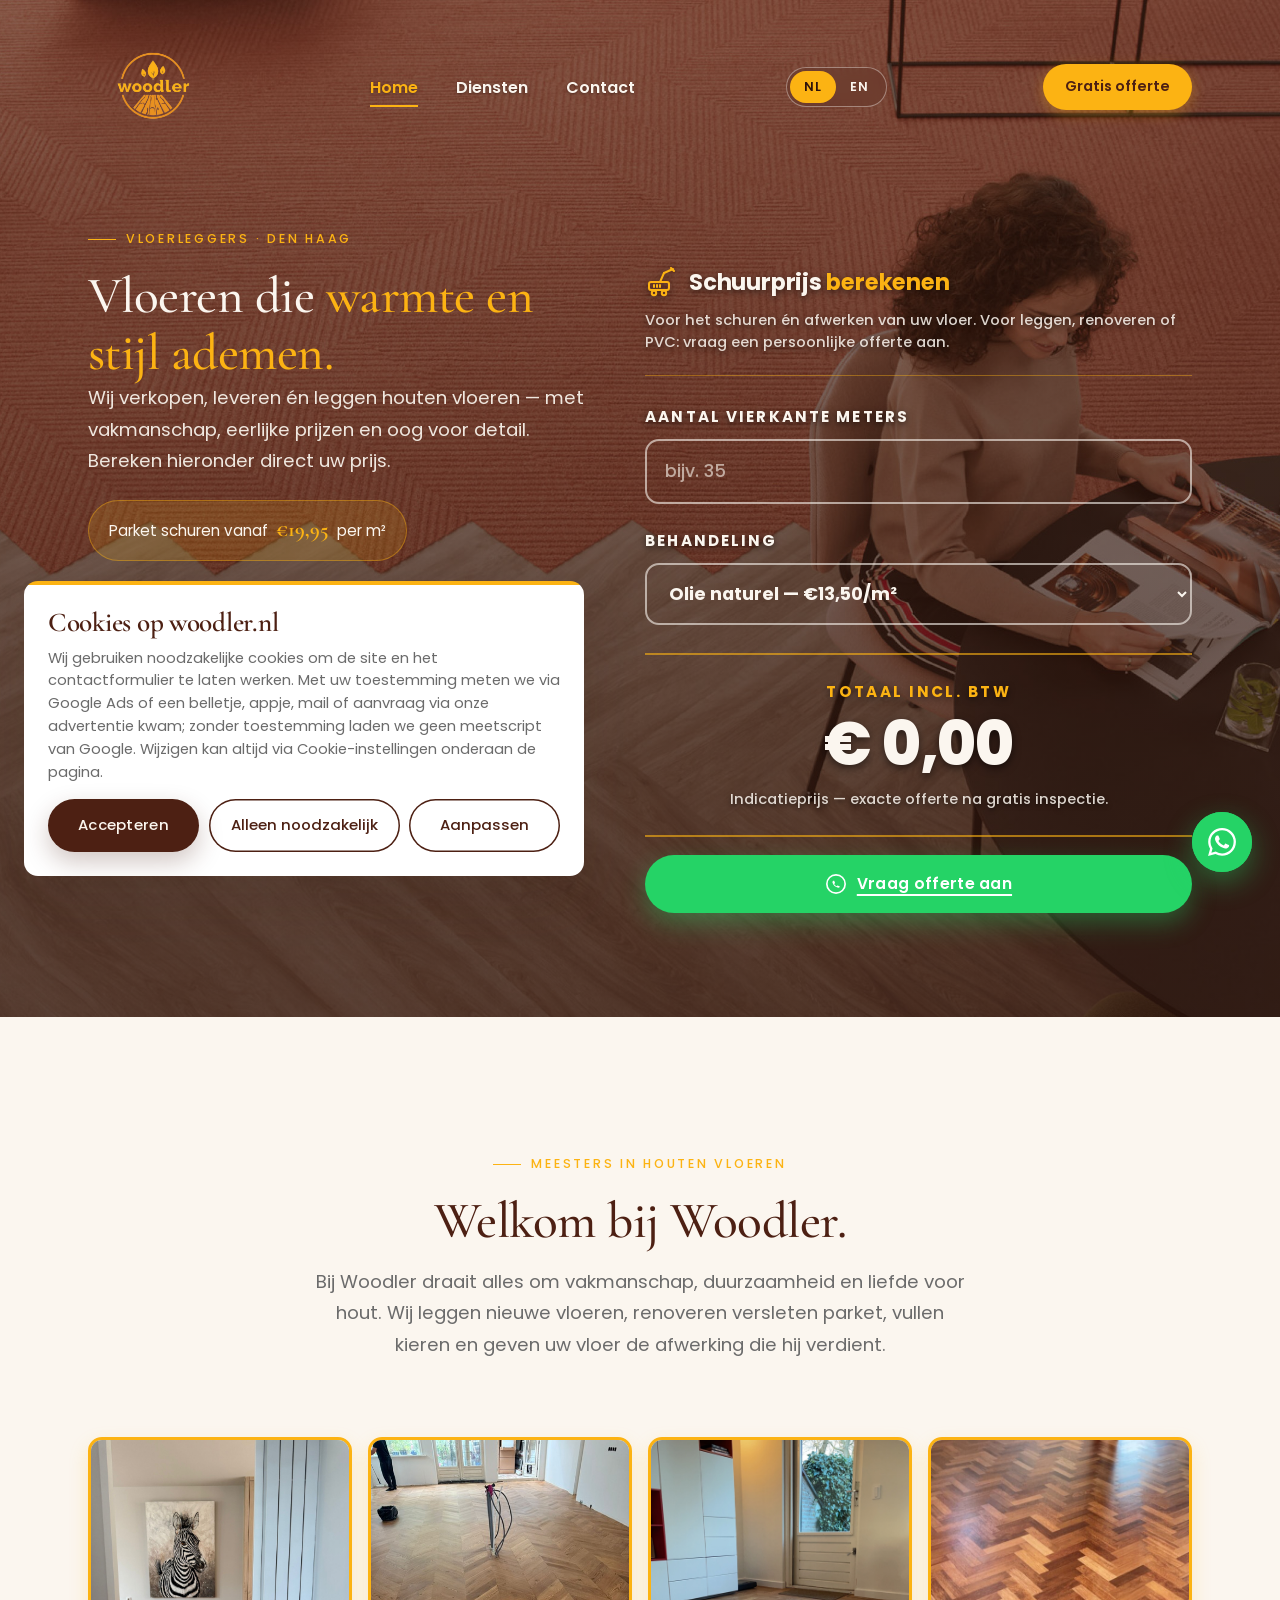
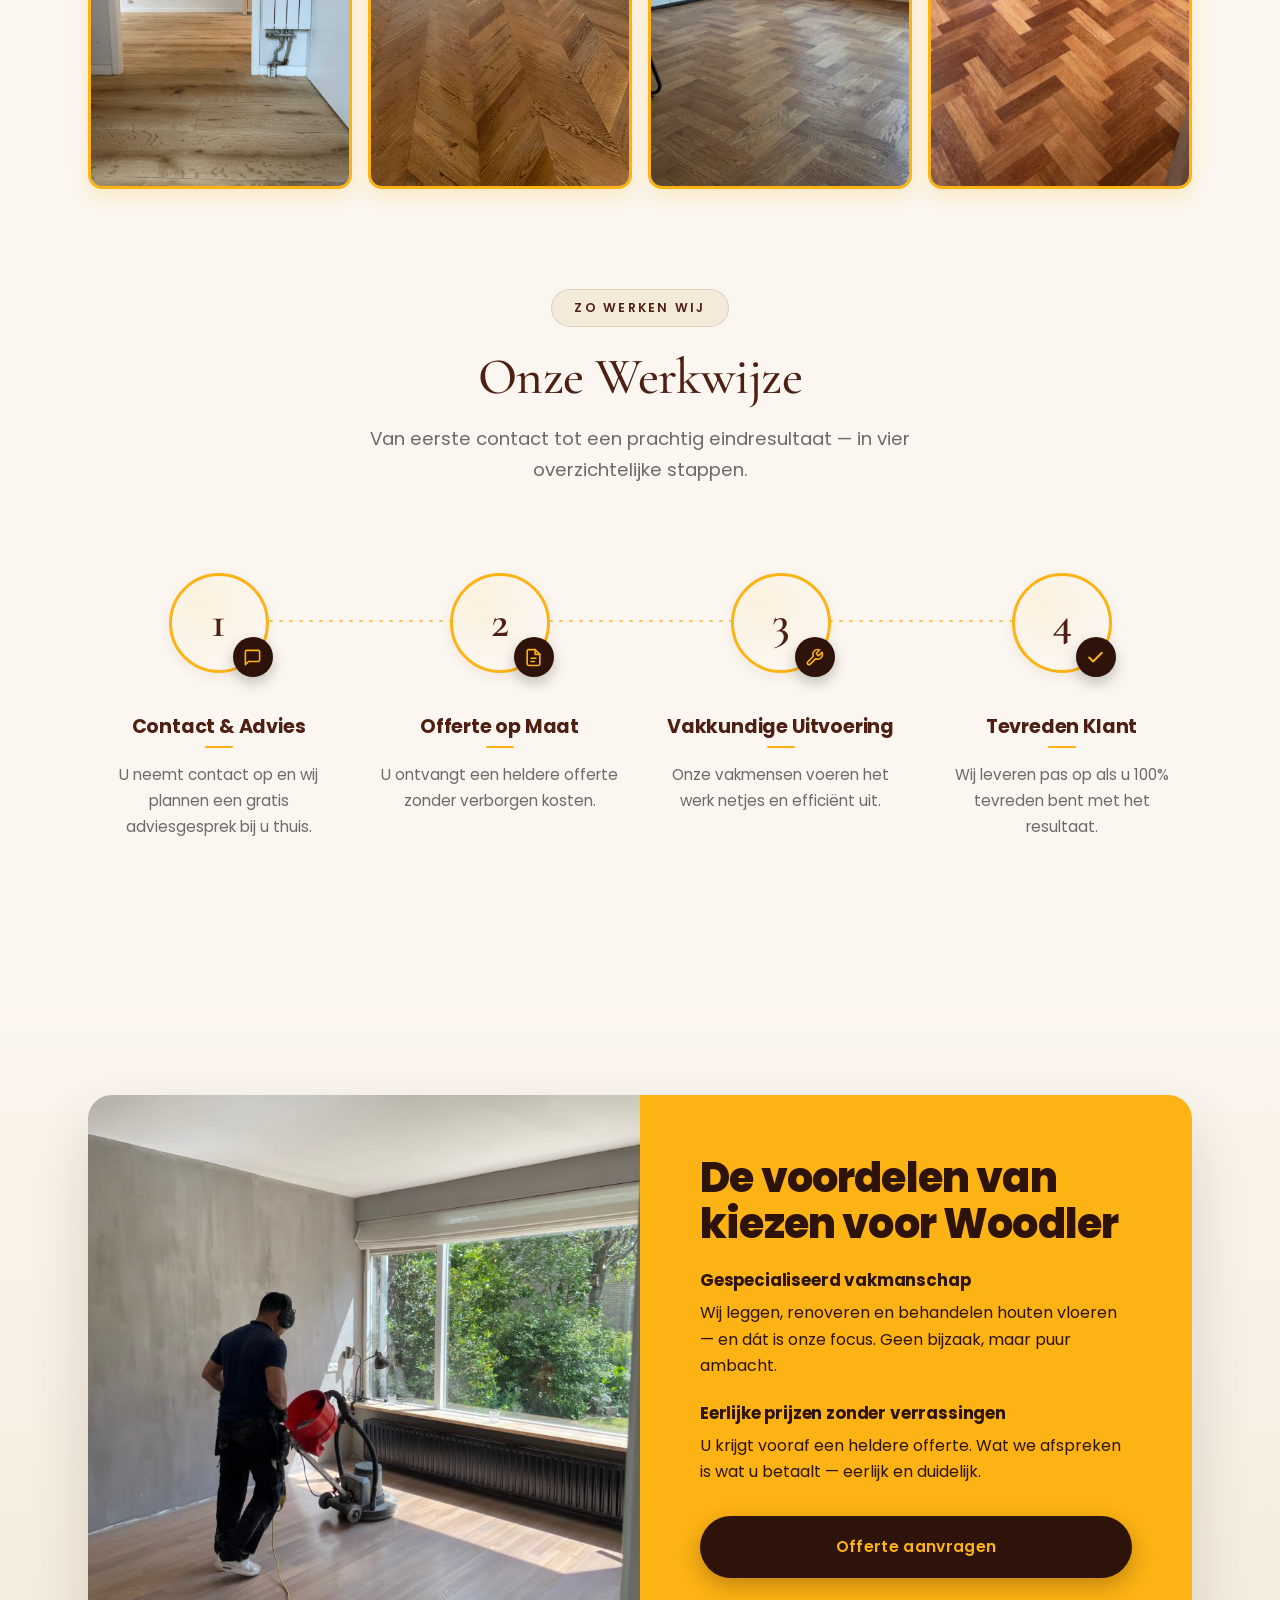
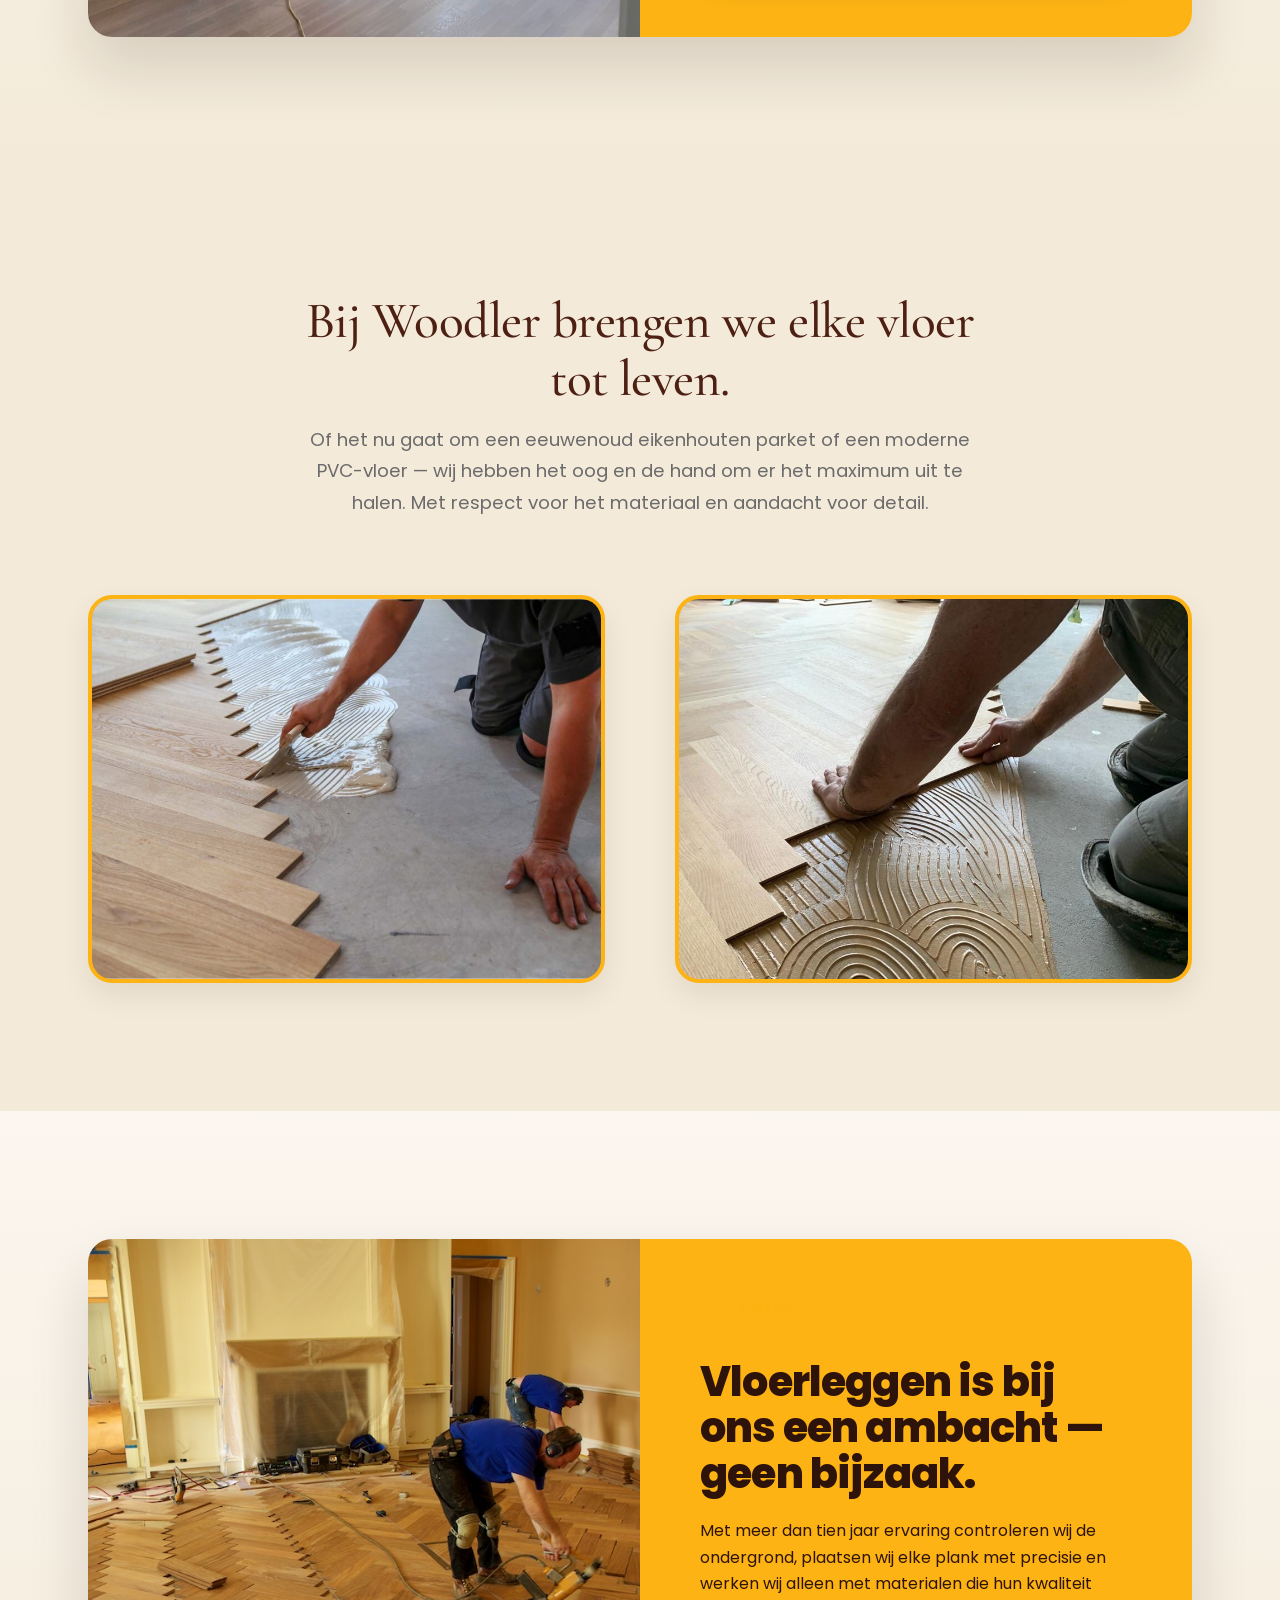
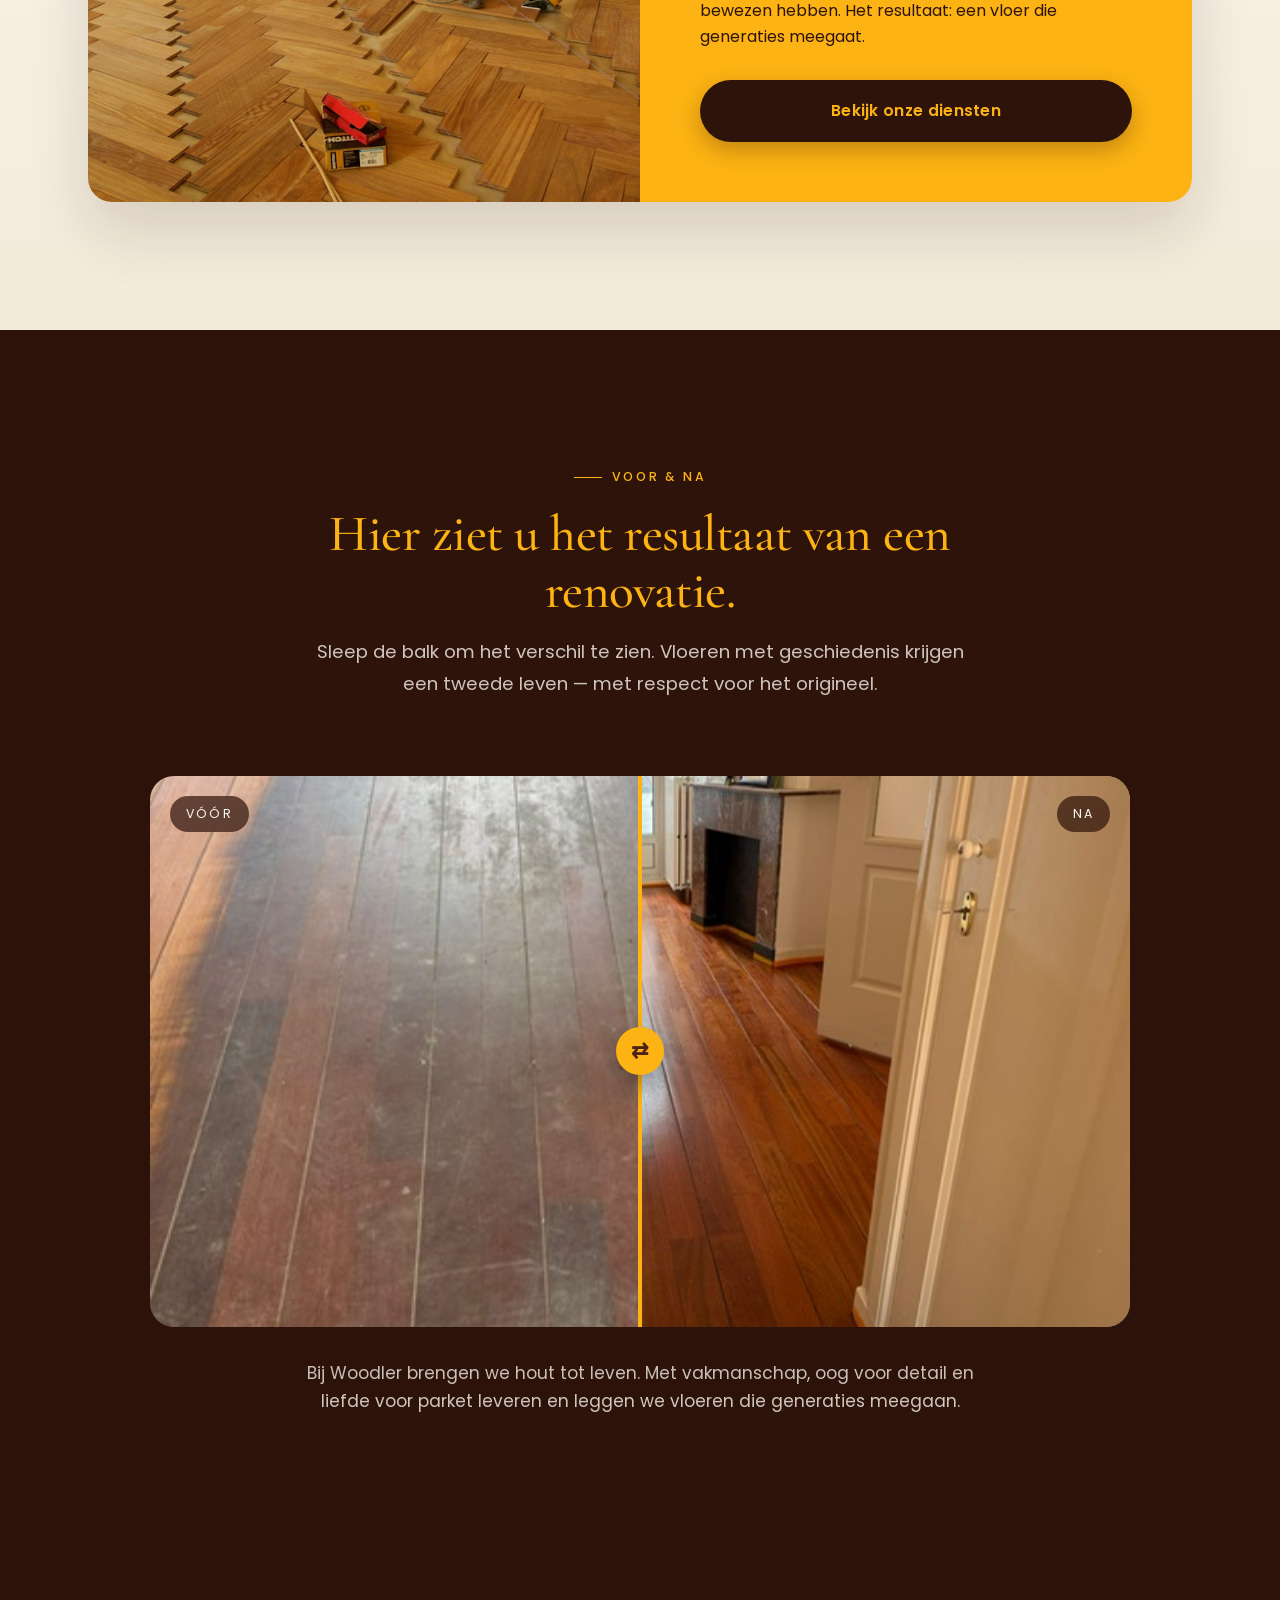
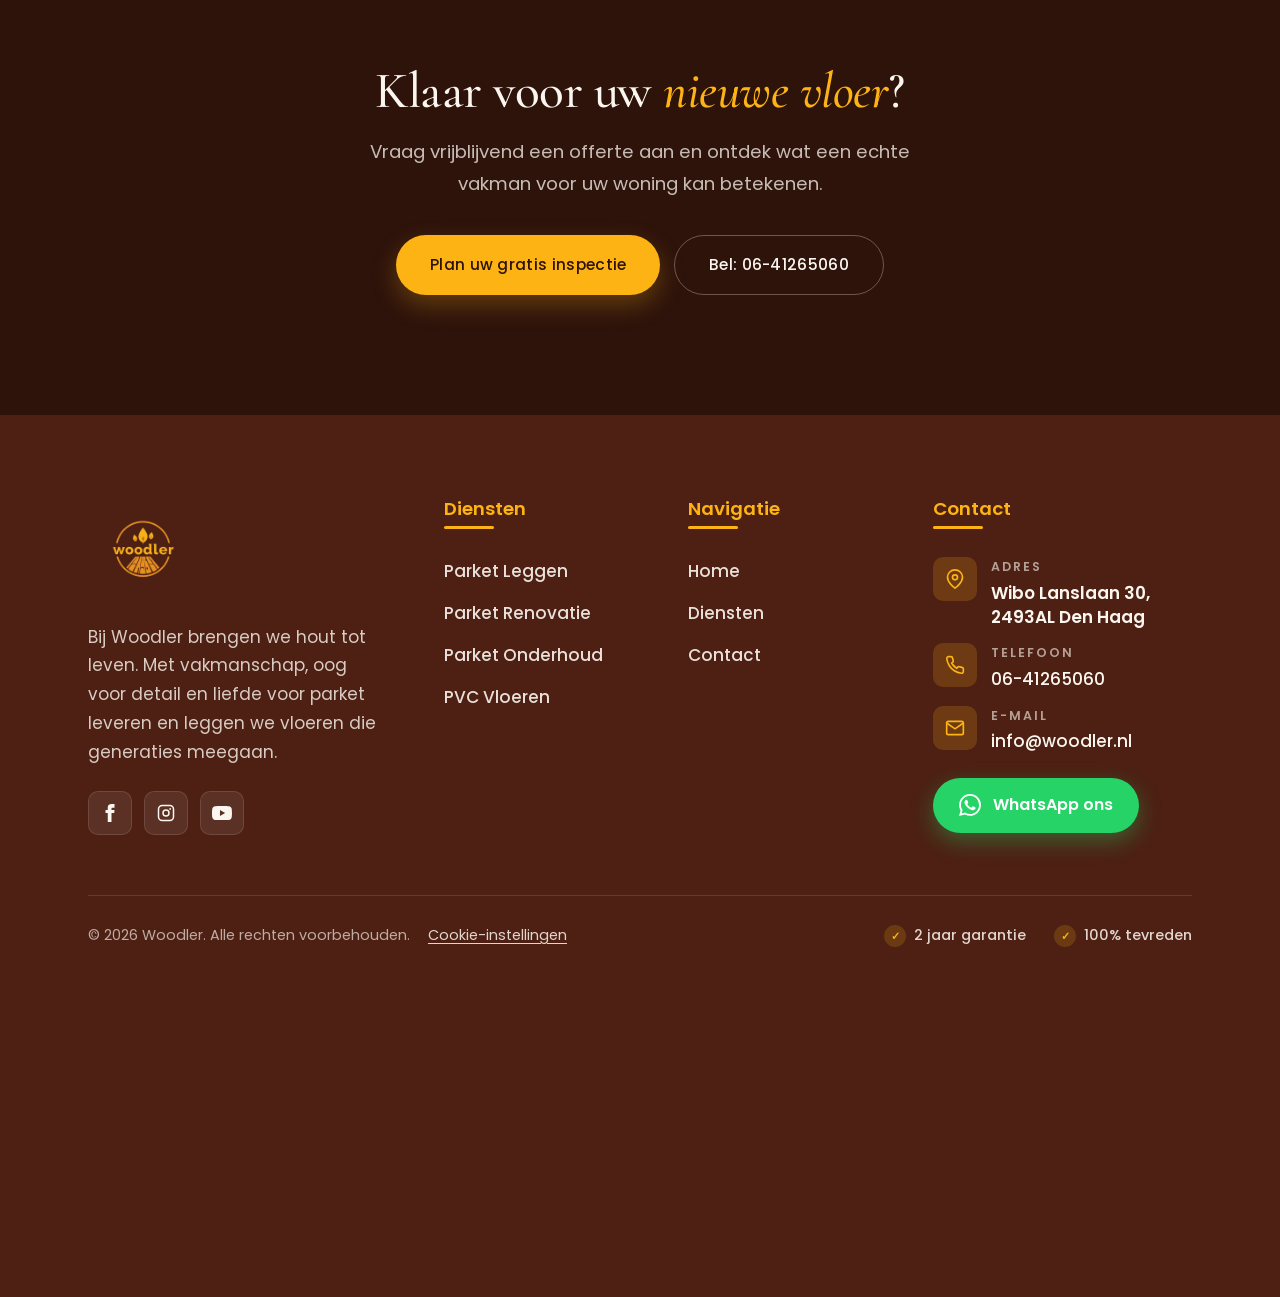
<file: index.html>
<!DOCTYPE html>
<html lang="nl">
<head>
    <meta charset="UTF-8">
    <meta name="viewport" content="width=device-width, initial-scale=1.0">
    <title data-nl="Woodler — Voor al uw vloeren | Vloerleggers Den Haag" data-en="Woodler — For all your floors | Floor Specialists The Hague">Woodler — Voor al uw vloeren | Vloerleggers Den Haag</title>
    <meta name="description" content="Woodler is uw specialist in houten vloeren in Den Haag. Parket leggen, renoveren en onderhouden — met vakmanschap, eerlijke prijzen en 2 jaar garantie.">
    <link rel="icon" href="/favicon.ico" sizes="48x48">
    <link rel="icon" type="image/png" sizes="96x96" href="/favicon-96.png">
    <link rel="apple-touch-icon" href="/apple-touch-icon.png">
    <link rel="preconnect" href="https://fonts.googleapis.com">
    <link rel="preconnect" href="https://fonts.gstatic.com" crossorigin>
    <link rel="stylesheet" href="https://fonts.googleapis.com/css2?family=Cormorant+Garamond:ital,wght@0,400;0,500;0,600;1,400;1,500&family=Poppins:wght@300;400;500;600;700;800&display=swap">
    <link rel="stylesheet" href="css/style.css?v=20260923">
    <!-- Google Ads-meting (consent-standaard denied, gtag.js pas na toestemming): js/meting.js -->
    <script src="js/meting.js?v=20260923"></script>
</head>
<body>

<header class="site-header" id="siteHeader">
    <div class="container nav-wrap">
        <a href="index.html" class="logo">
            <img src="images/IMG_2047-removebg-preview.png" alt="Woodler" class="logo-img">
        </a>
        <nav>
            <ul class="nav-links">
                <li><a href="index.html" class="active" data-nl="Home" data-en="Home">Home</a></li>
                <li><a href="diensten.html" data-nl="Diensten" data-en="Services">Diensten</a></li>
                <li><a href="contact.html" data-nl="Contact" data-en="Contact">Contact</a></li>
            </ul>
        </nav>
        <div class="lang-toggle" id="langToggle" role="group" aria-label="Taal kiezen">
            <button type="button" class="lang-opt active" data-lang="nl">NL</button>
            <button type="button" class="lang-opt" data-lang="en">EN</button>
        </div>
        <a href="contact.html" class="nav-cta" data-nl="Gratis offerte" data-en="Free quote">Gratis offerte</a>
        <button class="nav-toggle" id="navToggle" aria-label="Menu openen">
            <svg viewBox="0 0 24 24" fill="none" stroke="currentColor" stroke-width="2">
                <line x1="3" y1="7" x2="21" y2="7"/>
                <line x1="3" y1="12" x2="21" y2="12"/>
                <line x1="3" y1="17" x2="21" y2="17"/>
            </svg>
        </button>
    </div>
</header>

<main>

<!-- ============ CALCULATOR (HERO) ============ -->
<section class="calculator" id="calculator" style="padding-top: 220px; padding-bottom: 60px;">
    <img class="hero-bg" src="images/hero.jpg" alt="" onerror="this.style.display='none'">
    <div class="container calc-grid">
        <div class="calc-info reveal">
            <span class="eyebrow"
                  data-nl="Vloerleggers · Den Haag"
                  data-en="Floor specialists · The Hague">Vloerleggers · Den Haag</span>
            <h2 data-nl="Vloeren die <em>warmte en stijl ademen.</em>"
                data-en="Floors that <em>breathe warmth and style.</em>">Vloeren die <em>warmte en stijl ademen.</em></h2>
            <p class="lead"
               data-nl="Wij verkopen, leveren én leggen houten vloeren — met vakmanschap, eerlijke prijzen en oog voor detail. Bereken hieronder direct uw prijs."
               data-en="We sell, deliver and install wooden floors — with craftsmanship, honest prices and an eye for detail. Calculate your price below.">Wij verkopen, leveren én leggen houten vloeren — met vakmanschap, eerlijke prijzen en oog voor detail. Bereken hieronder direct uw prijs.</p>
            <div class="price-tag" data-nl="Parket schuren vanaf <strong>€19,95</strong> per m²" data-en="Parquet sanding from <strong>€19.95</strong> per m²">Parket schuren vanaf <strong>€19,95</strong> per m²</div>
        </div>
        <div class="calc-card reveal reveal-delay-1">
            <div class="calc-header">
                <div class="calc-title">
                    <svg class="calc-icon" viewBox="0 0 32 32" fill="none" stroke="currentColor" stroke-width="2" stroke-linecap="round" stroke-linejoin="round" aria-hidden="true">
                        <path d="M19 7 L28 3"/>
                        <line x1="26" y1="2" x2="29" y2="5"/>
                        <path d="M19 7 L15 16"/>
                        <rect x="4" y="16" width="20" height="8" rx="2"/>
                        <line x1="9" y1="19" x2="9" y2="21"/>
                        <line x1="12" y1="19" x2="12" y2="21"/>
                        <line x1="15" y1="19" x2="15" y2="21"/>
                        <circle cx="9" cy="27" r="2.2"/>
                        <circle cx="19" cy="27" r="2.2"/>
                    </svg>
                    <span data-nl="Schuurprijs <em>berekenen</em>" data-en="Sanding <em>price</em>">Schuurprijs <em>berekenen</em></span>
                </div>
                <div class="calc-sub" data-nl="Voor het schuren én afwerken van uw vloer. Voor leggen, renoveren of PVC: vraag een persoonlijke offerte aan." data-en="For sanding and finishing your floor. For installation, renovation or PVC: request a personal quote.">Voor het schuren én afwerken van uw vloer. Voor leggen, renoveren of PVC: vraag een persoonlijke offerte aan.</div>
            </div>
            <div class="calc-field">
                <label for="calc-m2" data-nl="Aantal vierkante meters" data-en="Square meters">Aantal vierkante meters</label>
                <input type="number" id="calc-m2" placeholder="bijv. 35" data-nl-placeholder="bijv. 35" data-en-placeholder="e.g. 35" min="1" max="500">
            </div>
            <div class="calc-field">
                <label for="calc-finish" data-nl="Behandeling" data-en="Treatment">Behandeling</label>
                <select id="calc-finish">
                    <option value="13.5" data-nl="Olie naturel — €13,50/m²" data-en="Natural oil — €13.50/m²">Olie naturel — €13,50/m²</option>
                    <option value="15.5" data-nl="Olie kleur — €15,50/m²" data-en="Coloured oil — €15.50/m²">Olie kleur — €15,50/m²</option>
                    <option value="15.5" data-nl="Hardwax naturel — €15,50/m²" data-en="Hardwax natural — €15.50/m²">Hardwax naturel — €15,50/m²</option>
                    <option value="17.5" data-nl="Hardwax kleur — €17,50/m²" data-en="Hardwax coloured — €17.50/m²">Hardwax kleur — €17,50/m²</option>
                    <option value="18.5" data-nl="Lak naturel — €18,50/m²" data-en="Natural lacquer — €18.50/m²">Lak naturel — €18,50/m²</option>
                    <option value="21.5" data-nl="Lak invisible — €21,50/m²" data-en="Invisible lacquer — €21.50/m²">Lak invisible — €21,50/m²</option>
                    <option value="25.5" data-nl="Lak kleur — €25,50/m²" data-en="Coloured lacquer — €25.50/m²">Lak kleur — €25,50/m²</option>
                </select>
            </div>
            <div class="calc-result">
                <div class="label" data-nl="Totaal incl. BTW" data-en="Total incl. VAT">Totaal incl. BTW</div>
                <div class="amount" id="calc-amount">€ 0,00</div>
                <div class="note" data-nl="Indicatieprijs — exacte offerte na gratis inspectie." data-en="Indicative price — exact quote after free inspection.">Indicatieprijs — exacte offerte na gratis inspectie.</div>
            </div>
            <a href="https://wa.me/31641265060" class="btn btn-whatsapp" style="width: 100%; margin-top: 18px;">
                <svg viewBox="0 0 24 24" fill="none" stroke="currentColor" stroke-width="1.8" stroke-linecap="round" stroke-linejoin="round" aria-hidden="true">
                    <circle cx="12" cy="12" r="10" fill="none"/>
                    <path d="M8.5 9.5c0-.5.4-1 1-1h.5l1 2.5-1 1c.5 1 1.5 2 2.5 2.5l1-1 2.5 1v.5c0 .6-.5 1-1 1-3.5 0-7-3.5-7-7z" fill="currentColor" stroke="none"/>
                </svg>
                <span data-nl="Vraag offerte aan" data-en="Request a quote">Vraag offerte aan</span>
            </a>
        </div>
    </div>
</section>

<!-- ============ WELKOM BIJ WOODLER ============ -->
<section style="padding-bottom: 50px;">
    <div class="container">
        <div class="section-head reveal">
            <span class="eyebrow" data-nl="Meesters in houten vloeren" data-en="Masters in wooden floors">Meesters in houten vloeren</span>
            <h2 data-nl="Welkom bij Woodler." data-en="Welcome to Woodler.">Welkom bij Woodler.</h2>
            <p class="lead" data-nl="Bij Woodler draait alles om vakmanschap, duurzaamheid en liefde voor hout. Wij leggen nieuwe vloeren, renoveren versleten parket, vullen kieren en geven uw vloer de afwerking die hij verdient." data-en="At Woodler everything revolves around craftsmanship, durability and a love for wood. We install new floors, renovate worn parquet, fill gaps and give your floor the finish it deserves.">Bij Woodler draait alles om vakmanschap, duurzaamheid en liefde voor hout. Wij leggen nieuwe vloeren, renoveren versleten parket, vullen kieren en geven uw vloer de afwerking die hij verdient.</p>
        </div>
        <div class="gallery-grid reveal">
            <img src="images/zebra-vloer.jpg" alt="Eikenhouten vloer in stijlvol interieur" loading="lazy">
            <img src="images/visgraat-vloer.jpg" alt="Visgraat parket gelegd" loading="lazy">
            <img src="images/IMG_1562.jpg" alt="Houten vloer project" loading="lazy">
            <img src="images/result_IMG_1436-2-559x1024.jpg" alt="Houten vloer detail" loading="lazy">
        </div>
    </div>
</section>

<!-- ============ ZO WERKEN WIJ ============ -->
<section class="steps" style="padding-top: 50px;">
    <div class="container">
        <div class="section-head reveal">
            <span class="eyebrow eyebrow-pill" data-nl="Zo werken wij" data-en="How we work">Zo werken wij</span>
            <h2 data-nl="Onze Werkwijze" data-en="Our Process">Onze Werkwijze</h2>
            <p class="lead" data-nl="Van eerste contact tot een prachtig eindresultaat — in vier overzichtelijke stappen." data-en="From first contact to a beautiful end result — in four clear steps.">Van eerste contact tot een prachtig eindresultaat — in vier overzichtelijke stappen.</p>
        </div>
        <div class="steps-flow">
            <div class="step-flow reveal">
                <div class="step-circle-wrap">
                    <div class="step-circle">1</div>
                    <div class="step-icon">
                        <svg viewBox="0 0 24 24" fill="none" stroke="currentColor" stroke-width="2" stroke-linecap="round" stroke-linejoin="round" aria-hidden="true"><path d="M21 15a2 2 0 0 1-2 2H7l-4 4V5a2 2 0 0 1 2-2h14a2 2 0 0 1 2 2z"/></svg>
                    </div>
                </div>
                <h3 data-nl="Contact &amp; Advies" data-en="Contact &amp; Advice">Contact &amp; Advies</h3>
                <p data-nl="U neemt contact op en wij plannen een gratis adviesgesprek bij u thuis." data-en="You get in touch and we schedule a free consultation at your home.">U neemt contact op en wij plannen een gratis adviesgesprek bij u thuis.</p>
            </div>
            <div class="step-flow reveal reveal-delay-1">
                <div class="step-circle-wrap">
                    <div class="step-circle">2</div>
                    <div class="step-icon">
                        <svg viewBox="0 0 24 24" fill="none" stroke="currentColor" stroke-width="2" stroke-linecap="round" stroke-linejoin="round" aria-hidden="true"><path d="M14 2H6a2 2 0 0 0-2 2v16a2 2 0 0 0 2 2h12a2 2 0 0 0 2-2V8z"/><polyline points="14 2 14 8 20 8"/><line x1="9" y1="13" x2="15" y2="13"/><line x1="9" y1="17" x2="13" y2="17"/></svg>
                    </div>
                </div>
                <h3 data-nl="Offerte op Maat" data-en="Tailored Quote">Offerte op Maat</h3>
                <p data-nl="U ontvangt een heldere offerte zonder verborgen kosten." data-en="You receive a clear quote with no hidden costs.">U ontvangt een heldere offerte zonder verborgen kosten.</p>
            </div>
            <div class="step-flow reveal reveal-delay-2">
                <div class="step-circle-wrap">
                    <div class="step-circle">3</div>
                    <div class="step-icon">
                        <svg viewBox="0 0 24 24" fill="none" stroke="currentColor" stroke-width="2" stroke-linecap="round" stroke-linejoin="round" aria-hidden="true"><path d="M14.7 6.3a1 1 0 0 0 0 1.4l1.6 1.6a1 1 0 0 0 1.4 0l3.77-3.77a6 6 0 0 1-7.94 7.94l-6.91 6.91a2.12 2.12 0 0 1-3-3l6.91-6.91a6 6 0 0 1 7.94-7.94l-3.76 3.76z"/></svg>
                    </div>
                </div>
                <h3 data-nl="Vakkundige Uitvoering" data-en="Expert Execution">Vakkundige Uitvoering</h3>
                <p data-nl="Onze vakmensen voeren het werk netjes en efficiënt uit." data-en="Our craftsmen carry out the work neatly and efficiently.">Onze vakmensen voeren het werk netjes en efficiënt uit.</p>
            </div>
            <div class="step-flow reveal reveal-delay-3">
                <div class="step-circle-wrap">
                    <div class="step-circle">4</div>
                    <div class="step-icon">
                        <svg viewBox="0 0 24 24" fill="none" stroke="currentColor" stroke-width="2.5" stroke-linecap="round" stroke-linejoin="round" aria-hidden="true"><polyline points="20 6 9 17 4 12"/></svg>
                    </div>
                </div>
                <h3 data-nl="Tevreden Klant" data-en="Satisfied Client">Tevreden Klant</h3>
                <p data-nl="Wij leveren pas op als u 100% tevreden bent met het resultaat." data-en="We only deliver once you're 100% satisfied with the result.">Wij leveren pas op als u 100% tevreden bent met het resultaat.</p>
            </div>
        </div>
    </div>
</section>

<!-- ============ DE VOORDELEN ============ -->
<section class="advantages">
    <div class="container">
        <div class="advantage-card reveal">
            <div class="advantage-img">
                <img src="images/IMG_1965-1024x768.jpg" alt="Vakman aan het werk met schuurmachine" loading="lazy">
            </div>
            <div class="advantage-content">
                <h2 class="advantage-title" data-nl="De voordelen van kiezen voor Woodler" data-en="The benefits of choosing Woodler">De voordelen van kiezen voor Woodler</h2>
                <div class="advantage-feature">
                    <h3 data-nl="Gespecialiseerd vakmanschap" data-en="Specialised craftsmanship">Gespecialiseerd vakmanschap</h3>
                    <p data-nl="Wij leggen, renoveren en behandelen houten vloeren — en dát is onze focus. Geen bijzaak, maar puur ambacht." data-en="We install, renovate and treat wooden floors — that's our focus. Not a side job, but pure craftsmanship.">Wij leggen, renoveren en behandelen houten vloeren — en dát is onze focus. Geen bijzaak, maar puur ambacht.</p>
                </div>
                <div class="advantage-feature">
                    <h3 data-nl="Eerlijke prijzen zonder verrassingen" data-en="Honest prices, no surprises">Eerlijke prijzen zonder verrassingen</h3>
                    <p data-nl="U krijgt vooraf een heldere offerte. Wat we afspreken is wat u betaalt — eerlijk en duidelijk." data-en="You receive a clear quote upfront. What we agree is what you pay — honest and straightforward.">U krijgt vooraf een heldere offerte. Wat we afspreken is wat u betaalt — eerlijk en duidelijk.</p>
                </div>
                <a href="contact.html" class="btn advantage-cta" data-nl="Offerte aanvragen" data-en="Request a quote">Offerte aanvragen</a>
            </div>
        </div>
    </div>
</section>

<!-- ============ ELKE VLOER TOT LEVEN ============ -->
<section class="amber-section">
    <div class="container">
        <div class="section-head reveal">
            <h2 data-nl="Bij Woodler brengen we elke vloer tot leven." data-en="At Woodler we bring every floor to life.">Bij Woodler brengen we elke vloer tot leven.</h2>
            <p class="lead" data-nl="Of het nu gaat om een eeuwenoud eikenhouten parket of een moderne PVC-vloer — wij hebben het oog en de hand om er het maximum uit te halen. Met respect voor het materiaal en aandacht voor detail." data-en="Whether it's a centuries-old oak parquet or a modern PVC floor — we have the eye and the skill to get the most out of it. With respect for the material and attention to detail.">Of het nu gaat om een eeuwenoud eikenhouten parket of een moderne PVC-vloer — wij hebben het oog en de hand om er het maximum uit te halen. Met respect voor het materiaal en aandacht voor detail.</p>
        </div>

        <div class="two-up">
            <div class="img-wrap reveal">
                <img src="images/VERLIJMD-1-1-1024x683.jpg" alt="Verlijmd parket" loading="lazy">
            </div>
            <div class="img-wrap reveal reveal-delay-1">
                <img src="images/leggen-houten-vloer-op-vloerverwarming-jpg-1024x768-2.jpg" alt="Vloer op vloerverwarming" loading="lazy">
            </div>
        </div>
    </div>
</section>

<!-- ============ VLOERLEGGEN AMBACHT ============ -->
<section class="advantages">
    <div class="container">
        <div class="advantage-card reveal">
            <div class="advantage-img">
                <img src="images/MG_3974.jpg" alt="Vloerleggen ambacht" loading="lazy">
            </div>
            <div class="advantage-content">
                <span class="eyebrow" data-nl="Ambacht" data-en="Craft">Ambacht</span>
                <h2 class="advantage-title" data-nl="Vloerleggen is bij ons een ambacht — geen bijzaak." data-en="Floor laying is a craft to us — never a side job.">Vloerleggen is bij ons een ambacht — geen bijzaak.</h2>
                <div class="advantage-feature">
                    <p data-nl="Met meer dan tien jaar ervaring controleren wij de ondergrond, plaatsen wij elke plank met precisie en werken wij alleen met materialen die hun kwaliteit bewezen hebben. Het resultaat: een vloer die generaties meegaat." data-en="With more than ten years of experience we check the substrate, place every plank with precision and work only with materials that have proven their quality. The result: a floor that lasts generations.">Met meer dan tien jaar ervaring controleren wij de ondergrond, plaatsen wij elke plank met precisie en werken wij alleen met materialen die hun kwaliteit bewezen hebben. Het resultaat: een vloer die generaties meegaat.</p>
                </div>
                <a href="diensten.html" class="btn advantage-cta" data-nl="Bekijk onze diensten" data-en="View our services">Bekijk onze diensten</a>
            </div>
        </div>
    </div>
</section>

<!-- ============ VOOR EN NA ============ -->
<section class="before-after">
    <div class="container">
        <div class="section-head reveal">
            <span class="eyebrow" data-nl="Voor &amp; na" data-en="Before &amp; after">Voor &amp; na</span>
            <h2 data-nl="Hier ziet u het resultaat van een renovatie." data-en="See the result of a renovation here.">Hier ziet u het resultaat van een renovatie.</h2>
            <p class="lead" data-nl="Sleep de balk om het verschil te zien. Vloeren met geschiedenis krijgen een tweede leven — met respect voor het origineel." data-en="Drag the slider to see the difference. Floors with history get a second life — with respect for the original.">Sleep de balk om het verschil te zien. Vloeren met geschiedenis krijgen een tweede leven — met respect voor het origineel.</p>
        </div>
        <div class="ba-wrap reveal" id="baWrap">
            <span class="ba-label before" data-nl="Vóór" data-en="Before">Vóór</span>
            <span class="ba-label after" data-nl="Na" data-en="After">Na</span>
            <img class="ba-img ba-before" src="images/voor-renovatie.jpg" alt="Vloer vóór renovatie">
            <img class="ba-img ba-after" id="baAfter" src="images/na-renovatie.jpg" alt="Vloer na renovatie">
            <div class="ba-handle" id="baHandle"></div>
        </div>
        <p class="center mt-md" style="color: rgba(251, 246, 239, 0.8); max-width: 720px; margin: 32px auto 0;" data-nl="Bij Woodler brengen we hout tot leven. Met vakmanschap, oog voor detail en liefde voor parket leveren en leggen we vloeren die generaties meegaan." data-en="At Woodler we bring wood to life. With craftsmanship, an eye for detail and a love for parquet, we supply and install floors that last generations.">Bij Woodler brengen we hout tot leven. Met vakmanschap, oog voor detail en liefde voor parket leveren en leggen we vloeren die generaties meegaan.</p>
    </div>
</section>

<!-- ============ CTA ============ -->
<section class="cta-banner">
    <div class="container reveal">
        <h2 data-nl="Klaar voor uw <em>nieuwe vloer</em>?" data-en="Ready for your <em>new floor</em>?">Klaar voor uw <em>nieuwe vloer</em>?</h2>
        <p class="lead" data-nl="Vraag vrijblijvend een offerte aan en ontdek wat een echte vakman voor uw woning kan betekenen." data-en="Request a quote with no obligation and discover what a true craftsman can do for your home.">Vraag vrijblijvend een offerte aan en ontdek wat een echte vakman voor uw woning kan betekenen.</p>
        <div class="cta-actions">
            <a href="contact.html" class="btn" data-nl="Plan uw gratis inspectie" data-en="Book your free inspection">Plan uw gratis inspectie</a>
            <a href="tel:0641265060" class="btn btn-secondary" data-nl="Bel: 06-41265060" data-en="Call: 06-41265060">Bel: 06-41265060</a>
        </div>
    </div>
</section>

</main>

<!-- ============ FOOTER ============ -->
<footer class="site-footer">
    <div class="container">
        <div class="footer-grid">
            <div>
                <img src="images/IMG_2047-removebg-preview.png" alt="Woodler" style="height: 110px; width: auto; display: block;">
                <p class="footer-brand-text" data-nl="Bij Woodler brengen we hout tot leven. Met vakmanschap, oog voor detail en liefde voor parket leveren en leggen we vloeren die generaties meegaan." data-en="At Woodler we bring wood to life. With craftsmanship, an eye for detail and a love for parquet, we supply and install floors that last generations.">Bij Woodler brengen we hout tot leven. Met vakmanschap, oog voor detail en liefde voor parket leveren en leggen we vloeren die generaties meegaan.</p>
                <div class="socials">
                    <a href="#" aria-label="Facebook">
                        <svg width="18" height="18" viewBox="0 0 24 24" fill="currentColor"><path d="M9 8h-3v4h3v12h5v-12h3.642l.358-4h-4v-1.667c0-.955.192-1.333 1.115-1.333h2.885v-5h-3.808c-3.596 0-5.192 1.583-5.192 4.615v3.385z"/></svg>
                    </a>
                    <a href="#" aria-label="Instagram">
                        <svg width="18" height="18" viewBox="0 0 24 24" fill="none" stroke="currentColor" stroke-width="2"><rect x="2" y="2" width="20" height="20" rx="5"/><circle cx="12" cy="12" r="4"/><circle cx="17.5" cy="6.5" r="1.2" fill="currentColor" stroke="none"/></svg>
                    </a>
                    <a href="#" aria-label="YouTube">
                        <svg width="20" height="20" viewBox="0 0 24 24" fill="currentColor"><path d="M23.498 6.186a3.016 3.016 0 0 0-2.122-2.136C19.505 3.545 12 3.545 12 3.545s-7.505 0-9.377.505A3.017 3.017 0 0 0 .502 6.186C0 8.07 0 12 0 12s0 3.93.502 5.814a3.016 3.016 0 0 0 2.122 2.136c1.871.505 9.376.505 9.376.505s7.505 0 9.377-.505a3.015 3.015 0 0 0 2.122-2.136C24 15.93 24 12 24 12s0-3.93-.502-5.814zM9.545 15.568V8.432L15.818 12l-6.273 3.568z"/></svg>
                    </a>
                </div>
            </div>
            <div>
                <h4 data-nl="Diensten" data-en="Services">Diensten</h4>
                <ul>
                    <li><a href="diensten.html" data-nl="Parket Leggen" data-en="Parquet Installation">Parket Leggen</a></li>
                    <li><a href="diensten.html" data-nl="Parket Renovatie" data-en="Parquet Renovation">Parket Renovatie</a></li>
                    <li><a href="diensten.html" data-nl="Parket Onderhoud" data-en="Parquet Maintenance">Parket Onderhoud</a></li>
                    <li><a href="diensten.html" data-nl="PVC Vloeren" data-en="PVC Flooring">PVC Vloeren</a></li>
                </ul>
            </div>
            <div>
                <h4 data-nl="Navigatie" data-en="Navigation">Navigatie</h4>
                <ul>
                    <li><a href="index.html" data-nl="Home" data-en="Home">Home</a></li>
                    <li><a href="diensten.html" data-nl="Diensten" data-en="Services">Diensten</a></li>
                    <li><a href="contact.html" data-nl="Contact" data-en="Contact">Contact</a></li>
                </ul>
            </div>
            <div>
                <h4 data-nl="Contact" data-en="Contact">Contact</h4>
                <ul class="footer-contact-list">
                    <li>
                        <div class="ico"><svg viewBox="0 0 24 24" fill="none" stroke="currentColor" stroke-width="2"><path d="M21 10c0 7-9 13-9 13s-9-6-9-13a9 9 0 0 1 18 0z"/><circle cx="12" cy="10" r="3"/></svg></div>
                        <div>
                            <div class="label" data-nl="Adres" data-en="Address">Adres</div>
                            <div class="value">Wibo Lanslaan 30, 2493AL Den Haag</div>
                        </div>
                    </li>
                    <li>
                        <div class="ico"><svg viewBox="0 0 24 24" fill="none" stroke="currentColor" stroke-width="2"><path d="M22 16.92v3a2 2 0 0 1-2.18 2 19.79 19.79 0 0 1-8.63-3.07 19.5 19.5 0 0 1-6-6 19.79 19.79 0 0 1-3.07-8.67A2 2 0 0 1 4.11 2h3a2 2 0 0 1 2 1.72 12.84 12.84 0 0 0 .7 2.81 2 2 0 0 1-.45 2.11L8.09 9.91a16 16 0 0 0 6 6l1.27-1.27a2 2 0 0 1 2.11-.45 12.84 12.84 0 0 0 2.81.7A2 2 0 0 1 22 16.92z"/></svg></div>
                        <div>
                            <div class="label" data-nl="Telefoon" data-en="Phone">Telefoon</div>
                            <div class="value"><a href="tel:0641265060">06-41265060</a></div>
                        </div>
                    </li>
                    <li>
                        <div class="ico"><svg viewBox="0 0 24 24" fill="none" stroke="currentColor" stroke-width="2"><path d="M4 4h16c1.1 0 2 .9 2 2v12c0 1.1-.9 2-2 2H4c-1.1 0-2-.9-2-2V6c0-1.1.9-2 2-2z"/><polyline points="22,6 12,13 2,6"/></svg></div>
                        <div>
                            <div class="label" data-nl="E-mail" data-en="Email">E-mail</div>
                            <div class="value"><a href="mailto:info@woodler.nl">info@woodler.nl</a></div>
                        </div>
                    </li>
                </ul>
                <a href="https://wa.me/31641265060" class="footer-whatsapp">
                    <svg viewBox="0 0 24 24"><path d="M17.472 14.382c-.297-.149-1.758-.867-2.03-.967-.273-.099-.471-.148-.67.15-.197.297-.767.966-.94 1.164-.173.199-.347.223-.644.075-.297-.15-1.255-.463-2.39-1.475-.883-.788-1.48-1.761-1.653-2.059-.173-.297-.018-.458.13-.606.134-.133.298-.347.446-.52.149-.174.198-.298.298-.497.099-.198.05-.371-.025-.52-.075-.149-.669-1.612-.916-2.207-.242-.579-.487-.5-.669-.51-.173-.008-.371-.01-.57-.01-.198 0-.52.074-.792.372-.272.297-1.04 1.016-1.04 2.479 0 1.462 1.065 2.875 1.213 3.074.149.198 2.096 3.2 5.077 4.487.709.306 1.262.489 1.694.625.712.227 1.36.195 1.871.118.571-.085 1.758-.719 2.006-1.413.248-.694.248-1.289.173-1.413-.074-.124-.272-.198-.57-.347m-5.421 7.403h-.004a9.87 9.87 0 01-5.031-1.378l-.361-.214-3.741.982.998-3.648-.235-.374a9.86 9.86 0 01-1.51-5.26c.001-5.45 4.436-9.884 9.888-9.884 2.64 0 5.122 1.03 6.988 2.898a9.825 9.825 0 012.893 6.994c-.003 5.45-4.437 9.884-9.885 9.884m8.413-18.297A11.815 11.815 0 0012.05 0C5.495 0 .16 5.335.157 11.892c0 2.096.547 4.142 1.588 5.945L.057 24l6.305-1.654a11.882 11.882 0 005.683 1.448h.005c6.554 0 11.89-5.335 11.893-11.893a11.821 11.821 0 00-3.48-8.413z"/></svg>
                    <span data-nl="WhatsApp ons" data-en="Message us on WhatsApp">WhatsApp ons</span>
                </a>
            </div>
        </div>
        <div class="footer-bottom">
            <div class="footer-legal">
                <div data-nl="© 2026 Woodler. Alle rechten voorbehouden." data-en="© 2026 Woodler. All rights reserved.">© 2026 Woodler. Alle rechten voorbehouden.</div>
                <a href="#" data-cookie-instellingen data-nl="Cookie-instellingen" data-en="Cookie settings">Cookie-instellingen</a>
            </div>
            <div class="footer-trust">
                <span><span class="check">✓</span> <span data-nl="2 jaar garantie" data-en="2-year warranty">2 jaar garantie</span></span>
                <span><span class="check">✓</span> <span data-nl="100% tevreden" data-en="100% satisfied">100% tevreden</span></span>
            </div>
        </div>
    </div>
</footer>

<a href="https://wa.me/31641265060" class="whatsapp-float" aria-label="WhatsApp">
    <svg width="28" height="28" viewBox="0 0 24 24" fill="currentColor">
        <path d="M17.472 14.382c-.297-.149-1.758-.867-2.03-.967-.273-.099-.471-.148-.67.15-.197.297-.767.966-.94 1.164-.173.199-.347.223-.644.075-.297-.15-1.255-.463-2.39-1.475-.883-.788-1.48-1.761-1.653-2.059-.173-.297-.018-.458.13-.606.134-.133.298-.347.446-.52.149-.174.198-.298.298-.497.099-.198.05-.371-.025-.52-.075-.149-.669-1.612-.916-2.207-.242-.579-.487-.5-.669-.51-.173-.008-.371-.01-.57-.01-.198 0-.52.074-.792.372-.272.297-1.04 1.016-1.04 2.479 0 1.462 1.065 2.875 1.213 3.074.149.198 2.096 3.2 5.077 4.487.709.306 1.262.489 1.694.625.712.227 1.36.195 1.871.118.571-.085 1.758-.719 2.006-1.413.248-.694.248-1.289.173-1.413-.074-.124-.272-.198-.57-.347m-5.421 7.403h-.004a9.87 9.87 0 01-5.031-1.378l-.361-.214-3.741.982.998-3.648-.235-.374a9.86 9.86 0 01-1.51-5.26c.001-5.45 4.436-9.884 9.888-9.884 2.64 0 5.122 1.03 6.988 2.898a9.825 9.825 0 012.893 6.994c-.003 5.45-4.437 9.884-9.885 9.884m8.413-18.297A11.815 11.815 0 0012.05 0C5.495 0 .16 5.335.157 11.892c0 2.096.547 4.142 1.588 5.945L.057 24l6.305-1.654a11.882 11.882 0 005.683 1.448h.005c6.554 0 11.89-5.335 11.893-11.893a11.821 11.821 0 00-3.48-8.413z"/>
    </svg>
</a>

<script src="js/main.js?v=20260923"></script>
<script src="js/cookiebanner.js?v=20260923" defer></script>
</body>
</html>
</file>
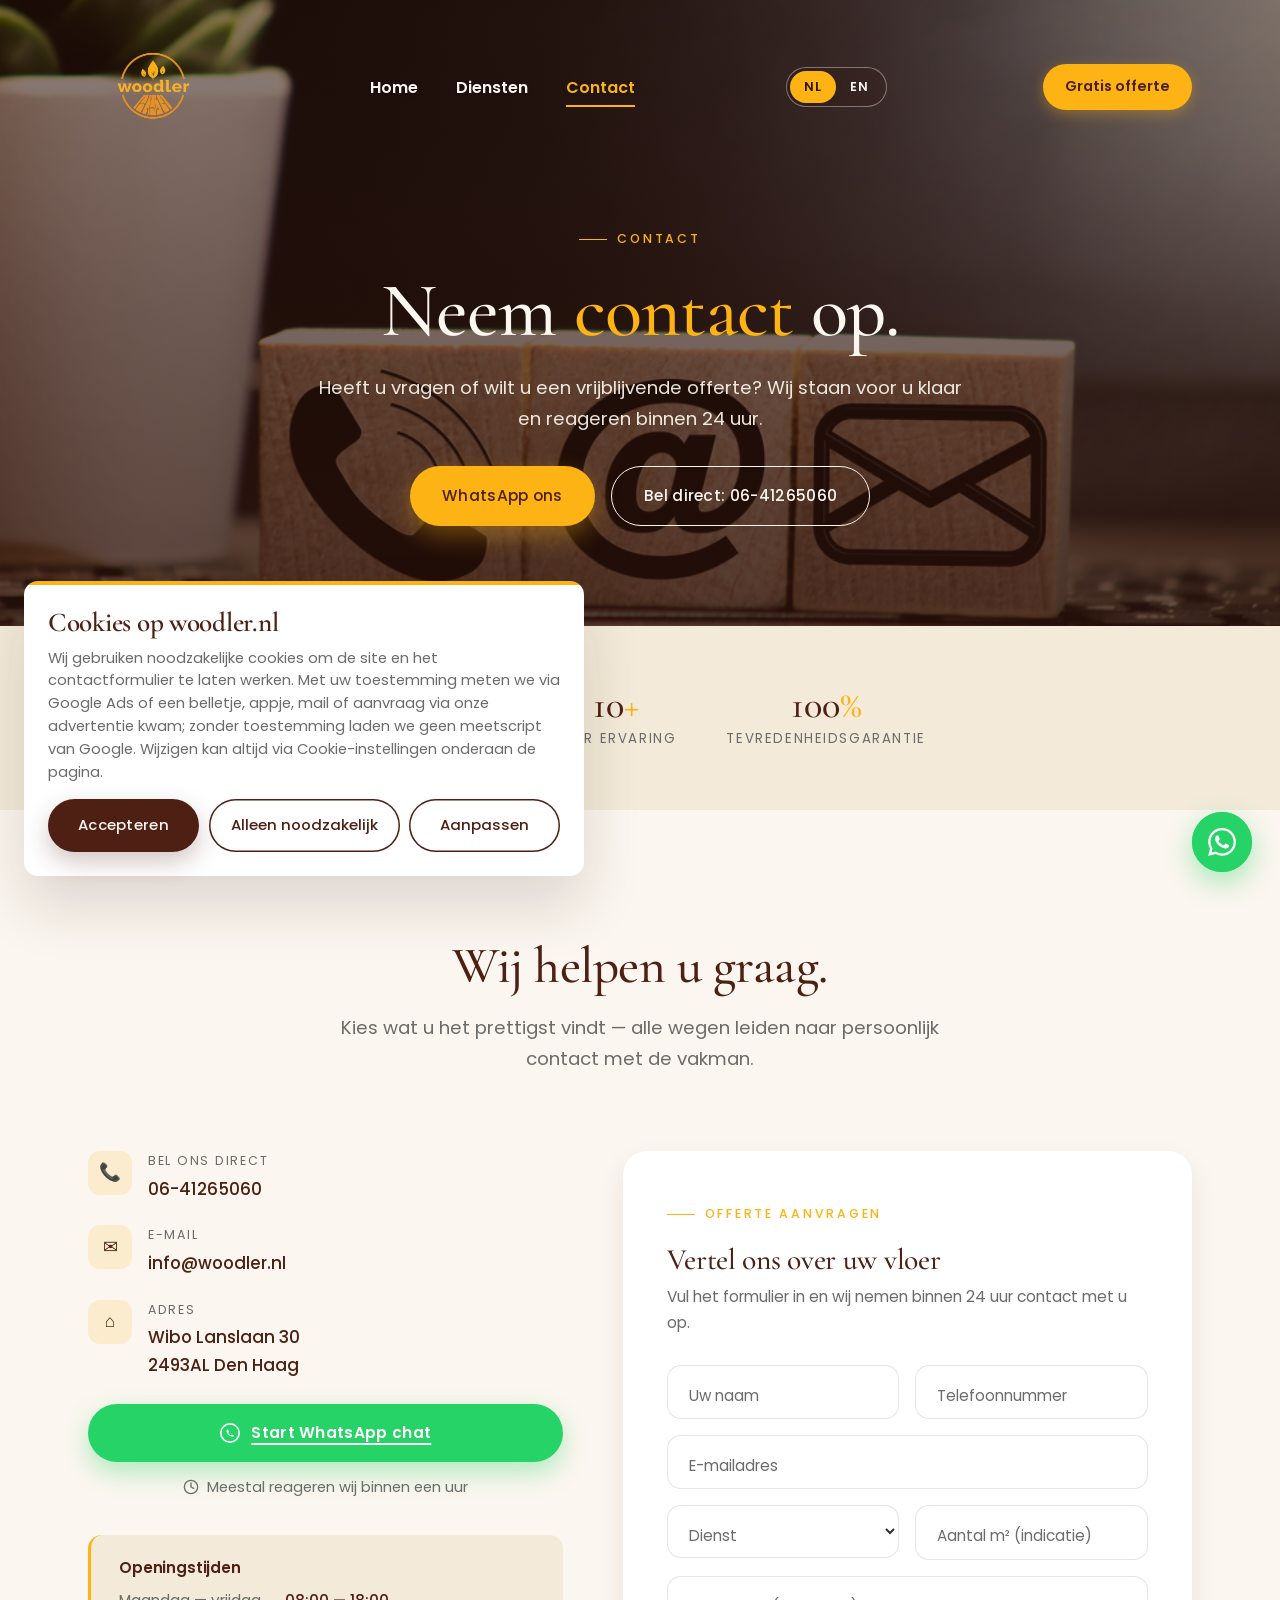
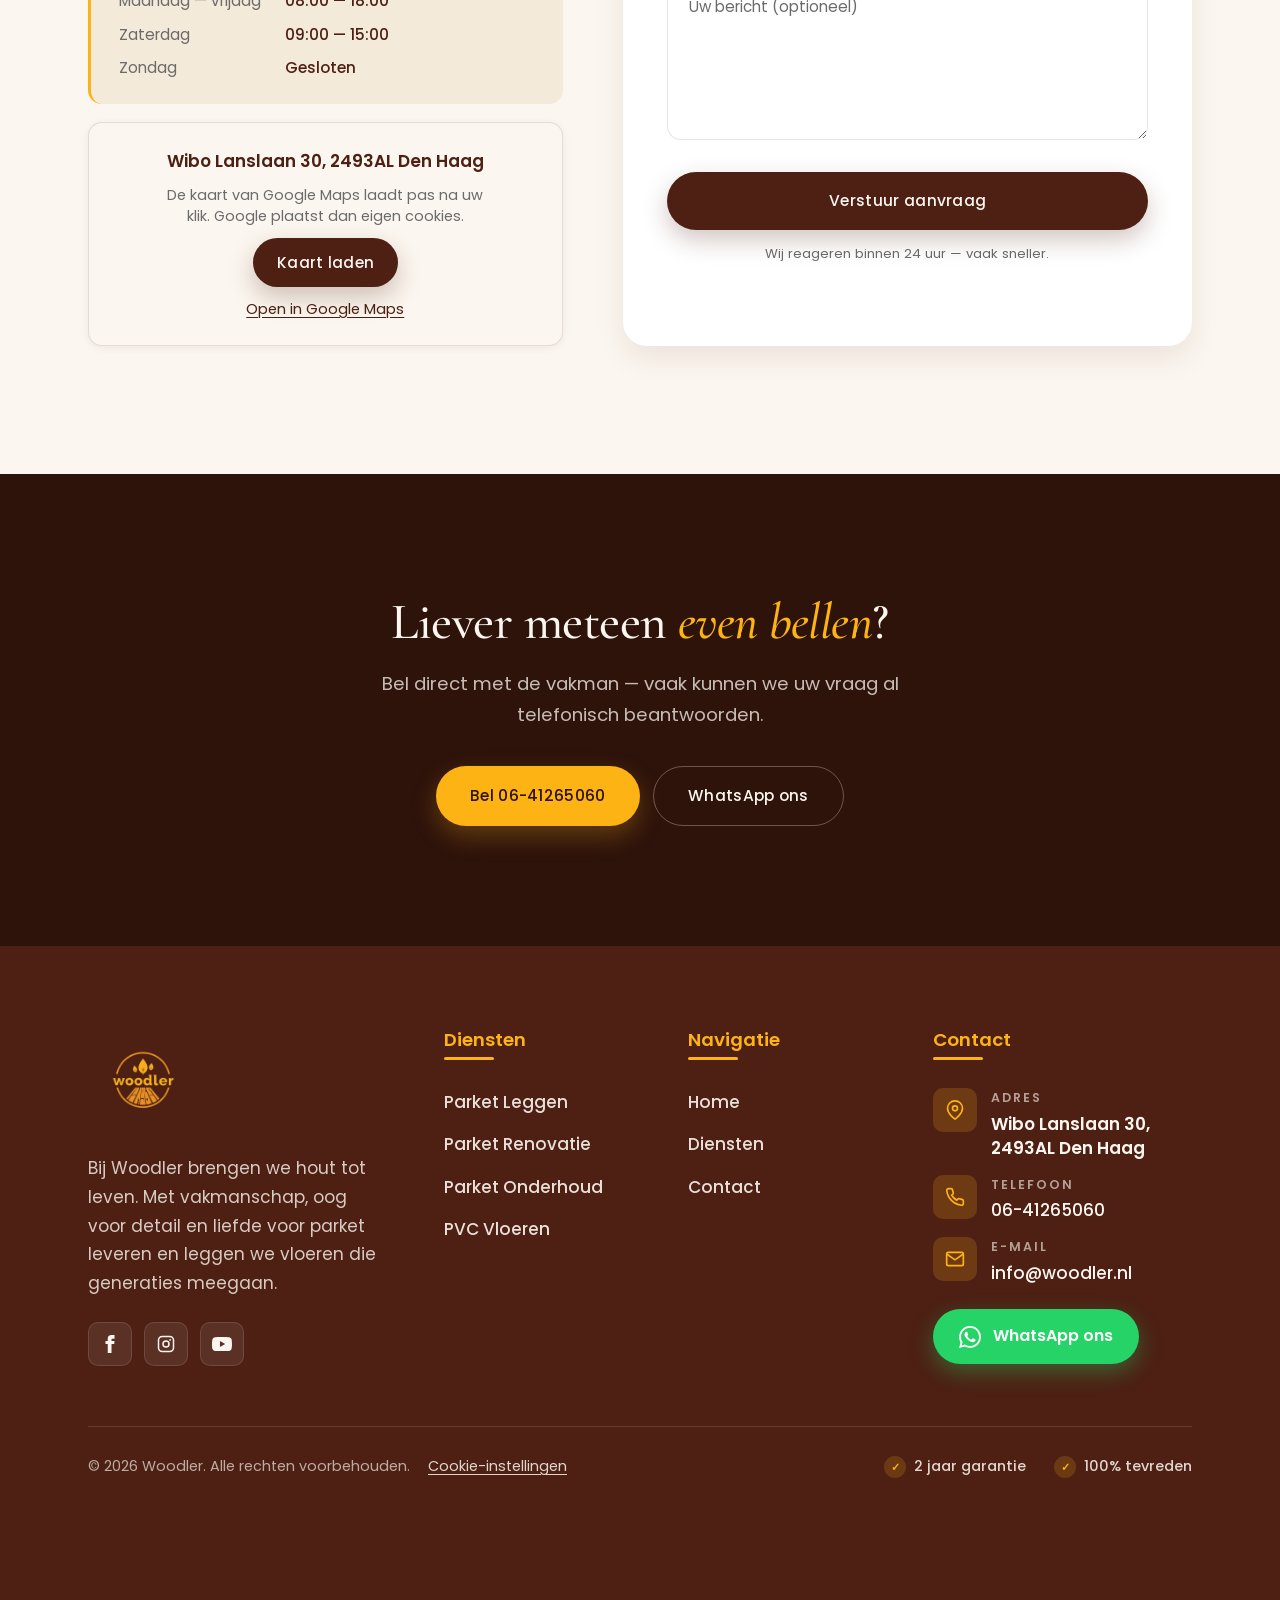
<file: contact.html>
<!DOCTYPE html>
<html lang="nl">
<head>
    <meta charset="UTF-8">
    <meta name="viewport" content="width=device-width, initial-scale=1.0">
    <title data-nl="Contact — Woodler | Vloerleggers Den Haag" data-en="Contact — Woodler | Floor Specialists The Hague">Contact — Woodler | Vloerleggers Den Haag</title>
    <meta name="description" content="Neem contact op met Woodler. Bel, app of mail ons voor een gratis offerte. Reactie binnen 24 uur.">
    <link rel="icon" href="/favicon.ico" sizes="48x48">
    <link rel="icon" type="image/png" sizes="96x96" href="/favicon-96.png">
    <link rel="apple-touch-icon" href="/apple-touch-icon.png">
    <link rel="preconnect" href="https://fonts.googleapis.com">
    <link rel="preconnect" href="https://fonts.gstatic.com" crossorigin>
    <link rel="stylesheet" href="https://fonts.googleapis.com/css2?family=Cormorant+Garamond:ital,wght@0,400;0,500;0,600;1,400;1,500&family=Poppins:wght@300;400;500;600;700;800&display=swap">
    <link rel="stylesheet" href="css/style.css?v=20260923">
    <!-- Google Ads-meting (consent-standaard denied, gtag.js pas na toestemming): js/meting.js -->
    <script src="js/meting.js?v=20260923"></script>
</head>
<body>

<header class="site-header" id="siteHeader">
    <div class="container nav-wrap">
        <a href="index.html" class="logo">
            <img src="images/IMG_2047-removebg-preview.png" alt="Woodler" class="logo-img">
        </a>
        <nav>
            <ul class="nav-links">
                <li><a href="index.html" data-nl="Home" data-en="Home">Home</a></li>
                <li><a href="diensten.html" data-nl="Diensten" data-en="Services">Diensten</a></li>
                <li><a href="contact.html" class="active" data-nl="Contact" data-en="Contact">Contact</a></li>
            </ul>
        </nav>
        <div class="lang-toggle" id="langToggle" role="group" aria-label="Taal kiezen">
            <button type="button" class="lang-opt active" data-lang="nl">NL</button>
            <button type="button" class="lang-opt" data-lang="en">EN</button>
        </div>
        <a href="contact.html" class="nav-cta" data-nl="Gratis offerte" data-en="Free quote">Gratis offerte</a>
        <button class="nav-toggle" id="navToggle" aria-label="Menu openen">
            <svg viewBox="0 0 24 24" fill="none" stroke="currentColor" stroke-width="2">
                <line x1="3" y1="7" x2="21" y2="7"/>
                <line x1="3" y1="12" x2="21" y2="12"/>
                <line x1="3" y1="17" x2="21" y2="17"/>
            </svg>
        </button>
    </div>
</header>

<main>

<!-- ============ PAGE HERO ============ -->
<section class="page-hero">
    <img class="bg-img" src="images/shutterstock_1717931215-1.jpg" alt="">
    <div class="container reveal">
        <span class="eyebrow" data-nl="Contact" data-en="Contact">Contact</span>
        <h1 data-nl="Neem <em>contact</em> op." data-en="Get in <em>touch</em>.">Neem <em>contact</em> op.</h1>
        <p class="lead" data-nl="Heeft u vragen of wilt u een vrijblijvende offerte? Wij staan voor u klaar en reageren binnen 24 uur." data-en="Have a question or want a no-obligation quote? We're ready to help and respond within 24 hours.">Heeft u vragen of wilt u een vrijblijvende offerte? Wij staan voor u klaar en reageren binnen 24 uur.</p>
        <div class="page-hero-cta">
            <a href="https://wa.me/31641265060" class="btn btn-amber" data-nl="WhatsApp ons" data-en="Message us on WhatsApp">WhatsApp ons</a>
            <a href="tel:0641265060" class="btn btn-ghost" style="color: var(--c-cream); border-color: var(--c-cream);" data-nl="Bel direct: 06-41265060" data-en="Call now: 06-41265060">Bel direct: 06-41265060</a>
        </div>
    </div>
</section>

<!-- ============ STATS ============ -->
<section style="padding: 60px 0; background: var(--c-cream-warm);">
    <div class="container">
        <div class="hero-stats" style="justify-content: center; border: none; padding: 0;">
            <div class="reveal" style="text-align: center;">
                <div class="stat-num">500<span>+</span></div>
                <div class="stat-label" data-nl="Tevreden klanten" data-en="Satisfied customers">Tevreden klanten</div>
            </div>
            <div class="reveal reveal-delay-1" style="text-align: center;">
                <div class="stat-num">10<span>+</span></div>
                <div class="stat-label" data-nl="Jaar ervaring" data-en="Years of experience">Jaar ervaring</div>
            </div>
            <div class="reveal reveal-delay-2" style="text-align: center;">
                <div class="stat-num">100<span>%</span></div>
                <div class="stat-label" data-nl="Tevredenheidsgarantie" data-en="Satisfaction guarantee">Tevredenheidsgarantie</div>
            </div>
        </div>
    </div>
</section>

<!-- ============ CONTACT GRID ============ -->
<section>
    <div class="container">
        <div class="section-head reveal">
            <h2 data-nl="Wij helpen u graag." data-en="We're happy to help.">Wij helpen u graag.</h2>
            <p class="lead" data-nl="Kies wat u het prettigst vindt — alle wegen leiden naar persoonlijk contact met de vakman." data-en="Choose what works best for you — every route leads to direct contact with the craftsman.">Kies wat u het prettigst vindt — alle wegen leiden naar persoonlijk contact met de vakman.</p>
        </div>

        <div class="contact-grid">

            <div class="contact-info reveal">
                <ul>
                    <li>
                        <div class="ico">📞</div>
                        <div>
                            <div class="label" data-nl="Bel ons direct" data-en="Call us directly">Bel ons direct</div>
                            <div class="value"><a href="tel:0641265060">06-41265060</a></div>
                        </div>
                    </li>
                    <li>
                        <div class="ico">✉</div>
                        <div>
                            <div class="label" data-nl="E-mail" data-en="Email">E-mail</div>
                            <div class="value"><a href="mailto:info@woodler.nl">info@woodler.nl</a></div>
                        </div>
                    </li>
                    <li>
                        <div class="ico">⌂</div>
                        <div>
                            <div class="label" data-nl="Adres" data-en="Address">Adres</div>
                            <div class="value">Wibo Lanslaan 30<br>2493AL Den Haag</div>
                        </div>
                    </li>
                </ul>

                <a href="https://wa.me/31641265060" class="btn btn-whatsapp" style="width: 100%; margin-top: 24px;">
                    <svg viewBox="0 0 24 24" fill="none" stroke="currentColor" stroke-width="1.8" stroke-linecap="round" stroke-linejoin="round" aria-hidden="true">
                        <circle cx="12" cy="12" r="10" fill="none"/>
                        <path d="M8.5 9.5c0-.5.4-1 1-1h.5l1 2.5-1 1c.5 1 1.5 2 2.5 2.5l1-1 2.5 1v.5c0 .6-.5 1-1 1-3.5 0-7-3.5-7-7z" fill="currentColor" stroke="none"/>
                    </svg>
                    <span data-nl="Start WhatsApp chat" data-en="Start WhatsApp chat">Start WhatsApp chat</span>
                </a>
                <p style="display: flex; align-items: center; gap: 8px; justify-content: center; margin-top: 14px; color: var(--c-muted); font-size: 0.92rem;">
                    <svg width="16" height="16" viewBox="0 0 24 24" fill="none" stroke="currentColor" stroke-width="2" stroke-linecap="round" stroke-linejoin="round" aria-hidden="true">
                        <circle cx="12" cy="12" r="10"/>
                        <polyline points="12 6 12 12 16 14"/>
                    </svg>
                    <span data-nl="Meestal reageren wij binnen een uur" data-en="We usually respond within an hour">Meestal reageren wij binnen een uur</span>
                </p>

                <div class="contact-hours">
                    <h4 data-nl="Openingstijden" data-en="Opening hours">Openingstijden</h4>
                    <dl>
                        <dt data-nl="Maandag — vrijdag" data-en="Monday — Friday">Maandag — vrijdag</dt>
                        <dd>08:00 — 18:00</dd>
                        <dt data-nl="Zaterdag" data-en="Saturday">Zaterdag</dt>
                        <dd>09:00 — 15:00</dd>
                        <dt data-nl="Zondag" data-en="Sunday">Zondag</dt>
                        <dd data-nl="Gesloten" data-en="Closed">Gesloten</dd>
                    </dl>
                </div>

                <!-- Kaart pas na een klik (js/main.js voegt de iframe dan in): voor die klik gaat er
                     vanaf deze pagina geen enkel verzoek naar Google. -->
                <div class="map-wrap-small map-gate" data-map-src="https://www.google.com/maps?q=Wibo+Lanslaan+30,+2493AL+Den+Haag&output=embed" data-map-title="Locatie Woodler">
                    <div class="map-gate__inner">
                        <p class="map-gate__adres">Wibo Lanslaan 30, 2493AL Den Haag</p>
                        <p class="map-gate__tekst" data-nl="De kaart van Google Maps laadt pas na uw klik. Google plaatst dan eigen cookies." data-en="The Google Maps map loads only after you click. Google then sets its own cookies.">De kaart van Google Maps laadt pas na uw klik. Google plaatst dan eigen cookies.</p>
                        <button type="button" class="btn btn-primary map-gate__knop" data-map-laden data-nl="Kaart laden" data-en="Load map">Kaart laden</button>
                        <a class="map-gate__link" href="https://www.google.com/maps?q=Wibo+Lanslaan+30,+2493AL+Den+Haag" target="_blank" rel="noopener" data-nl="Open in Google Maps" data-en="Open in Google Maps">Open in Google Maps</a>
                    </div>
                </div>
            </div>

            <form class="form-card reveal reveal-delay-1" id="contactForm" action="https://api.web3forms.com/submit" method="POST">
                <!-- Web3Forms, dezelfde koppeling en hetzelfde postvak als de Ads-lander van Woodler.
                     Het onderwerp verschilt, zodat je in de mail ziet waar de aanvraag vandaan komt.
                     Stond hier tot 09-09-2026 onsubmit="return false;": het formulier deed toen niets
                     en er is nooit een aanvraag aangekomen. -->
                <input type="hidden" name="access_key" value="8101bb69-6192-44f1-a4a1-319d883c004a">
                <input type="hidden" name="subject" value="Nieuwe offerteaanvraag via woodler.nl (contactformulier)">
                <input type="hidden" name="from_name" value="woodler.nl">
                <!-- Honeypot: bots vullen dit veld, bezoekers zien het niet. Web3Forms gooit die inzendingen weg. -->
                <input type="checkbox" name="botcheck" style="display:none" tabindex="-1" autocomplete="off" aria-hidden="true">
                <span class="eyebrow" data-nl="Offerte aanvragen" data-en="Request a quote">Offerte aanvragen</span>
                <h3 data-nl="Vertel ons over uw vloer" data-en="Tell us about your floor">Vertel ons over uw vloer</h3>
                <p class="lead" data-nl="Vul het formulier in en wij nemen binnen 24 uur contact met u op." data-en="Fill in the form and we'll get back to you within 24 hours.">Vul het formulier in en wij nemen binnen 24 uur contact met u op.</p>

                <div class="form-row">
                    <div class="field">
                        <input type="text" id="f-name" name="Naam" placeholder=" " required autocomplete="name">
                        <label for="f-name" data-nl="Uw naam" data-en="Your name">Uw naam</label>
                    </div>
                    <div class="field">
                        <input type="tel" id="f-phone" name="Telefoon" placeholder=" " required autocomplete="tel">
                        <label for="f-phone" data-nl="Telefoonnummer" data-en="Phone number">Telefoonnummer</label>
                    </div>
                </div>

                <div class="field">
                    <input type="email" id="f-email" name="E-mail" placeholder=" " required autocomplete="email">
                    <label for="f-email" data-nl="E-mailadres" data-en="Email address">E-mailadres</label>
                </div>

                <div class="form-row">
                    <div class="field">
                        <select id="f-service" name="Dienst" required>
                            <option value="" disabled selected hidden></option>
                            <option data-nl="Parket leggen" data-en="Parquet installation">Parket leggen</option>
                            <option data-nl="Parket renoveren" data-en="Parquet renovation">Parket renoveren</option>
                            <option data-nl="Parket onderhoud" data-en="Parquet maintenance">Parket onderhoud</option>
                            <option data-nl="PVC leggen" data-en="PVC installation">PVC leggen</option>
                            <option data-nl="Anders" data-en="Other">Anders</option>
                        </select>
                        <label for="f-service" data-nl="Dienst" data-en="Service">Dienst</label>
                    </div>
                    <div class="field">
                        <input type="number" id="f-m2" name="Aantal m2" placeholder=" " min="1">
                        <label for="f-m2" data-nl="Aantal m² (indicatie)" data-en="Square meters (estimate)">Aantal m² (indicatie)</label>
                    </div>
                </div>

                <div class="field">
                    <textarea id="f-message" name="Bericht" placeholder=" " rows="5"></textarea>
                    <label for="f-message" data-nl="Uw bericht (optioneel)" data-en="Your message (optional)">Uw bericht (optioneel)</label>
                </div>

                <button type="submit" class="btn btn-primary" data-nl="Verstuur aanvraag" data-en="Send request">Verstuur aanvraag</button>
                <p class="form-error" id="formError" hidden
                   data-nl="Het versturen lukte niet. Bel of app ons op <a href=&quot;tel:0641265060&quot;>06 41 26 50 60</a> of mail naar <a href=&quot;mailto:info@woodler.nl&quot;>info@woodler.nl</a>."
                   data-en="Sending failed. Call or message us on <a href=&quot;tel:0641265060&quot;>+31 6 41 26 50 60</a> or email <a href=&quot;mailto:info@woodler.nl&quot;>info@woodler.nl</a>.">Het versturen lukte niet. Bel of app ons op <a href="tel:0641265060">06 41 26 50 60</a> of mail naar <a href="mailto:info@woodler.nl">info@woodler.nl</a>.</p>
                <p style="font-size: 0.82rem; color: var(--c-muted); text-align: center; margin-top: 14px;" data-nl="Wij reageren binnen 24 uur — vaak sneller." data-en="We respond within 24 hours — often sooner.">Wij reageren binnen 24 uur — vaak sneller.</p>
                <div class="form-success" id="formSuccess" hidden>
                    <div class="form-success__icon" aria-hidden="true">
                        <svg viewBox="0 0 24 24" fill="none" stroke="currentColor" stroke-width="3" stroke-linecap="round" stroke-linejoin="round"><polyline points="20 6 9 17 4 12"/></svg>
                    </div>
                    <h3 data-nl="Bedankt, uw aanvraag is bij ons binnen" data-en="Thank you, we have your request">Bedankt, uw aanvraag is bij ons binnen</h3>
                    <p data-nl="Wij nemen binnen 24 uur contact met u op. Heeft u haast? Bel gerust 06 41 26 50 60." data-en="We will get back to you within 24 hours. In a hurry? Call us on +31 6 41 26 50 60.">Wij nemen binnen 24 uur contact met u op. Heeft u haast? Bel gerust 06 41 26 50 60.</p>
                </div>
            </form>

        </div>

    </div>
</section>

<!-- ============ CTA ============ -->
<section class="cta-banner">
    <div class="container reveal">
        <h2 data-nl="Liever meteen <em>even bellen</em>?" data-en="Prefer to <em>call us right away</em>?">Liever meteen <em>even bellen</em>?</h2>
        <p class="lead" data-nl="Bel direct met de vakman — vaak kunnen we uw vraag al telefonisch beantwoorden." data-en="Speak directly with the craftsman — we can often answer your question over the phone.">Bel direct met de vakman — vaak kunnen we uw vraag al telefonisch beantwoorden.</p>
        <div class="cta-actions">
            <a href="tel:0641265060" class="btn" data-nl="Bel 06-41265060" data-en="Call 06-41265060">Bel 06-41265060</a>
            <a href="https://wa.me/31641265060" class="btn btn-secondary" data-nl="WhatsApp ons" data-en="Message us on WhatsApp">WhatsApp ons</a>
        </div>
    </div>
</section>

</main>

<!-- ============ FOOTER ============ -->
<footer class="site-footer">
    <div class="container">
        <div class="footer-grid">
            <div>
                <img src="images/IMG_2047-removebg-preview.png" alt="Woodler" style="height: 110px; width: auto; display: block;">
                <p class="footer-brand-text" data-nl="Bij Woodler brengen we hout tot leven. Met vakmanschap, oog voor detail en liefde voor parket leveren en leggen we vloeren die generaties meegaan." data-en="At Woodler we bring wood to life. With craftsmanship, an eye for detail and a love for parquet, we supply and install floors that last generations.">Bij Woodler brengen we hout tot leven. Met vakmanschap, oog voor detail en liefde voor parket leveren en leggen we vloeren die generaties meegaan.</p>
                <div class="socials">
                    <a href="#" aria-label="Facebook">
                        <svg width="18" height="18" viewBox="0 0 24 24" fill="currentColor"><path d="M9 8h-3v4h3v12h5v-12h3.642l.358-4h-4v-1.667c0-.955.192-1.333 1.115-1.333h2.885v-5h-3.808c-3.596 0-5.192 1.583-5.192 4.615v3.385z"/></svg>
                    </a>
                    <a href="#" aria-label="Instagram">
                        <svg width="18" height="18" viewBox="0 0 24 24" fill="none" stroke="currentColor" stroke-width="2"><rect x="2" y="2" width="20" height="20" rx="5"/><circle cx="12" cy="12" r="4"/><circle cx="17.5" cy="6.5" r="1.2" fill="currentColor" stroke="none"/></svg>
                    </a>
                    <a href="#" aria-label="YouTube">
                        <svg width="20" height="20" viewBox="0 0 24 24" fill="currentColor"><path d="M23.498 6.186a3.016 3.016 0 0 0-2.122-2.136C19.505 3.545 12 3.545 12 3.545s-7.505 0-9.377.505A3.017 3.017 0 0 0 .502 6.186C0 8.07 0 12 0 12s0 3.93.502 5.814a3.016 3.016 0 0 0 2.122 2.136c1.871.505 9.376.505 9.376.505s7.505 0 9.377-.505a3.015 3.015 0 0 0 2.122-2.136C24 15.93 24 12 24 12s0-3.93-.502-5.814zM9.545 15.568V8.432L15.818 12l-6.273 3.568z"/></svg>
                    </a>
                </div>
            </div>
            <div>
                <h4 data-nl="Diensten" data-en="Services">Diensten</h4>
                <ul>
                    <li><a href="diensten.html" data-nl="Parket Leggen" data-en="Parquet Installation">Parket Leggen</a></li>
                    <li><a href="diensten.html" data-nl="Parket Renovatie" data-en="Parquet Renovation">Parket Renovatie</a></li>
                    <li><a href="diensten.html" data-nl="Parket Onderhoud" data-en="Parquet Maintenance">Parket Onderhoud</a></li>
                    <li><a href="diensten.html" data-nl="PVC Vloeren" data-en="PVC Flooring">PVC Vloeren</a></li>
                </ul>
            </div>
            <div>
                <h4 data-nl="Navigatie" data-en="Navigation">Navigatie</h4>
                <ul>
                    <li><a href="index.html" data-nl="Home" data-en="Home">Home</a></li>
                    <li><a href="diensten.html" data-nl="Diensten" data-en="Services">Diensten</a></li>
                    <li><a href="contact.html" data-nl="Contact" data-en="Contact">Contact</a></li>
                </ul>
            </div>
            <div>
                <h4 data-nl="Contact" data-en="Contact">Contact</h4>
                <ul class="footer-contact-list">
                    <li>
                        <div class="ico"><svg viewBox="0 0 24 24" fill="none" stroke="currentColor" stroke-width="2"><path d="M21 10c0 7-9 13-9 13s-9-6-9-13a9 9 0 0 1 18 0z"/><circle cx="12" cy="10" r="3"/></svg></div>
                        <div>
                            <div class="label" data-nl="Adres" data-en="Address">Adres</div>
                            <div class="value">Wibo Lanslaan 30, 2493AL Den Haag</div>
                        </div>
                    </li>
                    <li>
                        <div class="ico"><svg viewBox="0 0 24 24" fill="none" stroke="currentColor" stroke-width="2"><path d="M22 16.92v3a2 2 0 0 1-2.18 2 19.79 19.79 0 0 1-8.63-3.07 19.5 19.5 0 0 1-6-6 19.79 19.79 0 0 1-3.07-8.67A2 2 0 0 1 4.11 2h3a2 2 0 0 1 2 1.72 12.84 12.84 0 0 0 .7 2.81 2 2 0 0 1-.45 2.11L8.09 9.91a16 16 0 0 0 6 6l1.27-1.27a2 2 0 0 1 2.11-.45 12.84 12.84 0 0 0 2.81.7A2 2 0 0 1 22 16.92z"/></svg></div>
                        <div>
                            <div class="label" data-nl="Telefoon" data-en="Phone">Telefoon</div>
                            <div class="value"><a href="tel:0641265060">06-41265060</a></div>
                        </div>
                    </li>
                    <li>
                        <div class="ico"><svg viewBox="0 0 24 24" fill="none" stroke="currentColor" stroke-width="2"><path d="M4 4h16c1.1 0 2 .9 2 2v12c0 1.1-.9 2-2 2H4c-1.1 0-2-.9-2-2V6c0-1.1.9-2 2-2z"/><polyline points="22,6 12,13 2,6"/></svg></div>
                        <div>
                            <div class="label" data-nl="E-mail" data-en="Email">E-mail</div>
                            <div class="value"><a href="mailto:info@woodler.nl">info@woodler.nl</a></div>
                        </div>
                    </li>
                </ul>
                <a href="https://wa.me/31641265060" class="footer-whatsapp">
                    <svg viewBox="0 0 24 24"><path d="M17.472 14.382c-.297-.149-1.758-.867-2.03-.967-.273-.099-.471-.148-.67.15-.197.297-.767.966-.94 1.164-.173.199-.347.223-.644.075-.297-.15-1.255-.463-2.39-1.475-.883-.788-1.48-1.761-1.653-2.059-.173-.297-.018-.458.13-.606.134-.133.298-.347.446-.52.149-.174.198-.298.298-.497.099-.198.05-.371-.025-.52-.075-.149-.669-1.612-.916-2.207-.242-.579-.487-.5-.669-.51-.173-.008-.371-.01-.57-.01-.198 0-.52.074-.792.372-.272.297-1.04 1.016-1.04 2.479 0 1.462 1.065 2.875 1.213 3.074.149.198 2.096 3.2 5.077 4.487.709.306 1.262.489 1.694.625.712.227 1.36.195 1.871.118.571-.085 1.758-.719 2.006-1.413.248-.694.248-1.289.173-1.413-.074-.124-.272-.198-.57-.347m-5.421 7.403h-.004a9.87 9.87 0 01-5.031-1.378l-.361-.214-3.741.982.998-3.648-.235-.374a9.86 9.86 0 01-1.51-5.26c.001-5.45 4.436-9.884 9.888-9.884 2.64 0 5.122 1.03 6.988 2.898a9.825 9.825 0 012.893 6.994c-.003 5.45-4.437 9.884-9.885 9.884m8.413-18.297A11.815 11.815 0 0012.05 0C5.495 0 .16 5.335.157 11.892c0 2.096.547 4.142 1.588 5.945L.057 24l6.305-1.654a11.882 11.882 0 005.683 1.448h.005c6.554 0 11.89-5.335 11.893-11.893a11.821 11.821 0 00-3.48-8.413z"/></svg>
                    <span data-nl="WhatsApp ons" data-en="Message us on WhatsApp">WhatsApp ons</span>
                </a>
            </div>
        </div>
        <div class="footer-bottom">
            <div class="footer-legal">
                <div data-nl="© 2026 Woodler. Alle rechten voorbehouden." data-en="© 2026 Woodler. All rights reserved.">© 2026 Woodler. Alle rechten voorbehouden.</div>
                <a href="#" data-cookie-instellingen data-nl="Cookie-instellingen" data-en="Cookie settings">Cookie-instellingen</a>
            </div>
            <div class="footer-trust">
                <span><span class="check">✓</span> <span data-nl="2 jaar garantie" data-en="2-year warranty">2 jaar garantie</span></span>
                <span><span class="check">✓</span> <span data-nl="100% tevreden" data-en="100% satisfied">100% tevreden</span></span>
            </div>
        </div>
    </div>
</footer>

<a href="https://wa.me/31641265060" class="whatsapp-float" aria-label="WhatsApp">
    <svg width="28" height="28" viewBox="0 0 24 24" fill="currentColor">
        <path d="M17.472 14.382c-.297-.149-1.758-.867-2.03-.967-.273-.099-.471-.148-.67.15-.197.297-.767.966-.94 1.164-.173.199-.347.223-.644.075-.297-.15-1.255-.463-2.39-1.475-.883-.788-1.48-1.761-1.653-2.059-.173-.297-.018-.458.13-.606.134-.133.298-.347.446-.52.149-.174.198-.298.298-.497.099-.198.05-.371-.025-.52-.075-.149-.669-1.612-.916-2.207-.242-.579-.487-.5-.669-.51-.173-.008-.371-.01-.57-.01-.198 0-.52.074-.792.372-.272.297-1.04 1.016-1.04 2.479 0 1.462 1.065 2.875 1.213 3.074.149.198 2.096 3.2 5.077 4.487.709.306 1.262.489 1.694.625.712.227 1.36.195 1.871.118.571-.085 1.758-.719 2.006-1.413.248-.694.248-1.289.173-1.413-.074-.124-.272-.198-.57-.347m-5.421 7.403h-.004a9.87 9.87 0 01-5.031-1.378l-.361-.214-3.741.982.998-3.648-.235-.374a9.86 9.86 0 01-1.51-5.26c.001-5.45 4.436-9.884 9.888-9.884 2.64 0 5.122 1.03 6.988 2.898a9.825 9.825 0 012.893 6.994c-.003 5.45-4.437 9.884-9.885 9.884m8.413-18.297A11.815 11.815 0 0012.05 0C5.495 0 .16 5.335.157 11.892c0 2.096.547 4.142 1.588 5.945L.057 24l6.305-1.654a11.882 11.882 0 005.683 1.448h.005c6.554 0 11.89-5.335 11.893-11.893a11.821 11.821 0 00-3.48-8.413z"/>
    </svg>
</a>

<script src="js/main.js?v=20260923"></script>
<script src="js/cookiebanner.js?v=20260923" defer></script>
</body>
</html>
</file>
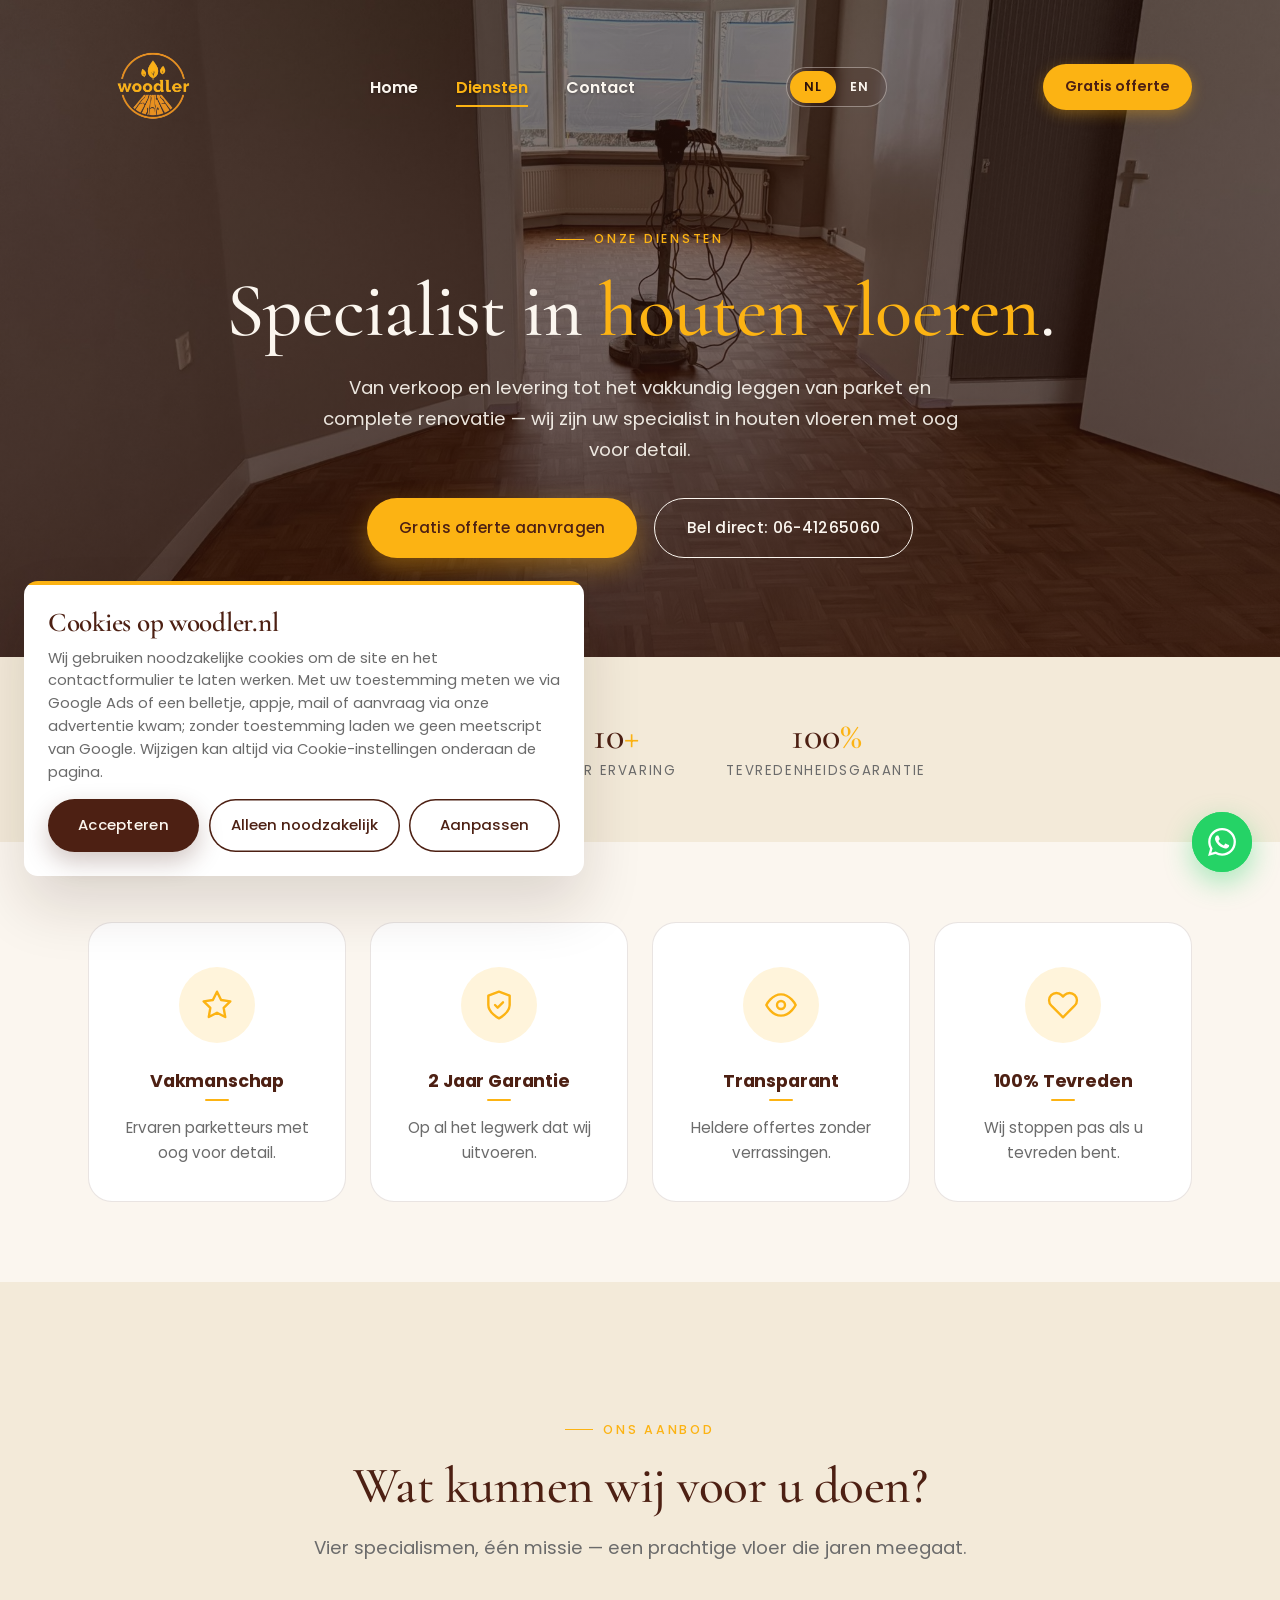
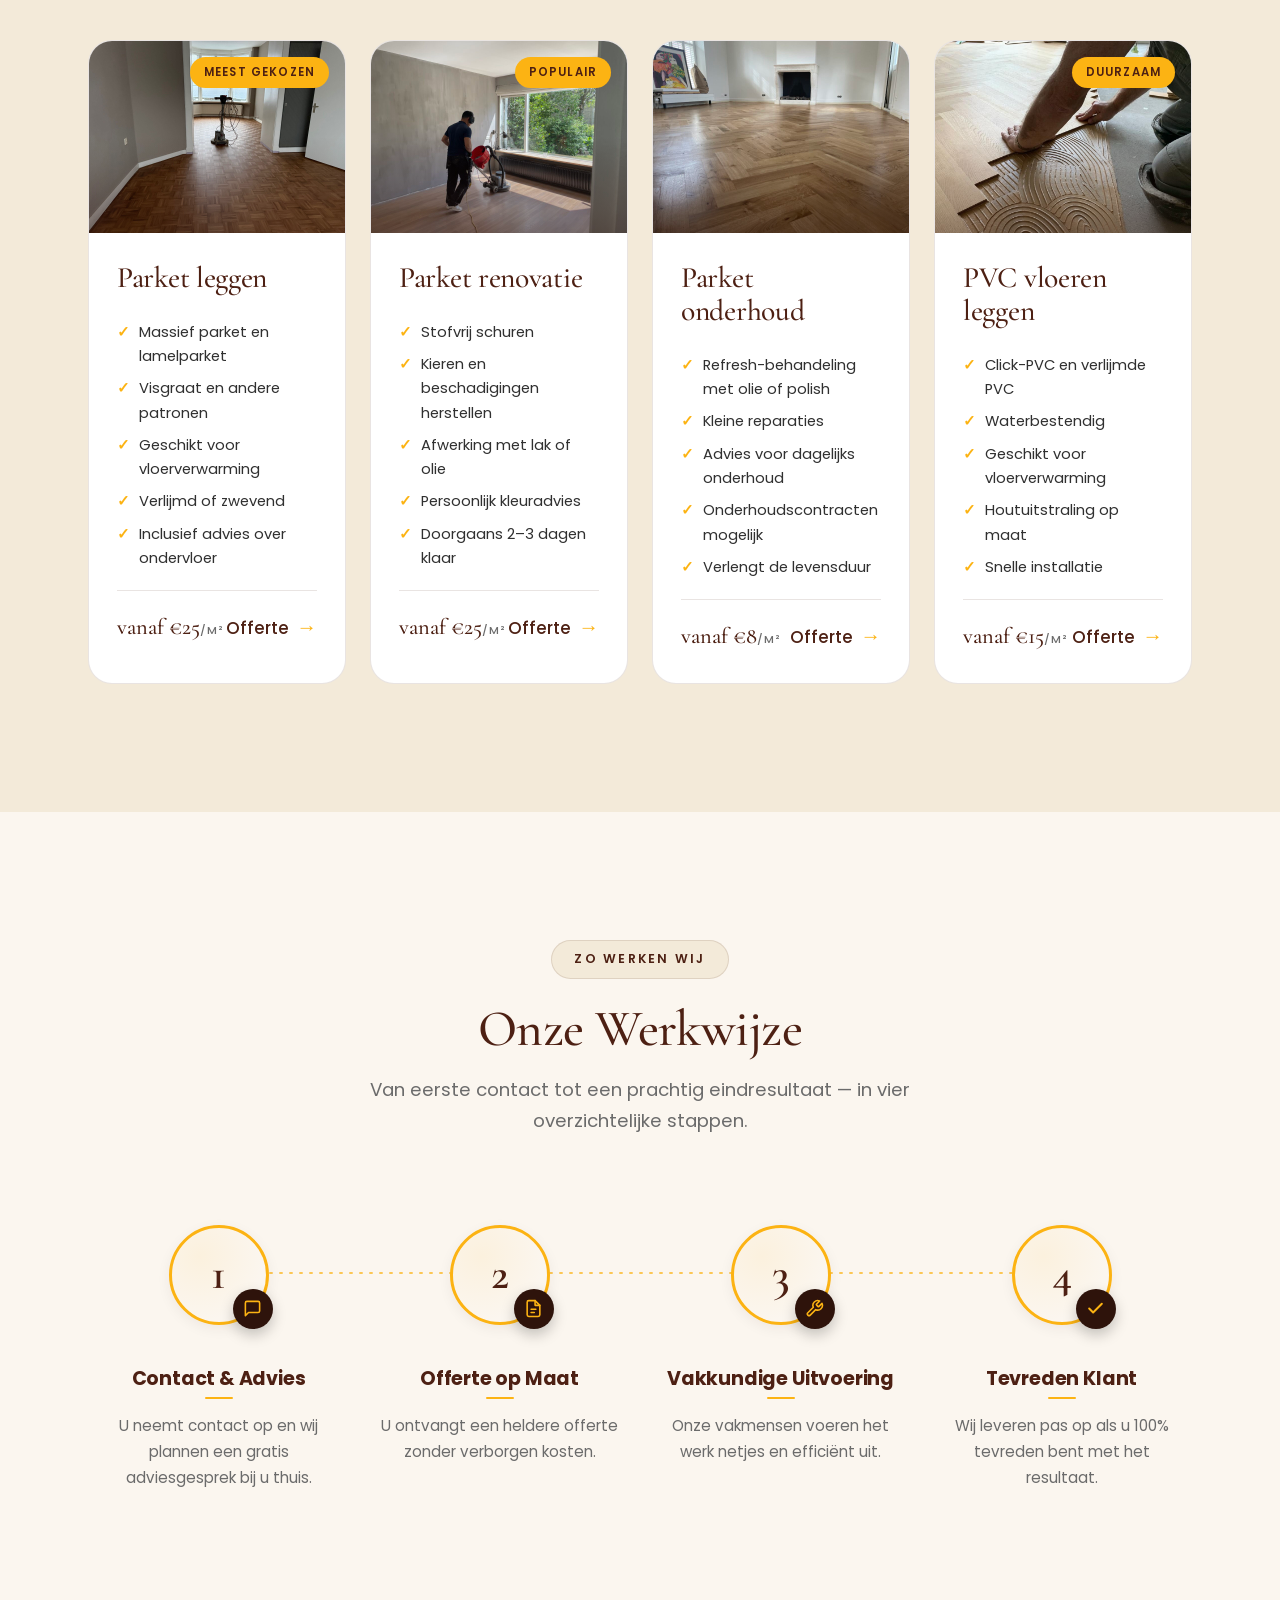
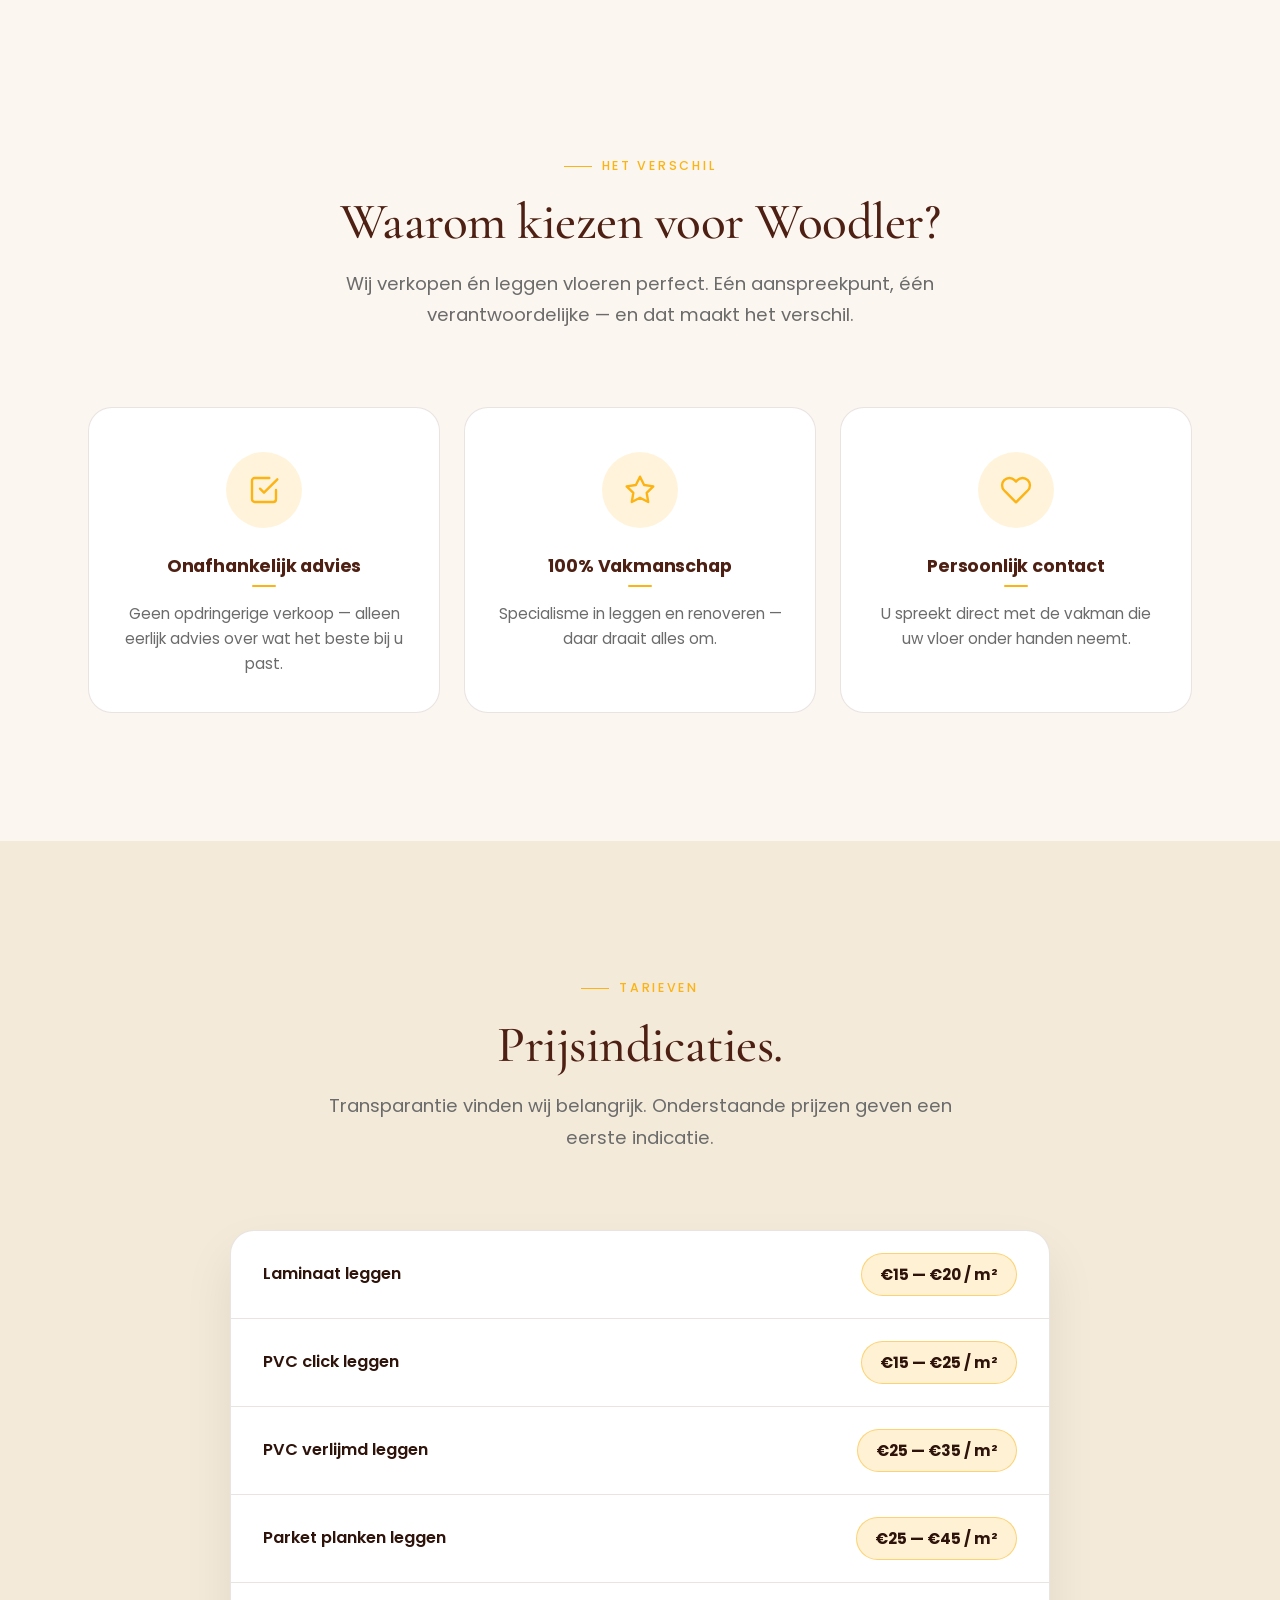
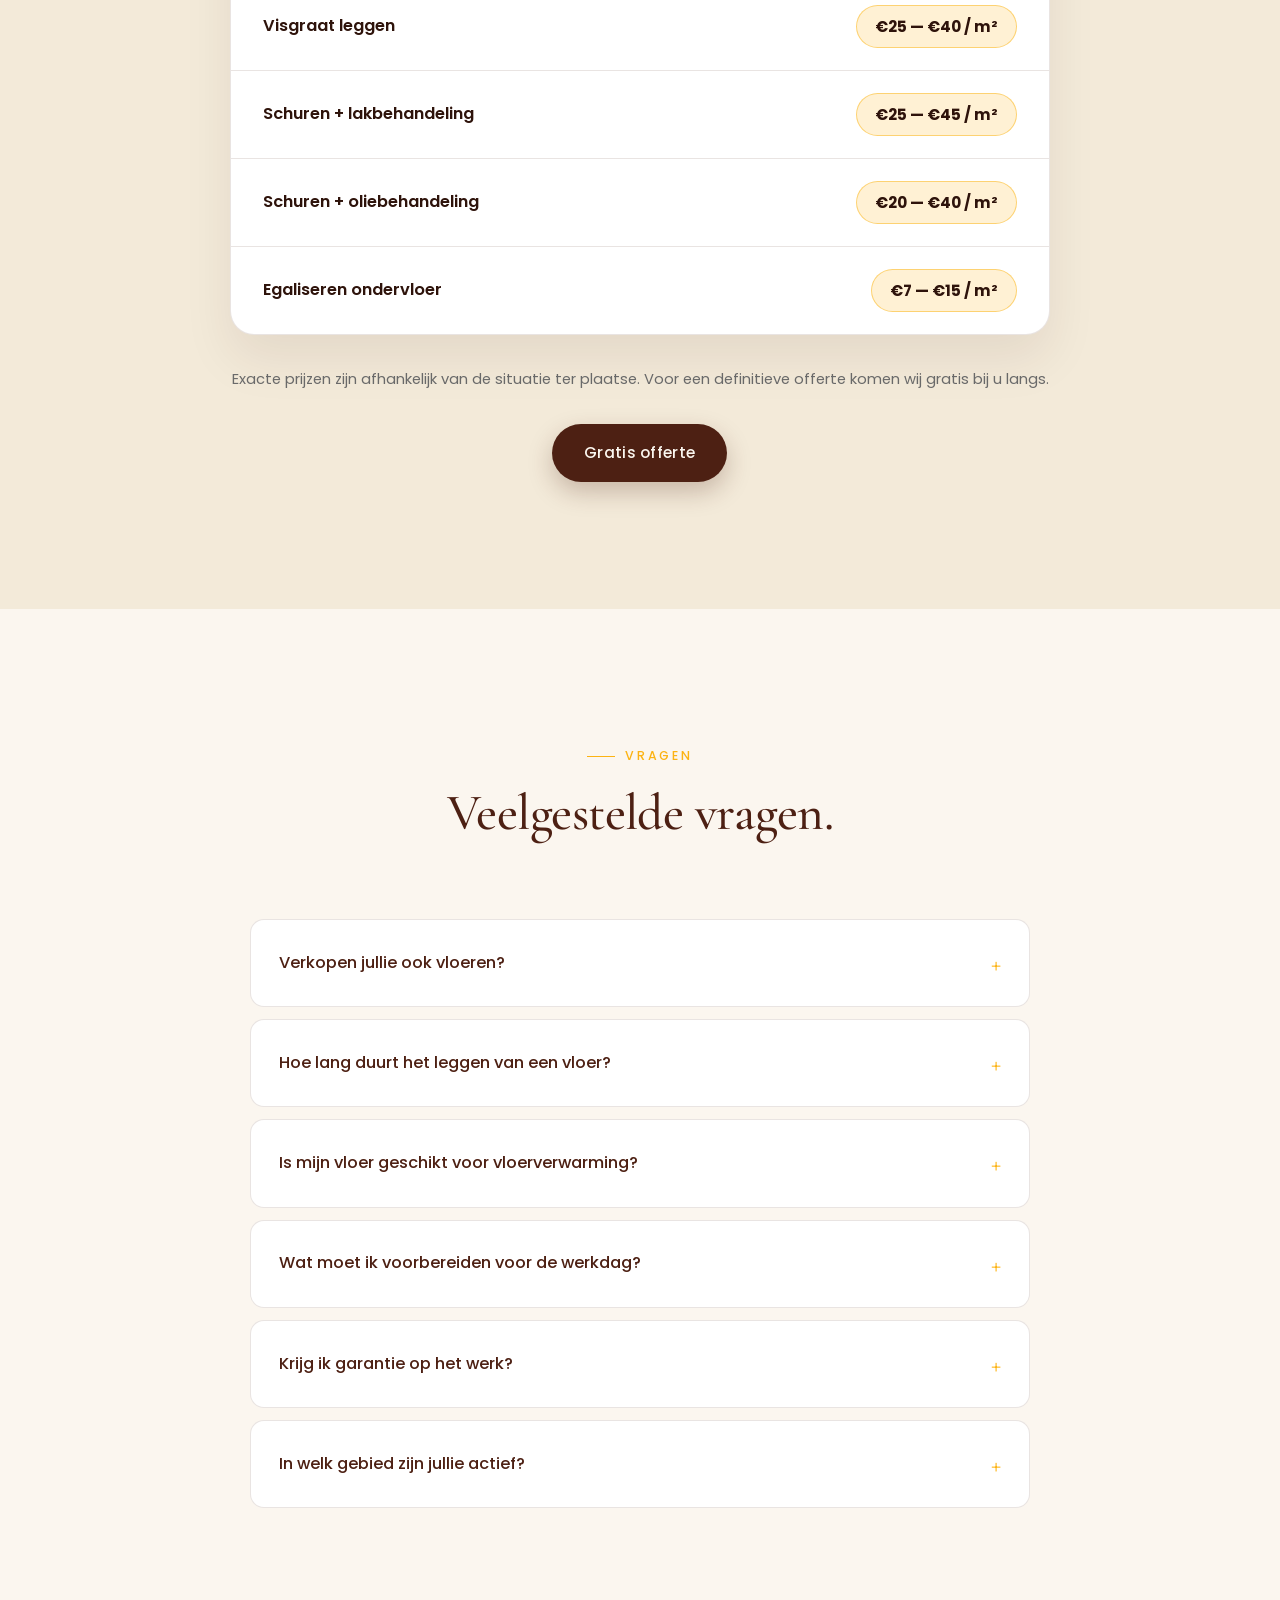
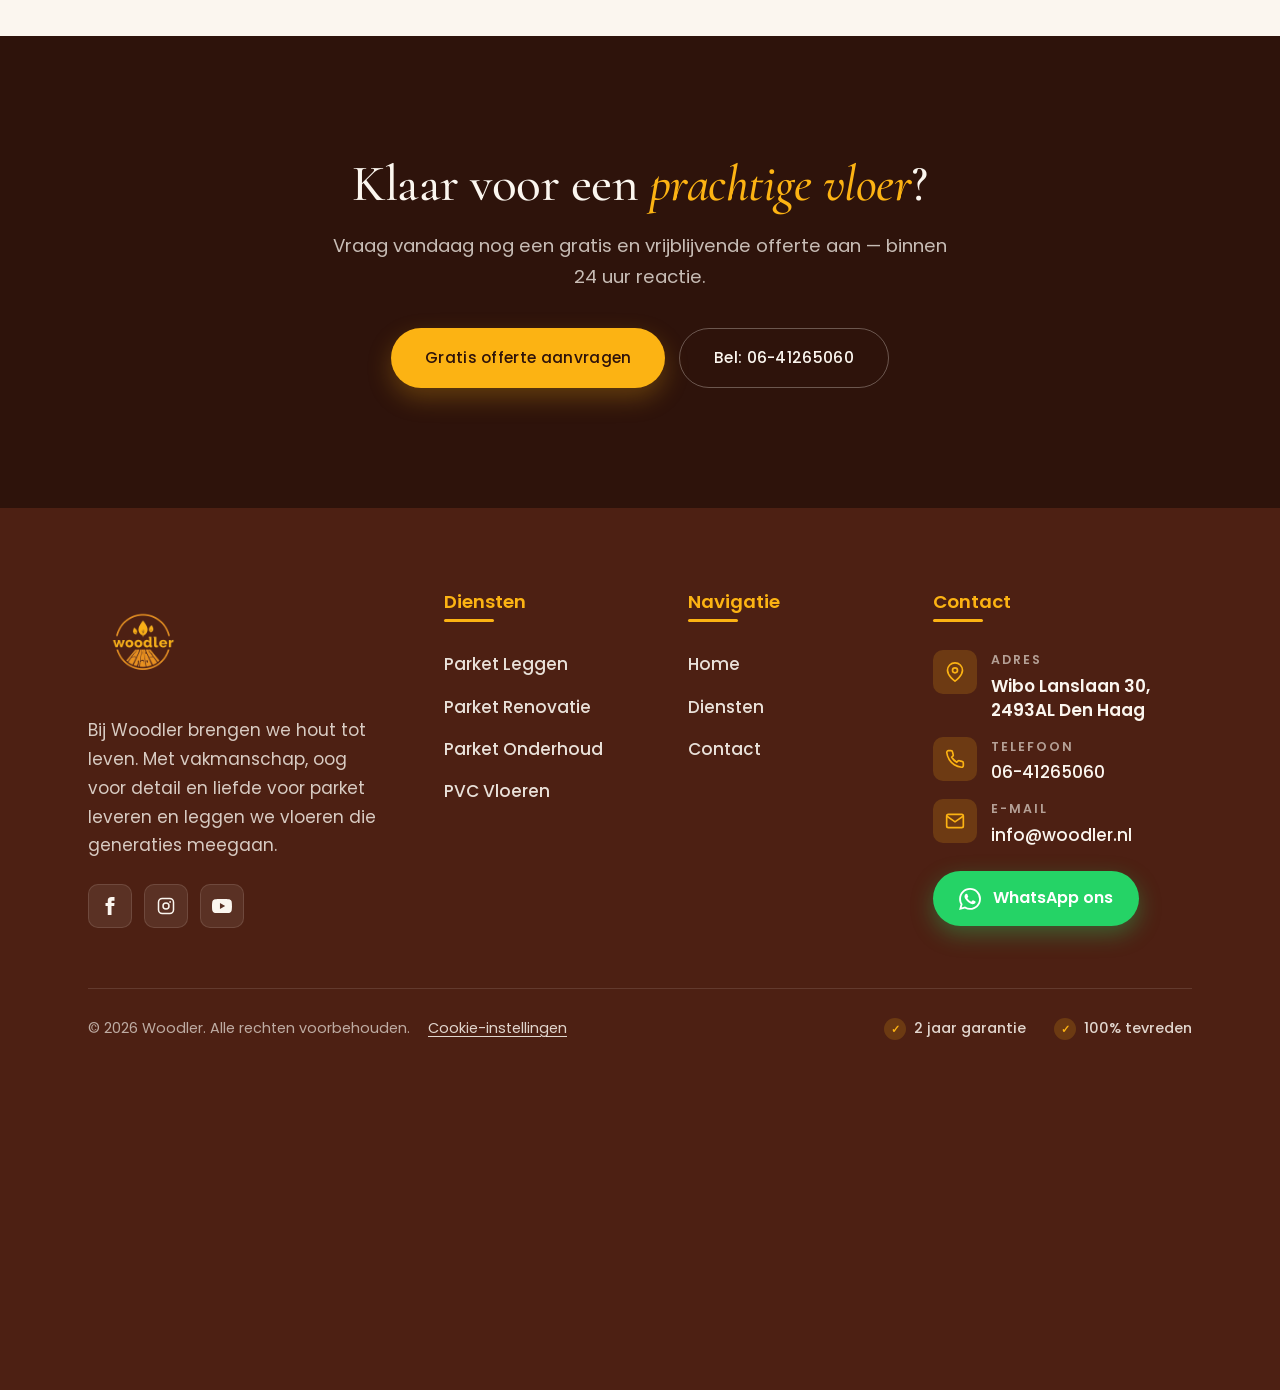
<file: diensten.html>
<!DOCTYPE html>
<html lang="nl">
<head>
    <meta charset="UTF-8">
    <meta name="viewport" content="width=device-width, initial-scale=1.0">
    <title data-nl="Onze Diensten — Woodler | Vloerleggers Den Haag" data-en="Our Services — Woodler | Floor Specialists The Hague">Onze Diensten — Woodler | Vloerleggers Den Haag</title>
    <meta name="description" content="Parket leggen, renoveren, onderhouden en PVC leggen. Heldere prijzen, 2 jaar garantie. Specialisten in Den Haag.">
    <link rel="icon" href="/favicon.ico" sizes="48x48">
    <link rel="icon" type="image/png" sizes="96x96" href="/favicon-96.png">
    <link rel="apple-touch-icon" href="/apple-touch-icon.png">
    <link rel="preconnect" href="https://fonts.googleapis.com">
    <link rel="preconnect" href="https://fonts.gstatic.com" crossorigin>
    <link rel="stylesheet" href="https://fonts.googleapis.com/css2?family=Cormorant+Garamond:ital,wght@0,400;0,500;0,600;1,400;1,500&family=Poppins:wght@300;400;500;600;700;800&display=swap">
    <link rel="stylesheet" href="css/style.css?v=20260923">
    <!-- Google Ads-meting (consent-standaard denied, gtag.js pas na toestemming): js/meting.js -->
    <script src="js/meting.js?v=20260923"></script>
</head>
<body>

<header class="site-header" id="siteHeader">
    <div class="container nav-wrap">
        <a href="index.html" class="logo">
            <img src="images/IMG_2047-removebg-preview.png" alt="Woodler" class="logo-img">
        </a>
        <nav>
            <ul class="nav-links">
                <li><a href="index.html" data-nl="Home" data-en="Home">Home</a></li>
                <li><a href="diensten.html" class="active" data-nl="Diensten" data-en="Services">Diensten</a></li>
                <li><a href="contact.html" data-nl="Contact" data-en="Contact">Contact</a></li>
            </ul>
        </nav>
        <div class="lang-toggle" id="langToggle" role="group" aria-label="Taal kiezen">
            <button type="button" class="lang-opt active" data-lang="nl">NL</button>
            <button type="button" class="lang-opt" data-lang="en">EN</button>
        </div>
        <a href="contact.html" class="nav-cta" data-nl="Gratis offerte" data-en="Free quote">Gratis offerte</a>
        <button class="nav-toggle" id="navToggle" aria-label="Menu openen">
            <svg viewBox="0 0 24 24" fill="none" stroke="currentColor" stroke-width="2">
                <line x1="3" y1="7" x2="21" y2="7"/>
                <line x1="3" y1="12" x2="21" y2="12"/>
                <line x1="3" y1="17" x2="21" y2="17"/>
            </svg>
        </button>
    </div>
</header>

<main>

<!-- ============ PAGE HERO ============ -->
<section class="page-hero">
    <img class="bg-img" src="images/diensten-hero.jpg" alt="Visgraat parketvloer">
    <div class="container reveal">
        <span class="eyebrow" data-nl="Onze diensten" data-en="Our services">Onze diensten</span>
        <h1 data-nl="Specialist in <em>houten vloeren</em>." data-en="Specialists in <em>wooden floors</em>.">Specialist in <em>houten vloeren</em>.</h1>
        <p class="lead" data-nl="Van verkoop en levering tot het vakkundig leggen van parket en complete renovatie — wij zijn uw specialist in houten vloeren met oog voor detail." data-en="From sales and delivery to expert parquet installation and complete renovation — we are your specialist in wooden floors with an eye for detail.">Van verkoop en levering tot het vakkundig leggen van parket en complete renovatie — wij zijn uw specialist in houten vloeren met oog voor detail.</p>
        <div class="page-hero-cta">
            <a href="contact.html" class="btn btn-amber" data-nl="Gratis offerte aanvragen" data-en="Request a free quote">Gratis offerte aanvragen</a>
            <a href="tel:0641265060" class="btn btn-ghost" style="color: var(--c-cream); border-color: var(--c-cream);" data-nl="Bel direct: 06-41265060" data-en="Call now: 06-41265060">Bel direct: 06-41265060</a>
        </div>
    </div>
</section>

<!-- ============ STATS ============ -->
<section style="padding: 60px 0; background: var(--c-cream-warm);">
    <div class="container">
        <div class="hero-stats" style="justify-content: center; border: none; padding: 0;">
            <div class="reveal" style="text-align: center;">
                <div class="stat-num">500<span>+</span></div>
                <div class="stat-label" data-nl="Tevreden klanten" data-en="Satisfied customers">Tevreden klanten</div>
            </div>
            <div class="reveal reveal-delay-1" style="text-align: center;">
                <div class="stat-num">10<span>+</span></div>
                <div class="stat-label" data-nl="Jaar ervaring" data-en="Years of experience">Jaar ervaring</div>
            </div>
            <div class="reveal reveal-delay-2" style="text-align: center;">
                <div class="stat-num">100<span>%</span></div>
                <div class="stat-label" data-nl="Tevredenheidsgarantie" data-en="Satisfaction guarantee">Tevredenheidsgarantie</div>
            </div>
        </div>
    </div>
</section>

<!-- ============ 4 VALUE PROPS ============ -->
<section style="padding: 80px 0;">
    <div class="container">
        <div class="value-grid">
            <div class="value-card reveal">
                <div class="icon">
                    <svg viewBox="0 0 24 24" fill="none" stroke="currentColor" stroke-width="1.8" stroke-linecap="round" stroke-linejoin="round" aria-hidden="true">
                        <polygon points="12,2 15.09,8.26 22,9.27 17,14.14 18.18,21.02 12,17.77 5.82,21.02 7,14.14 2,9.27 8.91,8.26"/>
                    </svg>
                </div>
                <h4 data-nl="Vakmanschap" data-en="Craftsmanship">Vakmanschap</h4>
                <p data-nl="Ervaren parketteurs met oog voor detail." data-en="Experienced floor specialists with an eye for detail.">Ervaren parketteurs met oog voor detail.</p>
            </div>
            <div class="value-card reveal reveal-delay-1">
                <div class="icon">
                    <svg viewBox="0 0 24 24" fill="none" stroke="currentColor" stroke-width="1.8" stroke-linecap="round" stroke-linejoin="round" aria-hidden="true">
                        <path d="M12 22s8-4 8-10V5l-8-3-8 3v7c0 6 8 10 8 10z"/>
                        <polyline points="9 12 11 14 15 10"/>
                    </svg>
                </div>
                <h4 data-nl="2 Jaar Garantie" data-en="2-Year Warranty">2 Jaar Garantie</h4>
                <p data-nl="Op al het legwerk dat wij uitvoeren." data-en="On all installation work we carry out.">Op al het legwerk dat wij uitvoeren.</p>
            </div>
            <div class="value-card reveal reveal-delay-2">
                <div class="icon">
                    <svg viewBox="0 0 24 24" fill="none" stroke="currentColor" stroke-width="1.8" stroke-linecap="round" stroke-linejoin="round" aria-hidden="true">
                        <path d="M1 12s4-8 11-8 11 8 11 8-4 8-11 8-11-8-11-8z"/>
                        <circle cx="12" cy="12" r="3"/>
                    </svg>
                </div>
                <h4 data-nl="Transparant" data-en="Transparent">Transparant</h4>
                <p data-nl="Heldere offertes zonder verrassingen." data-en="Clear quotes with no surprises.">Heldere offertes zonder verrassingen.</p>
            </div>
            <div class="value-card reveal reveal-delay-3">
                <div class="icon">
                    <svg viewBox="0 0 24 24" fill="none" stroke="currentColor" stroke-width="1.8" stroke-linecap="round" stroke-linejoin="round" aria-hidden="true">
                        <path d="M20.84 4.61a5.5 5.5 0 0 0-7.78 0L12 5.67l-1.06-1.06a5.5 5.5 0 0 0-7.78 7.78l1.06 1.06L12 21.23l7.78-7.78 1.06-1.06a5.5 5.5 0 0 0 0-7.78z"/>
                    </svg>
                </div>
                <h4 data-nl="100% Tevreden" data-en="100% Satisfied">100% Tevreden</h4>
                <p data-nl="Wij stoppen pas als u tevreden bent." data-en="We don't stop until you're satisfied.">Wij stoppen pas als u tevreden bent.</p>
            </div>
        </div>
    </div>
</section>

<!-- ============ SERVICES ============ -->
<section style="background: var(--c-cream-warm);">
    <div class="container">
        <div class="section-head reveal">
            <span class="eyebrow" data-nl="Ons aanbod" data-en="Our offering">Ons aanbod</span>
            <h2 data-nl="Wat kunnen wij voor u doen?" data-en="What can we do for you?">Wat kunnen wij voor u doen?</h2>
            <p class="lead" data-nl="Vier specialismen, één missie — een prachtige vloer die jaren meegaat." data-en="Four specialisms, one mission — a beautiful floor that lasts for years.">Vier specialismen, één missie — een prachtige vloer die jaren meegaat.</p>
        </div>

        <div class="services-grid">
            <article class="service-card reveal">
                <span class="badge" data-nl="Meest gekozen" data-en="Most popular">Meest gekozen</span>
                <div class="img"><img src="images/diensten-hero.jpg" alt="Parket leggen — visgraat" loading="lazy"></div>
                <div class="body">
                    <h3 data-nl="Parket leggen" data-en="Parquet installation">Parket leggen</h3>
                    <ul class="features">
                        <li data-nl="Massief parket en lamelparket" data-en="Solid parquet and engineered parquet">Massief parket en lamelparket</li>
                        <li data-nl="Visgraat en andere patronen" data-en="Herringbone and other patterns">Visgraat en andere patronen</li>
                        <li data-nl="Geschikt voor vloerverwarming" data-en="Suitable for underfloor heating">Geschikt voor vloerverwarming</li>
                        <li data-nl="Verlijmd of zwevend" data-en="Glued or floating">Verlijmd of zwevend</li>
                        <li data-nl="Inclusief advies over ondervloer" data-en="Subfloor advice included">Inclusief advies over ondervloer</li>
                    </ul>
                    <div class="meta">
                        <div class="price" data-nl="vanaf €25<small>/m²</small>" data-en="from €25<small>/m²</small>">vanaf €25<small>/m²</small></div>
                        <a href="contact.html" class="btn-arrow" data-nl="Offerte" data-en="Quote">Offerte</a>
                    </div>
                </div>
            </article>

            <article class="service-card reveal reveal-delay-1">
                <span class="badge" data-nl="Populair" data-en="Popular">Populair</span>
                <div class="img"><img src="images/IMG_1965-1024x768.jpg" alt="Parket renovatie" loading="lazy"></div>
                <div class="body">
                    <h3 data-nl="Parket renovatie" data-en="Parquet renovation">Parket renovatie</h3>
                    <ul class="features">
                        <li data-nl="Stofvrij schuren" data-en="Dust-free sanding">Stofvrij schuren</li>
                        <li data-nl="Kieren en beschadigingen herstellen" data-en="Gap and damage repair">Kieren en beschadigingen herstellen</li>
                        <li data-nl="Afwerking met lak of olie" data-en="Lacquer or oil finish">Afwerking met lak of olie</li>
                        <li data-nl="Persoonlijk kleuradvies" data-en="Personal colour advice">Persoonlijk kleuradvies</li>
                        <li data-nl="Doorgaans 2–3 dagen klaar" data-en="Usually finished in 2–3 days">Doorgaans 2–3 dagen klaar</li>
                    </ul>
                    <div class="meta">
                        <div class="price" data-nl="vanaf €25<small>/m²</small>" data-en="from €25<small>/m²</small>">vanaf €25<small>/m²</small></div>
                        <a href="contact.html" class="btn-arrow" data-nl="Offerte" data-en="Quote">Offerte</a>
                    </div>
                </div>
            </article>

            <article class="service-card reveal reveal-delay-2">
                <div class="img"><img src="images/IMG_1986-1024x768.jpg" alt="Parket onderhoud" loading="lazy"></div>
                <div class="body">
                    <h3 data-nl="Parket onderhoud" data-en="Parquet maintenance">Parket onderhoud</h3>
                    <ul class="features">
                        <li data-nl="Refresh-behandeling met olie of polish" data-en="Refresh treatment with oil or polish">Refresh-behandeling met olie of polish</li>
                        <li data-nl="Kleine reparaties" data-en="Small repairs">Kleine reparaties</li>
                        <li data-nl="Advies voor dagelijks onderhoud" data-en="Daily care advice">Advies voor dagelijks onderhoud</li>
                        <li data-nl="Onderhoudscontracten mogelijk" data-en="Maintenance contracts available">Onderhoudscontracten mogelijk</li>
                        <li data-nl="Verlengt de levensduur" data-en="Extends the floor's lifespan">Verlengt de levensduur</li>
                    </ul>
                    <div class="meta">
                        <div class="price" data-nl="vanaf €8<small>/m²</small>" data-en="from €8<small>/m²</small>">vanaf €8<small>/m²</small></div>
                        <a href="contact.html" class="btn-arrow" data-nl="Offerte" data-en="Quote">Offerte</a>
                    </div>
                </div>
            </article>

            <article class="service-card reveal reveal-delay-3">
                <span class="badge" data-nl="Duurzaam" data-en="Sustainable">Duurzaam</span>
                <div class="img"><img src="images/leggen-houten-vloer-op-vloerverwarming-jpg-1024x768-2.jpg" alt="PVC vloeren" loading="lazy"></div>
                <div class="body">
                    <h3 data-nl="PVC vloeren leggen" data-en="PVC floor installation">PVC vloeren leggen</h3>
                    <ul class="features">
                        <li data-nl="Click-PVC en verlijmde PVC" data-en="Click PVC and glued PVC">Click-PVC en verlijmde PVC</li>
                        <li data-nl="Waterbestendig" data-en="Water-resistant">Waterbestendig</li>
                        <li data-nl="Geschikt voor vloerverwarming" data-en="Suitable for underfloor heating">Geschikt voor vloerverwarming</li>
                        <li data-nl="Houtuitstraling op maat" data-en="Custom wood look">Houtuitstraling op maat</li>
                        <li data-nl="Snelle installatie" data-en="Quick installation">Snelle installatie</li>
                    </ul>
                    <div class="meta">
                        <div class="price" data-nl="vanaf €15<small>/m²</small>" data-en="from €15<small>/m²</small>">vanaf €15<small>/m²</small></div>
                        <a href="contact.html" class="btn-arrow" data-nl="Offerte" data-en="Quote">Offerte</a>
                    </div>
                </div>
            </article>
        </div>
    </div>
</section>

<!-- ============ WERKWIJZE ============ -->
<section class="steps">
    <div class="container">
        <div class="section-head reveal">
            <span class="eyebrow eyebrow-pill" data-nl="Zo werken wij" data-en="How we work">Zo werken wij</span>
            <h2 data-nl="Onze Werkwijze" data-en="Our Process">Onze Werkwijze</h2>
            <p class="lead" data-nl="Van eerste contact tot een prachtig eindresultaat — in vier overzichtelijke stappen." data-en="From first contact to a beautiful end result — in four clear steps.">Van eerste contact tot een prachtig eindresultaat — in vier overzichtelijke stappen.</p>
        </div>
        <div class="steps-flow">
            <div class="step-flow reveal">
                <div class="step-circle-wrap">
                    <div class="step-circle">1</div>
                    <div class="step-icon">
                        <svg viewBox="0 0 24 24" fill="none" stroke="currentColor" stroke-width="2" stroke-linecap="round" stroke-linejoin="round" aria-hidden="true"><path d="M21 15a2 2 0 0 1-2 2H7l-4 4V5a2 2 0 0 1 2-2h14a2 2 0 0 1 2 2z"/></svg>
                    </div>
                </div>
                <h3 data-nl="Contact &amp; Advies" data-en="Contact &amp; Advice">Contact &amp; Advies</h3>
                <p data-nl="U neemt contact op en wij plannen een gratis adviesgesprek bij u thuis." data-en="You get in touch and we schedule a free consultation at your home.">U neemt contact op en wij plannen een gratis adviesgesprek bij u thuis.</p>
            </div>
            <div class="step-flow reveal reveal-delay-1">
                <div class="step-circle-wrap">
                    <div class="step-circle">2</div>
                    <div class="step-icon">
                        <svg viewBox="0 0 24 24" fill="none" stroke="currentColor" stroke-width="2" stroke-linecap="round" stroke-linejoin="round" aria-hidden="true"><path d="M14 2H6a2 2 0 0 0-2 2v16a2 2 0 0 0 2 2h12a2 2 0 0 0 2-2V8z"/><polyline points="14 2 14 8 20 8"/><line x1="9" y1="13" x2="15" y2="13"/><line x1="9" y1="17" x2="13" y2="17"/></svg>
                    </div>
                </div>
                <h3 data-nl="Offerte op Maat" data-en="Tailored Quote">Offerte op Maat</h3>
                <p data-nl="U ontvangt een heldere offerte zonder verborgen kosten." data-en="You receive a clear quote with no hidden costs.">U ontvangt een heldere offerte zonder verborgen kosten.</p>
            </div>
            <div class="step-flow reveal reveal-delay-2">
                <div class="step-circle-wrap">
                    <div class="step-circle">3</div>
                    <div class="step-icon">
                        <svg viewBox="0 0 24 24" fill="none" stroke="currentColor" stroke-width="2" stroke-linecap="round" stroke-linejoin="round" aria-hidden="true"><path d="M14.7 6.3a1 1 0 0 0 0 1.4l1.6 1.6a1 1 0 0 0 1.4 0l3.77-3.77a6 6 0 0 1-7.94 7.94l-6.91 6.91a2.12 2.12 0 0 1-3-3l6.91-6.91a6 6 0 0 1 7.94-7.94l-3.76 3.76z"/></svg>
                    </div>
                </div>
                <h3 data-nl="Vakkundige Uitvoering" data-en="Expert Execution">Vakkundige Uitvoering</h3>
                <p data-nl="Onze vakmensen voeren het werk netjes en efficiënt uit." data-en="Our craftsmen carry out the work neatly and efficiently.">Onze vakmensen voeren het werk netjes en efficiënt uit.</p>
            </div>
            <div class="step-flow reveal reveal-delay-3">
                <div class="step-circle-wrap">
                    <div class="step-circle">4</div>
                    <div class="step-icon">
                        <svg viewBox="0 0 24 24" fill="none" stroke="currentColor" stroke-width="2.5" stroke-linecap="round" stroke-linejoin="round" aria-hidden="true"><polyline points="20 6 9 17 4 12"/></svg>
                    </div>
                </div>
                <h3 data-nl="Tevreden Klant" data-en="Satisfied Client">Tevreden Klant</h3>
                <p data-nl="Wij leveren pas op als u 100% tevreden bent met het resultaat." data-en="We only deliver once you're 100% satisfied with the result.">Wij leveren pas op als u 100% tevreden bent met het resultaat.</p>
            </div>
        </div>
    </div>
</section>

<!-- ============ HET VERSCHIL ============ -->
<section>
    <div class="container">
        <div class="section-head reveal">
            <span class="eyebrow" data-nl="Het verschil" data-en="The difference">Het verschil</span>
            <h2 data-nl="Waarom kiezen voor Woodler?" data-en="Why choose Woodler?">Waarom kiezen voor Woodler?</h2>
            <p class="lead" data-nl="Wij verkopen én leggen vloeren perfect. Eén aanspreekpunt, één verantwoordelijke — en dat maakt het verschil." data-en="We sell and install floors flawlessly. One point of contact, one party responsible — that's the difference.">Wij verkopen én leggen vloeren perfect. Eén aanspreekpunt, één verantwoordelijke — en dat maakt het verschil.</p>
        </div>
        <div class="value-grid" style="grid-template-columns: repeat(3, 1fr);">
            <div class="value-card reveal">
                <div class="icon">
                    <svg viewBox="0 0 24 24" fill="none" stroke="currentColor" stroke-width="1.8" stroke-linecap="round" stroke-linejoin="round" aria-hidden="true">
                        <path d="M9 11l3 3L22 4"/>
                        <path d="M21 12v7a2 2 0 0 1-2 2H5a2 2 0 0 1-2-2V5a2 2 0 0 1 2-2h11"/>
                    </svg>
                </div>
                <h4 data-nl="Onafhankelijk advies" data-en="Independent advice">Onafhankelijk advies</h4>
                <p data-nl="Geen opdringerige verkoop — alleen eerlijk advies over wat het beste bij u past." data-en="No pushy sales — just honest advice on what suits you best.">Geen opdringerige verkoop — alleen eerlijk advies over wat het beste bij u past.</p>
            </div>
            <div class="value-card reveal reveal-delay-1">
                <div class="icon">
                    <svg viewBox="0 0 24 24" fill="none" stroke="currentColor" stroke-width="1.8" stroke-linecap="round" stroke-linejoin="round" aria-hidden="true">
                        <polygon points="12,2 15.09,8.26 22,9.27 17,14.14 18.18,21.02 12,17.77 5.82,21.02 7,14.14 2,9.27 8.91,8.26"/>
                    </svg>
                </div>
                <h4 data-nl="100% Vakmanschap" data-en="100% Craftsmanship">100% Vakmanschap</h4>
                <p data-nl="Specialisme in leggen en renoveren — daar draait alles om." data-en="Specialised in installation and renovation — that's our focus.">Specialisme in leggen en renoveren — daar draait alles om.</p>
            </div>
            <div class="value-card reveal reveal-delay-2">
                <div class="icon">
                    <svg viewBox="0 0 24 24" fill="none" stroke="currentColor" stroke-width="1.8" stroke-linecap="round" stroke-linejoin="round" aria-hidden="true">
                        <path d="M20.84 4.61a5.5 5.5 0 0 0-7.78 0L12 5.67l-1.06-1.06a5.5 5.5 0 0 0-7.78 7.78l1.06 1.06L12 21.23l7.78-7.78 1.06-1.06a5.5 5.5 0 0 0 0-7.78z"/>
                    </svg>
                </div>
                <h4 data-nl="Persoonlijk contact" data-en="Personal contact">Persoonlijk contact</h4>
                <p data-nl="U spreekt direct met de vakman die uw vloer onder handen neemt." data-en="You speak directly with the craftsman who will work on your floor.">U spreekt direct met de vakman die uw vloer onder handen neemt.</p>
            </div>
        </div>
    </div>
</section>

<!-- ============ TARIEVEN ============ -->
<section style="background: var(--c-cream-warm);">
    <div class="container">
        <div class="section-head reveal">
            <span class="eyebrow" data-nl="Tarieven" data-en="Rates">Tarieven</span>
            <h2 data-nl="Prijsindicaties." data-en="Indicative prices.">Prijsindicaties.</h2>
            <p class="lead" data-nl="Transparantie vinden wij belangrijk. Onderstaande prijzen geven een eerste indicatie." data-en="Transparency matters to us. The prices below give an initial indication.">Transparantie vinden wij belangrijk. Onderstaande prijzen geven een eerste indicatie.</p>
        </div>

        <div class="pricing-table reveal">
            <div class="pricing-row">
                <div class="name" data-nl="Laminaat leggen" data-en="Laminate installation">Laminaat leggen</div>
                <div class="price">€15 — €20 / m²</div>
            </div>
            <div class="pricing-row">
                <div class="name" data-nl="PVC click leggen" data-en="PVC click installation">PVC click leggen</div>
                <div class="price">€15 — €25 / m²</div>
            </div>
            <div class="pricing-row">
                <div class="name" data-nl="PVC verlijmd leggen" data-en="PVC glued installation">PVC verlijmd leggen</div>
                <div class="price">€25 — €35 / m²</div>
            </div>
            <div class="pricing-row">
                <div class="name" data-nl="Parket planken leggen" data-en="Parquet plank installation">Parket planken leggen</div>
                <div class="price">€25 — €45 / m²</div>
            </div>
            <div class="pricing-row">
                <div class="name" data-nl="Visgraat leggen" data-en="Herringbone installation">Visgraat leggen</div>
                <div class="price">€25 — €40 / m²</div>
            </div>
            <div class="pricing-row">
                <div class="name" data-nl="Schuren + lakbehandeling" data-en="Sanding + lacquer treatment">Schuren + lakbehandeling</div>
                <div class="price">€25 — €45 / m²</div>
            </div>
            <div class="pricing-row">
                <div class="name" data-nl="Schuren + oliebehandeling" data-en="Sanding + oil treatment">Schuren + oliebehandeling</div>
                <div class="price">€20 — €40 / m²</div>
            </div>
            <div class="pricing-row">
                <div class="name" data-nl="Egaliseren ondervloer" data-en="Subfloor levelling">Egaliseren ondervloer</div>
                <div class="price">€7 — €15 / m²</div>
            </div>
        </div>

        <p class="center mt-md" style="color: var(--c-muted); font-size: 0.92rem;" data-nl="Exacte prijzen zijn afhankelijk van de situatie ter plaatse. Voor een definitieve offerte komen wij gratis bij u langs." data-en="Exact prices depend on the on-site situation. For a final quote we visit you free of charge.">Exacte prijzen zijn afhankelijk van de situatie ter plaatse. Voor een definitieve offerte komen wij gratis bij u langs.</p>
        <div class="center mt-md"><a href="contact.html" class="btn btn-primary" data-nl="Gratis offerte" data-en="Free quote">Gratis offerte</a></div>
    </div>
</section>

<!-- ============ FAQ ============ -->
<section>
    <div class="container">
        <div class="section-head reveal">
            <span class="eyebrow" data-nl="Vragen" data-en="Questions">Vragen</span>
            <h2 data-nl="Veelgestelde vragen." data-en="Frequently asked questions.">Veelgestelde vragen.</h2>
        </div>

        <div class="faq-list">
            <details class="faq-item reveal">
                <summary data-nl="Verkopen jullie ook vloeren?" data-en="Do you also sell floors?">Verkopen jullie ook vloeren?</summary>
                <div class="answer" data-nl="Ja, naast leggen, renoveren en onderhouden verkopen en leveren wij ook houten en PVC vloeren. We adviseren u graag wat het beste past bij uw woning, wensen en budget. Wilt u liever uw vloer ergens anders kopen? Ook prima — wij leggen 'm vakkundig." data-en="Yes — alongside installation, renovation and maintenance we also sell and deliver wooden and PVC floors. We're happy to advise on what suits your home, wishes and budget. Prefer to buy your floor elsewhere? That's fine too — we install it expertly.">Ja, naast leggen, renoveren en onderhouden verkopen en leveren wij ook houten en PVC vloeren. We adviseren u graag wat het beste past bij uw woning, wensen en budget. Wilt u liever uw vloer ergens anders kopen? Ook prima — wij leggen 'm vakkundig.</div>
            </details>
            <details class="faq-item reveal">
                <summary data-nl="Hoe lang duurt het leggen van een vloer?" data-en="How long does installing a floor take?">Hoe lang duurt het leggen van een vloer?</summary>
                <div class="answer" data-nl="Een gemiddelde kamer (30–40 m²) leggen we doorgaans op één werkdag. Voor complexe patronen zoals visgraat of een ingewikkelde renovatie hebben we soms 2 tot 3 dagen nodig." data-en="An average room (30–40 m²) usually takes one working day. Complex patterns like herringbone or an involved renovation may take 2–3 days.">Een gemiddelde kamer (30–40 m²) leggen we doorgaans op één werkdag. Voor complexe patronen zoals visgraat of een ingewikkelde renovatie hebben we soms 2 tot 3 dagen nodig.</div>
            </details>
            <details class="faq-item reveal">
                <summary data-nl="Is mijn vloer geschikt voor vloerverwarming?" data-en="Is my floor suitable for underfloor heating?">Is mijn vloer geschikt voor vloerverwarming?</summary>
                <div class="answer" data-nl="Ja — multiplank parket, PVC en laminaat zijn allemaal geschikt voor vloerverwarming. Verlijmd leggen geeft de beste warmtegeleiding. Wij adviseren u graag over de beste keuze voor uw situatie." data-en="Yes — engineered parquet, PVC and laminate are all suitable for underfloor heating. Glued installation gives the best heat conduction. We're happy to advise on the best choice for your situation.">Ja — multiplank parket, PVC en laminaat zijn allemaal geschikt voor vloerverwarming. Verlijmd leggen geeft de beste warmtegeleiding. Wij adviseren u graag over de beste keuze voor uw situatie.</div>
            </details>
            <details class="faq-item reveal">
                <summary data-nl="Wat moet ik voorbereiden voor de werkdag?" data-en="What should I prepare before the work begins?">Wat moet ik voorbereiden voor de werkdag?</summary>
                <div class="answer" data-nl="Zorg dat de ruimte leeg is van meubels en kleden, en houd de kamertemperatuur minimaal 48 uur op 18–20°C. De rest regelen wij — inclusief het opruimen achteraf." data-en="Clear the room of furniture and rugs and keep room temperature at 18–20°C for at least 48 hours. We take care of the rest — including the clean-up afterwards.">Zorg dat de ruimte leeg is van meubels en kleden, en houd de kamertemperatuur minimaal 48 uur op 18–20°C. De rest regelen wij — inclusief het opruimen achteraf.</div>
            </details>
            <details class="faq-item reveal">
                <summary data-nl="Krijg ik garantie op het werk?" data-en="Do I get a warranty on the work?">Krijg ik garantie op het werk?</summary>
                <div class="answer" data-nl="Op al ons werk zit 2 jaar garantie. We zijn volledig verzekerd voor aansprakelijkheid, dus u zit altijd goed." data-en="All our work comes with a 2-year warranty. We are fully insured for liability, so you're always covered.">Op al ons werk zit 2 jaar garantie. We zijn volledig verzekerd voor aansprakelijkheid, dus u zit altijd goed.</div>
            </details>
            <details class="faq-item reveal">
                <summary data-nl="In welk gebied zijn jullie actief?" data-en="What area do you cover?">In welk gebied zijn jullie actief?</summary>
                <div class="answer" data-nl="Vanuit Den Haag bedienen wij de hele Randstad en Zuid-Holland — onder andere Rotterdam, Delft, Leiden, Zoetermeer en het Westland." data-en="From The Hague we serve the entire Randstad and South Holland — including Rotterdam, Delft, Leiden, Zoetermeer and the Westland.">Vanuit Den Haag bedienen wij de hele Randstad en Zuid-Holland — onder andere Rotterdam, Delft, Leiden, Zoetermeer en het Westland.</div>
            </details>
        </div>
    </div>
</section>

<!-- ============ CTA ============ -->
<section class="cta-banner">
    <div class="container reveal">
        <h2 data-nl="Klaar voor een <em>prachtige vloer</em>?" data-en="Ready for a <em>beautiful floor</em>?">Klaar voor een <em>prachtige vloer</em>?</h2>
        <p class="lead" data-nl="Vraag vandaag nog een gratis en vrijblijvende offerte aan — binnen 24 uur reactie." data-en="Request a free, no-obligation quote today — reply within 24 hours.">Vraag vandaag nog een gratis en vrijblijvende offerte aan — binnen 24 uur reactie.</p>
        <div class="cta-actions">
            <a href="contact.html" class="btn" data-nl="Gratis offerte aanvragen" data-en="Request a free quote">Gratis offerte aanvragen</a>
            <a href="tel:0641265060" class="btn btn-secondary" data-nl="Bel: 06-41265060" data-en="Call: 06-41265060">Bel: 06-41265060</a>
        </div>
    </div>
</section>

</main>

<!-- ============ FOOTER ============ -->
<footer class="site-footer">
    <div class="container">
        <div class="footer-grid">
            <div>
                <img src="images/IMG_2047-removebg-preview.png" alt="Woodler" style="height: 110px; width: auto; display: block;">
                <p class="footer-brand-text" data-nl="Bij Woodler brengen we hout tot leven. Met vakmanschap, oog voor detail en liefde voor parket leveren en leggen we vloeren die generaties meegaan." data-en="At Woodler we bring wood to life. With craftsmanship, an eye for detail and a love for parquet, we supply and install floors that last generations.">Bij Woodler brengen we hout tot leven. Met vakmanschap, oog voor detail en liefde voor parket leveren en leggen we vloeren die generaties meegaan.</p>
                <div class="socials">
                    <a href="#" aria-label="Facebook">
                        <svg width="18" height="18" viewBox="0 0 24 24" fill="currentColor"><path d="M9 8h-3v4h3v12h5v-12h3.642l.358-4h-4v-1.667c0-.955.192-1.333 1.115-1.333h2.885v-5h-3.808c-3.596 0-5.192 1.583-5.192 4.615v3.385z"/></svg>
                    </a>
                    <a href="#" aria-label="Instagram">
                        <svg width="18" height="18" viewBox="0 0 24 24" fill="none" stroke="currentColor" stroke-width="2"><rect x="2" y="2" width="20" height="20" rx="5"/><circle cx="12" cy="12" r="4"/><circle cx="17.5" cy="6.5" r="1.2" fill="currentColor" stroke="none"/></svg>
                    </a>
                    <a href="#" aria-label="YouTube">
                        <svg width="20" height="20" viewBox="0 0 24 24" fill="currentColor"><path d="M23.498 6.186a3.016 3.016 0 0 0-2.122-2.136C19.505 3.545 12 3.545 12 3.545s-7.505 0-9.377.505A3.017 3.017 0 0 0 .502 6.186C0 8.07 0 12 0 12s0 3.93.502 5.814a3.016 3.016 0 0 0 2.122 2.136c1.871.505 9.376.505 9.376.505s7.505 0 9.377-.505a3.015 3.015 0 0 0 2.122-2.136C24 15.93 24 12 24 12s0-3.93-.502-5.814zM9.545 15.568V8.432L15.818 12l-6.273 3.568z"/></svg>
                    </a>
                </div>
            </div>
            <div>
                <h4 data-nl="Diensten" data-en="Services">Diensten</h4>
                <ul>
                    <li><a href="diensten.html" data-nl="Parket Leggen" data-en="Parquet Installation">Parket Leggen</a></li>
                    <li><a href="diensten.html" data-nl="Parket Renovatie" data-en="Parquet Renovation">Parket Renovatie</a></li>
                    <li><a href="diensten.html" data-nl="Parket Onderhoud" data-en="Parquet Maintenance">Parket Onderhoud</a></li>
                    <li><a href="diensten.html" data-nl="PVC Vloeren" data-en="PVC Flooring">PVC Vloeren</a></li>
                </ul>
            </div>
            <div>
                <h4 data-nl="Navigatie" data-en="Navigation">Navigatie</h4>
                <ul>
                    <li><a href="index.html" data-nl="Home" data-en="Home">Home</a></li>
                    <li><a href="diensten.html" data-nl="Diensten" data-en="Services">Diensten</a></li>
                    <li><a href="contact.html" data-nl="Contact" data-en="Contact">Contact</a></li>
                </ul>
            </div>
            <div>
                <h4 data-nl="Contact" data-en="Contact">Contact</h4>
                <ul class="footer-contact-list">
                    <li>
                        <div class="ico"><svg viewBox="0 0 24 24" fill="none" stroke="currentColor" stroke-width="2"><path d="M21 10c0 7-9 13-9 13s-9-6-9-13a9 9 0 0 1 18 0z"/><circle cx="12" cy="10" r="3"/></svg></div>
                        <div>
                            <div class="label" data-nl="Adres" data-en="Address">Adres</div>
                            <div class="value">Wibo Lanslaan 30, 2493AL Den Haag</div>
                        </div>
                    </li>
                    <li>
                        <div class="ico"><svg viewBox="0 0 24 24" fill="none" stroke="currentColor" stroke-width="2"><path d="M22 16.92v3a2 2 0 0 1-2.18 2 19.79 19.79 0 0 1-8.63-3.07 19.5 19.5 0 0 1-6-6 19.79 19.79 0 0 1-3.07-8.67A2 2 0 0 1 4.11 2h3a2 2 0 0 1 2 1.72 12.84 12.84 0 0 0 .7 2.81 2 2 0 0 1-.45 2.11L8.09 9.91a16 16 0 0 0 6 6l1.27-1.27a2 2 0 0 1 2.11-.45 12.84 12.84 0 0 0 2.81.7A2 2 0 0 1 22 16.92z"/></svg></div>
                        <div>
                            <div class="label" data-nl="Telefoon" data-en="Phone">Telefoon</div>
                            <div class="value"><a href="tel:0641265060">06-41265060</a></div>
                        </div>
                    </li>
                    <li>
                        <div class="ico"><svg viewBox="0 0 24 24" fill="none" stroke="currentColor" stroke-width="2"><path d="M4 4h16c1.1 0 2 .9 2 2v12c0 1.1-.9 2-2 2H4c-1.1 0-2-.9-2-2V6c0-1.1.9-2 2-2z"/><polyline points="22,6 12,13 2,6"/></svg></div>
                        <div>
                            <div class="label" data-nl="E-mail" data-en="Email">E-mail</div>
                            <div class="value"><a href="mailto:info@woodler.nl">info@woodler.nl</a></div>
                        </div>
                    </li>
                </ul>
                <a href="https://wa.me/31641265060" class="footer-whatsapp">
                    <svg viewBox="0 0 24 24"><path d="M17.472 14.382c-.297-.149-1.758-.867-2.03-.967-.273-.099-.471-.148-.67.15-.197.297-.767.966-.94 1.164-.173.199-.347.223-.644.075-.297-.15-1.255-.463-2.39-1.475-.883-.788-1.48-1.761-1.653-2.059-.173-.297-.018-.458.13-.606.134-.133.298-.347.446-.52.149-.174.198-.298.298-.497.099-.198.05-.371-.025-.52-.075-.149-.669-1.612-.916-2.207-.242-.579-.487-.5-.669-.51-.173-.008-.371-.01-.57-.01-.198 0-.52.074-.792.372-.272.297-1.04 1.016-1.04 2.479 0 1.462 1.065 2.875 1.213 3.074.149.198 2.096 3.2 5.077 4.487.709.306 1.262.489 1.694.625.712.227 1.36.195 1.871.118.571-.085 1.758-.719 2.006-1.413.248-.694.248-1.289.173-1.413-.074-.124-.272-.198-.57-.347m-5.421 7.403h-.004a9.87 9.87 0 01-5.031-1.378l-.361-.214-3.741.982.998-3.648-.235-.374a9.86 9.86 0 01-1.51-5.26c.001-5.45 4.436-9.884 9.888-9.884 2.64 0 5.122 1.03 6.988 2.898a9.825 9.825 0 012.893 6.994c-.003 5.45-4.437 9.884-9.885 9.884m8.413-18.297A11.815 11.815 0 0012.05 0C5.495 0 .16 5.335.157 11.892c0 2.096.547 4.142 1.588 5.945L.057 24l6.305-1.654a11.882 11.882 0 005.683 1.448h.005c6.554 0 11.89-5.335 11.893-11.893a11.821 11.821 0 00-3.48-8.413z"/></svg>
                    <span data-nl="WhatsApp ons" data-en="Message us on WhatsApp">WhatsApp ons</span>
                </a>
            </div>
        </div>
        <div class="footer-bottom">
            <div class="footer-legal">
                <div data-nl="© 2026 Woodler. Alle rechten voorbehouden." data-en="© 2026 Woodler. All rights reserved.">© 2026 Woodler. Alle rechten voorbehouden.</div>
                <a href="#" data-cookie-instellingen data-nl="Cookie-instellingen" data-en="Cookie settings">Cookie-instellingen</a>
            </div>
            <div class="footer-trust">
                <span><span class="check">✓</span> <span data-nl="2 jaar garantie" data-en="2-year warranty">2 jaar garantie</span></span>
                <span><span class="check">✓</span> <span data-nl="100% tevreden" data-en="100% satisfied">100% tevreden</span></span>
            </div>
        </div>
    </div>
</footer>

<a href="https://wa.me/31641265060" class="whatsapp-float" aria-label="WhatsApp">
    <svg width="28" height="28" viewBox="0 0 24 24" fill="currentColor">
        <path d="M17.472 14.382c-.297-.149-1.758-.867-2.03-.967-.273-.099-.471-.148-.67.15-.197.297-.767.966-.94 1.164-.173.199-.347.223-.644.075-.297-.15-1.255-.463-2.39-1.475-.883-.788-1.48-1.761-1.653-2.059-.173-.297-.018-.458.13-.606.134-.133.298-.347.446-.52.149-.174.198-.298.298-.497.099-.198.05-.371-.025-.52-.075-.149-.669-1.612-.916-2.207-.242-.579-.487-.5-.669-.51-.173-.008-.371-.01-.57-.01-.198 0-.52.074-.792.372-.272.297-1.04 1.016-1.04 2.479 0 1.462 1.065 2.875 1.213 3.074.149.198 2.096 3.2 5.077 4.487.709.306 1.262.489 1.694.625.712.227 1.36.195 1.871.118.571-.085 1.758-.719 2.006-1.413.248-.694.248-1.289.173-1.413-.074-.124-.272-.198-.57-.347m-5.421 7.403h-.004a9.87 9.87 0 01-5.031-1.378l-.361-.214-3.741.982.998-3.648-.235-.374a9.86 9.86 0 01-1.51-5.26c.001-5.45 4.436-9.884 9.888-9.884 2.64 0 5.122 1.03 6.988 2.898a9.825 9.825 0 012.893 6.994c-.003 5.45-4.437 9.884-9.885 9.884m8.413-18.297A11.815 11.815 0 0012.05 0C5.495 0 .16 5.335.157 11.892c0 2.096.547 4.142 1.588 5.945L.057 24l6.305-1.654a11.882 11.882 0 005.683 1.448h.005c6.554 0 11.89-5.335 11.893-11.893a11.821 11.821 0 00-3.48-8.413z"/>
    </svg>
</a>

<script src="js/main.js?v=20260923"></script>
<script src="js/cookiebanner.js?v=20260923" defer></script>
</body>
</html>
</file>
<file: css/style.css>
/* ============================================================
   Woodler — Design System
   Colors preserved from existing brand: #4d2013 (wood brown),
   #fcb313 (amber gold), #ffffff (white), #303030 (charcoal).
   ============================================================ */

:root {
    --c-wood: #4d2013;
    --c-wood-deep: #2e130b;
    --c-wood-soft: #6b3422;
    --c-amber: #fcb313;
    --c-amber-soft: #fde0a3;
    --c-amber-glow: rgba(252, 179, 19, 0.15);
    --c-cream: #fbf6ef;
    --c-cream-warm: #f3ead9;
    --c-charcoal: #303030;
    --c-muted: #6b6b6b;
    --c-line: rgba(77, 32, 19, 0.12);
    --c-white: #ffffff;
    --c-whatsapp: #25D366;

    --font-display: 'Cormorant Garamond', Georgia, serif;
    --font-body: 'Poppins', -apple-system, BlinkMacSystemFont, 'Segoe UI', sans-serif;

    --radius-sm: 6px;
    --radius: 14px;
    --radius-lg: 24px;

    --shadow-sm: 0 2px 8px rgba(46, 19, 11, 0.06);
    --shadow: 0 12px 30px rgba(46, 19, 11, 0.08);
    --shadow-lg: 0 30px 60px rgba(46, 19, 11, 0.14);

    --ease: cubic-bezier(0.22, 1, 0.36, 1);

    --container: 1200px;
    --container-narrow: 880px;
}

/* ---------- Reset ---------- */
*, *::before, *::after { box-sizing: border-box; }
* { margin: 0; padding: 0; }

html {
    scroll-behavior: smooth;
    -webkit-text-size-adjust: 100%;
}

body {
    font-family: var(--font-body);
    font-weight: 400;
    font-size: 17px;
    line-height: 1.65;
    color: var(--c-charcoal);
    background: var(--c-cream);
    overflow-x: hidden;
    -webkit-font-smoothing: antialiased;
    -moz-osx-font-smoothing: grayscale;
}

img, svg, video { max-width: 100%; height: auto; display: block; }

a { color: inherit; text-decoration: none; }

button {
    font: inherit;
    background: none;
    border: 0;
    cursor: pointer;
    color: inherit;
}

input, textarea, select {
    font: inherit;
    color: inherit;
}

::selection {
    background: var(--c-amber);
    color: var(--c-wood);
}

/* ---------- Typography ---------- */
h1, h2, h3, h4 {
    font-family: var(--font-display);
    font-weight: 500;
    line-height: 1.12;
    color: var(--c-wood);
    letter-spacing: -0.01em;
}

h1 { font-size: clamp(2.6rem, 6vw, 4.8rem); font-weight: 500; }
h2 { font-size: clamp(2rem, 4vw, 3.2rem); }
h3 { font-size: clamp(1.4rem, 2.4vw, 1.85rem); }
h4 { font-size: 1.25rem; font-weight: 600; }

.eyebrow {
    display: inline-flex;
    align-items: center;
    gap: 10px;
    font-family: var(--font-body);
    font-size: 0.78rem;
    font-weight: 500;
    text-transform: uppercase;
    letter-spacing: 0.22em;
    color: var(--c-amber);
    margin-bottom: 18px;
}

.eyebrow::before {
    content: "";
    width: 28px;
    height: 1px;
    background: currentColor;
}

.lead {
    font-size: 1.15rem;
    color: var(--c-muted);
    max-width: 60ch;
    line-height: 1.7;
}

/* ---------- Layout ---------- */
.container {
    max-width: var(--container);
    margin: 0 auto;
    padding: 0 clamp(20px, 4vw, 48px);
}

.container-narrow {
    max-width: var(--container-narrow);
    margin: 0 auto;
    padding: 0 clamp(20px, 4vw, 48px);
}

section {
    padding: clamp(70px, 10vw, 130px) 0;
    position: relative;
}

.section-head {
    text-align: center;
    max-width: 720px;
    margin: 0 auto clamp(50px, 6vw, 80px);
}

.section-head .lead { margin: 16px auto 0; }

/* ---------- Buttons ---------- */
.btn {
    display: inline-flex;
    align-items: center;
    justify-content: center;
    gap: 10px;
    padding: 16px 32px;
    border-radius: 999px;
    font-weight: 500;
    font-size: 0.97rem;
    letter-spacing: 0.02em;
    transition: transform 0.4s var(--ease), box-shadow 0.4s var(--ease), background 0.3s, color 0.3s;
    will-change: transform;
    cursor: pointer;
    white-space: nowrap;
}

.btn-primary {
    background: var(--c-wood);
    color: var(--c-cream);
    box-shadow: 0 10px 25px rgba(77, 32, 19, 0.25);
}
.btn-primary:hover {
    background: var(--c-wood-deep);
    transform: translateY(-2px);
    box-shadow: 0 18px 35px rgba(77, 32, 19, 0.32);
}

.btn-amber {
    background: var(--c-amber);
    color: var(--c-wood);
    box-shadow: 0 10px 25px rgba(252, 179, 19, 0.35);
}
.btn-amber:hover {
    transform: translateY(-2px);
    box-shadow: 0 18px 35px rgba(252, 179, 19, 0.45);
    filter: brightness(1.05);
}

.btn-ghost {
    background: transparent;
    color: var(--c-wood);
    border: 1.5px solid var(--c-wood);
}
.btn-ghost:hover {
    background: var(--c-wood);
    color: var(--c-cream);
    transform: translateY(-2px);
}

.btn-whatsapp {
    background: var(--c-whatsapp);
    color: #ffffff;
    text-decoration: underline;
    text-underline-offset: 5px;
    text-decoration-thickness: 2px;
    box-shadow: 0 10px 25px rgba(37, 211, 102, 0.35);
    font-weight: 600;
}
.btn-whatsapp:hover {
    background: #1ebe5c;
    color: #ffffff;
    transform: translateY(-2px);
    box-shadow: 0 18px 35px rgba(37, 211, 102, 0.45);
}
.btn-whatsapp svg {
    width: 22px;
    height: 22px;
    fill: currentColor;
    flex-shrink: 0;
}

.btn-arrow {
    display: inline-flex;
    align-items: center;
    gap: 8px;
    color: var(--c-wood);
    font-weight: 500;
    transition: gap 0.3s var(--ease);
}
.btn-arrow:hover { gap: 14px; }
.btn-arrow::after {
    content: "→";
    color: var(--c-amber);
    font-size: 1.2em;
    transition: transform 0.3s var(--ease);
}

/* ---------- Header ---------- */
.site-header {
    position: fixed;
    top: 0; left: 0; right: 0;
    z-index: 100;
    padding: 22px 0;
    transition: background 0.4s var(--ease), padding 0.4s var(--ease), box-shadow 0.4s var(--ease);
}

.site-header.scrolled {
    background: rgba(77, 32, 19, 0.95);
    backdrop-filter: saturate(180%) blur(14px);
    -webkit-backdrop-filter: saturate(180%) blur(14px);
    padding: 14px 0;
    box-shadow: 0 4px 20px rgba(0, 0, 0, 0.2);
}

.nav-wrap {
    display: flex;
    align-items: center;
    justify-content: space-between;
    gap: 30px;
}

.logo {
    font-family: var(--font-display);
    font-size: 1.8rem;
    font-weight: 500;
    color: var(--c-wood);
    letter-spacing: 0.02em;
    display: inline-flex;
    align-items: baseline;
    gap: 4px;
}

.logo .dot { color: var(--c-amber); }

.nav-links {
    display: flex;
    gap: 38px;
    list-style: none;
}

.nav-links a {
    position: relative;
    font-weight: 600;
    font-size: 1rem;
    color: var(--c-cream);
    padding: 6px 0;
    transition: color 0.3s;
    text-shadow: 0 1px 3px rgba(0, 0, 0, 0.35);
}

.nav-links a::after {
    content: "";
    position: absolute;
    left: 0; bottom: -2px;
    width: 0; height: 2px;
    background: var(--c-amber);
    transition: width 0.4s var(--ease);
}

.nav-links a:hover, .nav-links a.active { color: var(--c-amber); }
.nav-links a:hover::after, .nav-links a.active::after { width: 100%; }

/* When header has scrolled (wood-brown background), keep nav cream */
.site-header.scrolled .nav-links a {
    color: var(--c-cream);
    text-shadow: none;
}
.site-header.scrolled .nav-links a:hover,
.site-header.scrolled .nav-links a.active { color: var(--c-amber); }

.nav-cta {
    display: inline-flex;
    align-items: center;
    gap: 8px;
    padding: 11px 22px;
    background: var(--c-amber);
    color: var(--c-wood);
    border-radius: 999px;
    font-weight: 600;
    font-size: 0.9rem;
    transition: transform 0.3s var(--ease), background 0.3s, color 0.3s;
    box-shadow: 0 4px 14px rgba(252, 179, 19, 0.35);
}
.nav-cta:hover {
    background: var(--c-wood);
    color: var(--c-cream);
    transform: translateY(-1px);
}

/* Language toggle */
.lang-toggle {
    display: inline-flex;
    align-items: center;
    border: 1.5px solid rgba(251, 246, 239, 0.4);
    border-radius: 999px;
    padding: 3px;
    background: rgba(46, 19, 11, 0.15);
    backdrop-filter: blur(6px);
    -webkit-backdrop-filter: blur(6px);
    transition: border-color 0.3s, background 0.3s;
    margin-right: 4px;
}
.site-header.scrolled .lang-toggle {
    border-color: rgba(251, 246, 239, 0.3);
    background: rgba(251, 246, 239, 0.05);
}
.lang-opt {
    padding: 6px 14px;
    font-size: 0.78rem;
    font-weight: 600;
    letter-spacing: 0.08em;
    color: var(--c-cream);
    border-radius: 999px;
    transition: background 0.3s var(--ease), color 0.3s;
    cursor: pointer;
}
.lang-opt:hover { color: var(--c-amber); }
.lang-opt.active {
    background: var(--c-amber);
    color: var(--c-wood-deep);
}
.lang-opt.active:hover { color: var(--c-wood-deep); }

@media (max-width: 860px) {
    .lang-toggle { margin-left: auto; margin-right: 8px; }
}

.site-header.scrolled .nav-cta {
    background: var(--c-amber);
    color: var(--c-wood);
    box-shadow: 0 4px 14px rgba(252, 179, 19, 0.4);
}
.site-header.scrolled .nav-cta:hover {
    background: var(--c-cream);
    color: var(--c-wood);
}

/* Mobile nav */
.nav-toggle {
    display: none;
    width: 42px;
    height: 42px;
    align-items: center;
    justify-content: center;
    color: var(--c-cream);
    transition: color 0.3s;
}
.site-header.scrolled .nav-toggle { color: var(--c-cream); }

.nav-toggle svg { width: 26px; height: 26px; }

@media (max-width: 860px) {
    .nav-toggle { display: inline-flex; }
    .nav-links, .nav-cta { display: none; }

    .site-header.menu-open .nav-links {
        display: flex;
        position: absolute;
        top: 100%; left: 0; right: 0;
        flex-direction: column;
        gap: 0;
        background: var(--c-cream);
        padding: 20px 0;
        box-shadow: var(--shadow);
        border-top: 1px solid var(--c-line);
    }
    .site-header.menu-open .nav-links a {
        padding: 14px 32px;
        border-bottom: 1px solid var(--c-line);
    }
    .site-header.menu-open .nav-links li:last-child a { border-bottom: 0; }
    .site-header.menu-open .nav-cta {
        display: inline-flex;
        margin: 14px 32px 0;
        align-self: flex-start;
    }
}

/* ---------- Hero ---------- */
.hero {
    min-height: 100vh;
    padding: 160px 0 100px;
    background: linear-gradient(135deg, var(--c-cream) 0%, var(--c-cream-warm) 100%);
    position: relative;
    overflow: hidden;
    display: flex;
    align-items: center;
}

.hero::before {
    content: "";
    position: absolute;
    inset: 0;
    background-image:
        radial-gradient(circle at 20% 30%, rgba(252, 179, 19, 0.08), transparent 40%),
        radial-gradient(circle at 80% 70%, rgba(77, 32, 19, 0.06), transparent 40%);
    pointer-events: none;
}

.hero-grid {
    display: grid;
    grid-template-columns: 1.1fr 1fr;
    gap: 70px;
    align-items: center;
    position: relative;
    z-index: 1;
}

@media (max-width: 980px) {
    .hero-grid { grid-template-columns: 1fr; gap: 50px; }
    .hero { padding: 130px 0 70px; min-height: auto; }
}

.hero-content h1 {
    margin-bottom: 24px;
}
.hero-content h1 em {
    font-style: italic;
    color: var(--c-amber);
    font-weight: 500;
}

.hero-content .lead { margin-bottom: 36px; max-width: 52ch; }

.hero-cta {
    display: flex;
    gap: 16px;
    flex-wrap: wrap;
    margin-bottom: 50px;
}

.hero-stats {
    display: flex;
    gap: clamp(20px, 4vw, 50px);
    padding-top: 30px;
    border-top: 1px solid var(--c-line);
}

.stat-num {
    font-family: var(--font-display);
    font-size: clamp(1.8rem, 3vw, 2.4rem);
    font-weight: 500;
    color: var(--c-wood);
    line-height: 1;
    margin-bottom: 4px;
}
.stat-num span { color: var(--c-amber); }
.stat-label {
    font-size: 0.83rem;
    text-transform: uppercase;
    letter-spacing: 0.12em;
    color: var(--c-muted);
}

/* Hero visual */
.hero-visual {
    position: relative;
    aspect-ratio: 4/5;
    border-radius: var(--radius-lg);
    overflow: hidden;
    box-shadow: var(--shadow-lg);
}
.hero-visual img {
    width: 100%;
    height: 100%;
    object-fit: cover;
    transform: scale(1.02);
    transition: transform 8s var(--ease);
}
.hero-visual:hover img { transform: scale(1.08); }

.hero-badge {
    position: absolute;
    bottom: 24px; left: 24px;
    background: rgba(251, 246, 239, 0.95);
    backdrop-filter: blur(10px);
    padding: 18px 24px;
    border-radius: var(--radius);
    box-shadow: var(--shadow);
    display: flex;
    align-items: center;
    gap: 14px;
}
.hero-badge .stars { color: var(--c-amber); font-size: 1.1rem; letter-spacing: 2px; }
.hero-badge .badge-text { font-size: 0.88rem; color: var(--c-charcoal); }
.hero-badge .badge-text strong { color: var(--c-wood); }

/* Wood-grain divider */
.wood-divider {
    height: 4px;
    background: linear-gradient(90deg,
        transparent,
        var(--c-amber) 30%,
        var(--c-wood) 50%,
        var(--c-amber) 70%,
        transparent);
    margin: 0;
    opacity: 0.5;
}

/* ---------- Calculator (hero) ---------- */
.calculator {
    color: var(--c-cream);
    position: relative;
    overflow: hidden;
    background: var(--c-wood-deep);
}
.calculator .hero-bg {
    position: absolute;
    inset: 0;
    width: 100%; height: 100%;
    object-fit: cover;
    z-index: 0;
}
.calculator::before {
    content: "";
    position: absolute;
    inset: 0;
    background: linear-gradient(180deg, rgba(46, 19, 11, 0.55) 0%, rgba(46, 19, 11, 0.75) 100%);
    pointer-events: none;
    z-index: 1;
}
.calculator .calc-grid { position: relative; z-index: 2; }
.calculator h2, .calculator .eyebrow { color: var(--c-amber); }
.calculator h2 em { color: var(--c-amber); font-style: normal; }
.calculator .lead { color: rgba(251, 246, 239, 0.92); }

.calc-grid {
    display: grid;
    grid-template-columns: 1fr 1.1fr;
    gap: 60px;
    align-items: start;
    position: relative;
    z-index: 1;
}

@media (max-width: 880px) {
    .calc-grid { grid-template-columns: 1fr; gap: 40px; }
}

.calc-info h2 { color: var(--c-cream); }
.calc-info .price-tag {
    display: inline-flex;
    align-items: baseline;
    gap: 8px;
    background: rgba(252, 179, 19, 0.15);
    border: 1px solid rgba(252, 179, 19, 0.4);
    padding: 12px 20px;
    border-radius: 999px;
    margin-top: 24px;
    font-size: 0.95rem;
}
.calc-info .price-tag strong {
    font-family: var(--font-display);
    font-size: 1.3rem;
    color: var(--c-amber);
}

.calc-card {
    background: transparent;
    backdrop-filter: none;
    -webkit-backdrop-filter: none;
    color: var(--c-cream);
    padding: clamp(28px, 4vw, 44px) 0;
    border-radius: 0;
    box-shadow: none;
    border: 0;
}
.calc-header {
    margin-bottom: 28px;
    padding-bottom: 22px;
    border-bottom: 1px solid rgba(252, 179, 19, 0.4);
}
.calc-title {
    display: flex;
    align-items: center;
    gap: 12px;
    font-family: var(--font-body);
    font-size: 1.4rem;
    font-weight: 700;
    color: var(--c-cream);
    letter-spacing: -0.01em;
    margin-bottom: 8px;
    text-shadow: 0 2px 6px rgba(0, 0, 0, 0.55);
}
.calc-title em {
    color: var(--c-amber);
    font-style: normal;
}
.calc-icon {
    width: 32px;
    height: 32px;
    color: var(--c-amber);
    flex-shrink: 0;
    filter: drop-shadow(0 2px 4px rgba(0, 0, 0, 0.5));
}
.calc-sub {
    font-size: 0.92rem;
    font-weight: 500;
    color: rgba(251, 246, 239, 0.85);
    line-height: 1.5;
    text-shadow: 0 2px 6px rgba(0, 0, 0, 0.55);
}

.calc-field {
    margin-bottom: 24px;
}
.calc-field label {
    display: block;
    font-size: 0.95rem;
    font-weight: 700;
    text-transform: uppercase;
    letter-spacing: 0.14em;
    color: var(--c-cream);
    margin-bottom: 10px;
    text-shadow: 0 2px 6px rgba(0, 0, 0, 0.6);
}

.calc-field input, .calc-field select {
    width: 100%;
    padding: 16px 18px;
    border: 2px solid rgba(251, 246, 239, 0.6);
    border-radius: var(--radius);
    background: transparent;
    font-size: 1.1rem;
    font-weight: 700;
    color: var(--c-cream);
    transition: border-color 0.3s, box-shadow 0.3s;
}
.calc-field input::placeholder { color: rgba(251, 246, 239, 0.6); font-weight: 500; }
.calc-field select option { background: var(--c-wood-deep); color: var(--c-cream); }
.calc-field input:focus, .calc-field select:focus {
    outline: 0;
    border-color: var(--c-amber);
    box-shadow: 0 0 0 4px rgba(252, 179, 19, 0.25);
}

.calc-result {
    margin-top: 28px;
    padding: 24px 0;
    background: transparent;
    text-align: center;
    border-top: 2px solid rgba(252, 179, 19, 0.6);
    border-bottom: 2px solid rgba(252, 179, 19, 0.6);
}
.calc-result .label {
    font-size: 0.95rem;
    font-weight: 700;
    text-transform: uppercase;
    letter-spacing: 0.16em;
    color: var(--c-amber);
    margin-bottom: 10px;
    text-shadow: 0 2px 6px rgba(0, 0, 0, 0.5);
}
.calc-result .amount {
    font-family: var(--font-body);
    font-size: clamp(2.8rem, 6vw, 3.8rem);
    font-weight: 800;
    color: var(--c-cream);
    line-height: 1;
    letter-spacing: -0.02em;
    font-variant-numeric: tabular-nums;
    text-shadow: 0 3px 8px rgba(0, 0, 0, 0.55);
}
.calc-result .note {
    font-size: 0.92rem;
    font-weight: 500;
    color: rgba(251, 246, 239, 0.85);
    margin-top: 12px;
    text-shadow: 0 2px 4px rgba(0, 0, 0, 0.5);
}

/* ---------- Eyebrow pill variant ---------- */
.eyebrow-pill {
    display: inline-block;
    background: var(--c-cream-warm);
    color: var(--c-wood);
    padding: 8px 22px;
    border-radius: 999px;
    margin-bottom: 22px;
    font-size: 0.78rem;
    font-weight: 600;
    text-transform: uppercase;
    letter-spacing: 0.18em;
    border: 1px solid var(--c-line);
}
.eyebrow-pill::before { display: none; }

/* ---------- New flow-style process steps ---------- */
.steps-flow {
    display: grid;
    grid-template-columns: repeat(4, 1fr);
    gap: 20px;
    position: relative;
    margin-top: 80px;
}
.steps-flow::before {
    content: "";
    position: absolute;
    top: 55px;
    left: 12.5%;
    right: 12.5%;
    height: 2px;
    background-image: radial-gradient(circle, var(--c-amber) 1.5px, transparent 1.8px);
    background-size: 10px 2px;
    background-repeat: repeat-x;
    z-index: 0;
    opacity: 0.7;
}
.step-flow {
    text-align: center;
    position: relative;
    padding: 0 10px;
}
.step-circle-wrap {
    position: relative;
    display: inline-block;
    margin-bottom: 32px;
    padding: 8px;
}
.step-circle-wrap::before {
    content: "";
    position: absolute;
    inset: 0;
    border-radius: 50%;
    background: radial-gradient(circle, rgba(252, 179, 19, 0.18), transparent 70%);
    opacity: 0;
    transition: opacity 0.4s var(--ease);
    z-index: 1;
}
.step-flow:hover .step-circle-wrap::before { opacity: 1; }
.step-circle {
    width: 100px;
    height: 100px;
    border-radius: 50%;
    border: 3px solid var(--c-amber);
    background:
        radial-gradient(circle at 30% 30%, rgba(252, 179, 19, 0.08), transparent 70%),
        var(--c-cream);
    display: grid;
    place-items: center;
    font-family: var(--font-display);
    font-size: 2.8rem;
    font-weight: 600;
    color: var(--c-wood);
    position: relative;
    z-index: 2;
    transition: all 0.45s var(--ease);
    box-shadow: 0 4px 14px rgba(46, 19, 11, 0.06);
}
.step-flow:hover .step-circle {
    background: var(--c-amber);
    color: var(--c-wood-deep);
    transform: translateY(-6px);
    box-shadow:
        0 14px 28px rgba(252, 179, 19, 0.4),
        0 0 0 6px rgba(252, 179, 19, 0.15);
}
.step-icon {
    position: absolute;
    bottom: 4px;
    right: 4px;
    width: 40px;
    height: 40px;
    border-radius: 50%;
    background: var(--c-wood-deep);
    color: var(--c-amber);
    display: grid;
    place-items: center;
    z-index: 3;
    box-shadow: 0 6px 14px rgba(0, 0, 0, 0.22);
    transition: transform 0.4s var(--ease);
}
.step-flow:hover .step-icon {
    transform: rotate(-8deg) scale(1.1);
}
.step-icon svg { width: 19px; height: 19px; }
.step-flow h3 {
    font-family: var(--font-body);
    font-size: 1.2rem;
    font-weight: 700;
    color: var(--c-wood);
    margin-bottom: 14px;
    position: relative;
    padding-bottom: 10px;
    display: inline-block;
}
.step-flow h3::after {
    content: "";
    position: absolute;
    left: 50%;
    bottom: 0;
    transform: translateX(-50%);
    width: 28px;
    height: 2px;
    background: var(--c-amber);
    border-radius: 2px;
    transition: width 0.4s var(--ease);
}
.step-flow:hover h3::after { width: 50px; }
.step-flow p {
    color: var(--c-muted);
    font-size: 0.95rem;
    line-height: 1.7;
    max-width: 240px;
    margin: 0 auto;
}

@media (max-width: 780px) {
    .steps-flow { grid-template-columns: 1fr; gap: 40px; margin-top: 40px; }
    .steps-flow::before { display: none; }
    .step-flow p { max-width: 320px; }
}

/* ---------- Old card-style steps (kept for compatibility) ---------- */
.steps {
    background: var(--c-cream);
}
.steps-grid {
    display: grid;
    grid-template-columns: repeat(4, 1fr);
    gap: 28px;
    counter-reset: step;
}

@media (max-width: 880px) {
    .steps-grid { grid-template-columns: repeat(2, 1fr); }
}
@media (max-width: 480px) {
    .steps-grid { grid-template-columns: 1fr; }
}

.step {
    background: var(--c-white);
    padding: 36px 28px;
    border-radius: var(--radius-lg);
    transition: transform 0.5s var(--ease), box-shadow 0.5s var(--ease);
    position: relative;
    border: 1px solid var(--c-line);
}
.step:hover {
    transform: translateY(-6px);
    box-shadow: var(--shadow);
    border-color: transparent;
}

.step-num {
    counter-increment: step;
    font-family: var(--font-display);
    font-size: 3.2rem;
    font-weight: 500;
    color: var(--c-amber);
    line-height: 1;
    margin-bottom: 18px;
    display: flex;
    align-items: baseline;
}
.step-num::before { content: counter(step, decimal-leading-zero); }

.step h3 { margin-bottom: 10px; font-size: 1.3rem; }
.step p { color: var(--c-muted); font-size: 0.95rem; }

/* ---------- Services grid ---------- */
.services-grid {
    display: grid;
    grid-template-columns: repeat(4, 1fr);
    gap: 24px;
}
@media (max-width: 980px) {
    .services-grid { grid-template-columns: repeat(2, 1fr); }
}
@media (max-width: 540px) {
    .services-grid { grid-template-columns: 1fr; }
}

.service-card {
    background: var(--c-white);
    border-radius: var(--radius-lg);
    overflow: hidden;
    transition: transform 0.5s var(--ease), box-shadow 0.5s var(--ease);
    border: 1px solid var(--c-line);
    display: flex;
    flex-direction: column;
}
.service-card:hover {
    transform: translateY(-8px);
    box-shadow: var(--shadow-lg);
    border-color: transparent;
}

.service-card .img {
    aspect-ratio: 4/3;
    background: linear-gradient(135deg, var(--c-wood-soft), var(--c-wood-deep));
    position: relative;
    overflow: hidden;
}
.service-card .img img {
    width: 100%; height: 100%; object-fit: cover;
    transition: transform 1s var(--ease);
}
.service-card:hover .img img { transform: scale(1.06); }

.service-card .img::after {
    content: "";
    position: absolute;
    inset: 0;
    background: linear-gradient(180deg, transparent 50%, rgba(46, 19, 11, 0.4));
}

.service-card .body {
    padding: 28px;
    flex: 1;
    display: flex;
    flex-direction: column;
}

.service-card h3 { margin-bottom: 10px; }
.service-card p { color: var(--c-muted); font-size: 0.95rem; flex: 1; }

.service-card .meta {
    margin-top: 20px;
    padding-top: 18px;
    border-top: 1px solid var(--c-line);
    display: flex;
    align-items: center;
    justify-content: space-between;
}
.service-card .price {
    font-family: var(--font-display);
    font-size: 1.4rem;
    color: var(--c-wood);
    font-weight: 500;
}
.service-card .price small {
    font-family: var(--font-body);
    font-size: 0.7rem;
    color: var(--c-muted);
    text-transform: uppercase;
    letter-spacing: 0.1em;
    font-weight: 500;
}

/* ---------- Photo section with amber frames ---------- */
.amber-section {
    background: var(--c-cream-warm);
}
.amber-section .img-wrap {
    border: 4px solid var(--c-amber);
    border-radius: var(--radius-lg);
    overflow: hidden;
    transition: transform 0.5s var(--ease), box-shadow 0.5s var(--ease);
    box-shadow: 0 18px 40px rgba(46, 19, 11, 0.12);
    background: var(--c-amber);
}
.amber-section .img-wrap img {
    display: block;
    transition: transform 1s var(--ease);
}
.amber-section .img-wrap:hover {
    transform: translateY(-6px);
    box-shadow: 0 28px 55px rgba(46, 19, 11, 0.18);
}
.amber-section .img-wrap:hover img { transform: scale(1.04); }

/* ---------- Advantages (amber feature card) ---------- */
.advantages {
    background: linear-gradient(180deg, var(--c-cream) 0%, var(--c-cream-warm) 100%);
}
.advantage-card {
    display: grid;
    grid-template-columns: 1fr 1fr;
    background: var(--c-cream);
    border-radius: var(--radius-lg);
    overflow: hidden;
    box-shadow: var(--shadow-lg);
    min-height: 540px;
}
@media (max-width: 880px) {
    .advantage-card { grid-template-columns: 1fr; min-height: auto; }
}
.advantage-img {
    position: relative;
    overflow: hidden;
}
.advantage-img img {
    position: absolute;
    inset: 0;
    width: 100%;
    height: 100%;
    object-fit: cover;
    transition: transform 1s var(--ease);
}
.advantage-card:hover .advantage-img img { transform: scale(1.04); }
@media (max-width: 880px) {
    .advantage-img { aspect-ratio: 4/3; }
    .advantage-img img { position: relative; inset: auto; }
}
.advantage-content {
    background: var(--c-amber);
    padding: clamp(32px, 5vw, 60px);
    display: flex;
    flex-direction: column;
    justify-content: center;
    gap: 22px;
}
.advantage-title {
    font-family: var(--font-body);
    font-size: clamp(1.8rem, 3.4vw, 2.6rem);
    font-weight: 800;
    color: var(--c-wood-deep);
    line-height: 1.1;
    letter-spacing: -0.02em;
    margin: 0;
}
.advantage-feature h3 {
    font-family: var(--font-body);
    font-size: 1.05rem;
    font-weight: 700;
    color: var(--c-wood-deep);
    margin: 0 0 8px 0;
    line-height: 1.4;
}
.advantage-feature p {
    color: var(--c-wood-deep);
    font-size: 1rem;
    line-height: 1.65;
    margin: 0;
}
.advantage-cta {
    width: 100%;
    background: var(--c-wood-deep);
    color: var(--c-amber);
    padding: 18px 38px;
    margin-top: 8px;
    font-weight: 600;
    box-shadow: 0 8px 22px rgba(46, 19, 11, 0.28);
}
.advantage-cta:hover {
    background: var(--c-wood);
    color: var(--c-cream);
    transform: translateY(-2px);
    box-shadow: 0 14px 30px rgba(46, 19, 11, 0.4);
}

/* ---------- Why us ---------- */
.why {
    background: linear-gradient(180deg, var(--c-cream) 0%, var(--c-cream-warm) 100%);
}
.why-grid {
    display: grid;
    grid-template-columns: 1fr 1fr;
    gap: 70px;
    align-items: center;
}
@media (max-width: 880px) {
    .why-grid { grid-template-columns: 1fr; gap: 50px; }
}

.why-list {
    list-style: none;
    margin-top: 32px;
}
.why-list li {
    display: flex;
    gap: 18px;
    padding: 22px 0;
    border-bottom: 1px solid var(--c-line);
}
.why-list li:last-child { border-bottom: 0; }
.why-list .icon {
    flex-shrink: 0;
    width: 44px; height: 44px;
    border-radius: 12px;
    background: var(--c-amber-glow);
    color: var(--c-amber);
    display: grid;
    place-items: center;
    font-size: 1.3rem;
}
.why-list h4 {
    font-family: var(--font-body);
    color: var(--c-wood);
    font-size: 1.05rem;
    margin-bottom: 4px;
}
.why-list p { color: var(--c-muted); font-size: 0.95rem; }

.why-image {
    aspect-ratio: 1;
    border-radius: var(--radius-lg);
    overflow: hidden;
    box-shadow: var(--shadow-lg);
    position: relative;
}
.why-image img { width: 100%; height: 100%; object-fit: cover; }
.why-image .quote {
    position: absolute;
    bottom: 24px; left: 24px; right: 24px;
    background: rgba(251, 246, 239, 0.95);
    backdrop-filter: blur(10px);
    padding: 22px 24px;
    border-radius: var(--radius);
    font-family: var(--font-display);
    font-style: italic;
    font-size: 1.1rem;
    color: var(--c-wood);
    border-left: 3px solid var(--c-amber);
}

/* ---------- Testimonials ---------- */
.testimonials-grid {
    display: grid;
    grid-template-columns: repeat(auto-fit, minmax(300px, 1fr));
    gap: 28px;
}
.testimonial {
    background: var(--c-white);
    padding: 36px 32px;
    border-radius: var(--radius-lg);
    border: 1px solid var(--c-line);
    position: relative;
    transition: transform 0.5s var(--ease), box-shadow 0.5s var(--ease);
    display: flex;
    flex-direction: column;
}
.testimonial:hover {
    transform: translateY(-4px);
    box-shadow: var(--shadow);
    border-color: transparent;
}
.testimonial::before {
    content: "\201C";
    position: absolute;
    top: 12px; right: 22px;
    font-family: var(--font-display);
    font-size: 5rem;
    line-height: 1;
    color: var(--c-amber-glow);
    pointer-events: none;
}
.testimonial .stars {
    color: var(--c-amber);
    font-size: 1rem;
    letter-spacing: 3px;
    margin-bottom: 18px;
}
.testimonial blockquote {
    font-family: var(--font-display);
    font-size: 1.2rem;
    line-height: 1.5;
    color: var(--c-wood);
    font-style: italic;
    flex: 1;
}
.testimonial cite {
    display: block;
    margin-top: 24px;
    padding-top: 18px;
    border-top: 1px solid var(--c-line);
    font-style: normal;
    font-size: 0.92rem;
}
.testimonial cite strong {
    display: block;
    color: var(--c-wood);
    font-weight: 600;
    margin-bottom: 2px;
}
.testimonial cite span {
    color: var(--c-muted);
    font-size: 0.85rem;
}

/* ---------- Before/After ---------- */
.before-after {
    background: var(--c-wood-deep);
    color: var(--c-cream);
}
.before-after h2, .before-after .eyebrow { color: var(--c-amber); }
.before-after .lead { color: rgba(251, 246, 239, 0.78); }

.ba-wrap {
    position: relative;
    max-width: 980px;
    margin: 0 auto;
    aspect-ratio: 16/9;
    border-radius: var(--radius-lg);
    overflow: hidden;
    box-shadow: var(--shadow-lg);
    cursor: ew-resize;
    user-select: none;
}
.ba-img {
    position: absolute;
    inset: 0;
    width: 100%; height: 100%;
    object-fit: cover;
}
.ba-after { clip-path: inset(0 0 0 50%); }
.ba-handle {
    position: absolute;
    top: 0; bottom: 0;
    left: 50%;
    width: 4px;
    background: var(--c-amber);
    transform: translateX(-50%);
    pointer-events: none;
}
.ba-handle::before {
    content: "";
    position: absolute;
    top: 50%; left: 50%;
    width: 48px; height: 48px;
    border-radius: 50%;
    background: var(--c-amber);
    transform: translate(-50%, -50%);
    box-shadow: 0 8px 25px rgba(0, 0, 0, 0.35);
}
.ba-handle::after {
    content: "⇄";
    position: absolute;
    top: 50%; left: 50%;
    transform: translate(-50%, -50%);
    color: var(--c-wood);
    font-size: 1.3rem;
    font-weight: 700;
}
.ba-label {
    position: absolute;
    top: 20px;
    padding: 8px 16px;
    background: rgba(46, 19, 11, 0.7);
    backdrop-filter: blur(8px);
    border-radius: 999px;
    font-size: 0.78rem;
    text-transform: uppercase;
    letter-spacing: 0.18em;
    color: var(--c-cream);
    z-index: 2;
}
.ba-label.before { left: 20px; }
.ba-label.after { right: 20px; }

/* ---------- CTA banner ---------- */
.cta-banner {
    background: var(--c-wood-deep);
    color: var(--c-cream);
    text-align: center;
    padding: clamp(80px, 10vw, 120px) 0;
}
.cta-banner h2 {
    color: var(--c-cream);
    margin-bottom: 16px;
}
.cta-banner h2 em {
    font-style: italic;
    color: var(--c-amber);
    font-weight: 500;
}
.cta-banner .lead {
    color: rgba(251, 246, 239, 0.75);
    margin: 0 auto 36px;
    max-width: 56ch;
}
.cta-banner .cta-actions {
    display: flex;
    gap: 14px;
    justify-content: center;
    flex-wrap: wrap;
}
.cta-banner .btn {
    background: var(--c-amber);
    color: var(--c-wood-deep);
    padding: 16px 34px;
    box-shadow: 0 10px 25px rgba(252, 179, 19, 0.25);
    font-weight: 500;
}
.cta-banner .btn:hover {
    background: var(--c-cream);
    transform: translateY(-2px);
}
.cta-banner .btn-secondary {
    background: transparent;
    color: var(--c-cream);
    border: 1.5px solid rgba(251, 246, 239, 0.3);
    box-shadow: none;
}
.cta-banner .btn-secondary:hover {
    background: rgba(251, 246, 239, 0.08);
    color: var(--c-cream);
}

/* ---------- Footer ---------- */
.site-footer {
    background: var(--c-wood);
    color: rgba(251, 246, 239, 0.85);
    padding: 80px 0 30px;
}
.footer-grid {
    display: grid;
    grid-template-columns: 1.6fr 1fr 1fr 1.4fr;
    gap: 60px;
    margin-bottom: 60px;
}
@media (max-width: 980px) {
    .footer-grid { grid-template-columns: 1fr 1fr; gap: 40px; }
}
@media (max-width: 540px) {
    .footer-grid { grid-template-columns: 1fr; }
}

.site-footer h4 {
    font-family: var(--font-body);
    color: var(--c-amber);
    font-size: 1.15rem;
    font-weight: 600;
    text-transform: none;
    letter-spacing: 0;
    margin-bottom: 28px;
    padding-bottom: 10px;
    position: relative;
    display: inline-block;
}
.site-footer h4::after {
    content: "";
    position: absolute;
    left: 0; bottom: 0;
    width: 50px; height: 3px;
    background: var(--c-amber);
    border-radius: 2px;
}

.site-footer ul { list-style: none; display: flex; flex-direction: column; gap: 14px; }
.site-footer ul a { transition: color 0.3s, transform 0.3s; display: inline-block; color: rgba(251, 246, 239, 0.9); font-weight: 500; }
.site-footer ul a:hover { color: var(--c-amber); transform: translateX(4px); }

.footer-brand-text {
    margin-top: 18px;
    line-height: 1.7;
    color: rgba(251, 246, 239, 0.8);
}

/* Contact column with icon boxes */
.footer-contact-list {
    list-style: none;
    display: flex;
    flex-direction: column;
    gap: 18px;
}
.footer-contact-list li {
    display: flex;
    gap: 14px;
    align-items: flex-start;
}
.footer-contact-list .ico {
    flex-shrink: 0;
    width: 44px; height: 44px;
    border-radius: 10px;
    background: rgba(252, 179, 19, 0.18);
    color: var(--c-amber);
    display: grid;
    place-items: center;
}
.footer-contact-list .ico svg { width: 20px; height: 20px; }
.footer-contact-list .label {
    font-size: 0.78rem;
    text-transform: uppercase;
    letter-spacing: 0.16em;
    color: rgba(251, 246, 239, 0.6);
    margin-bottom: 4px;
    font-weight: 600;
}
.footer-contact-list .value {
    color: var(--c-cream);
    font-weight: 600;
    line-height: 1.4;
}
.footer-contact-list .value a { color: var(--c-cream); }
.footer-contact-list .value a:hover { color: var(--c-amber); }

.footer-whatsapp {
    display: inline-flex;
    align-items: center;
    gap: 12px;
    margin-top: 24px;
    padding: 14px 26px;
    background: var(--c-whatsapp);
    color: white;
    border-radius: 999px;
    font-weight: 600;
    font-size: 1rem;
    box-shadow: 0 8px 22px rgba(37, 211, 102, 0.35);
    transition: transform 0.3s var(--ease), box-shadow 0.3s var(--ease);
}
.footer-whatsapp:hover {
    transform: translateY(-2px);
    box-shadow: 0 14px 30px rgba(37, 211, 102, 0.45);
}
.footer-whatsapp svg { width: 22px; height: 22px; fill: currentColor; }

.footer-bottom {
    border-top: 1px solid rgba(251, 246, 239, 0.12);
    padding-top: 28px;
    display: flex;
    justify-content: space-between;
    align-items: center;
    flex-wrap: wrap;
    gap: 20px;
    font-size: 0.9rem;
    color: rgba(251, 246, 239, 0.65);
}
.footer-trust {
    display: flex;
    gap: 28px;
    align-items: center;
    flex-wrap: wrap;
}
.footer-trust span {
    display: inline-flex;
    align-items: center;
    gap: 8px;
    color: rgba(251, 246, 239, 0.85);
    font-weight: 500;
}
.footer-trust .check {
    width: 22px; height: 22px;
    border-radius: 50%;
    background: rgba(252, 179, 19, 0.18);
    color: var(--c-amber);
    display: grid;
    place-items: center;
    font-size: 0.7rem;
    font-weight: 800;
}

.socials {
    display: flex;
    gap: 12px;
    margin-top: 24px;
}
.socials a {
    width: 44px; height: 44px;
    border-radius: 10px;
    background: rgba(251, 246, 239, 0.08);
    border: 1px solid rgba(251, 246, 239, 0.12);
    color: var(--c-cream);
    display: grid;
    place-items: center;
    transition: background 0.3s, border-color 0.3s, color 0.3s, transform 0.3s;
}
.socials a:hover {
    background: var(--c-amber);
    border-color: var(--c-amber);
    color: var(--c-wood-deep);
    transform: translateY(-2px);
}

/* ---------- WhatsApp floating ---------- */
.whatsapp-float {
    position: fixed;
    bottom: 28px; right: 28px;
    width: 60px; height: 60px;
    border-radius: 50%;
    background: var(--c-whatsapp);
    color: white;
    display: grid;
    place-items: center;
    box-shadow: 0 10px 28px rgba(37, 211, 102, 0.4);
    z-index: 90;
    transition: transform 0.4s var(--ease), box-shadow 0.4s var(--ease);
}
.whatsapp-float:hover {
    transform: scale(1.08);
    box-shadow: 0 14px 35px rgba(37, 211, 102, 0.55);
}
.whatsapp-float::before {
    content: "";
    position: absolute;
    inset: 0;
    border-radius: 50%;
    background: var(--c-whatsapp);
    animation: pulse 2.5s ease-out infinite;
    z-index: -1;
}
@keyframes pulse {
    0% { transform: scale(1); opacity: 0.6; }
    100% { transform: scale(1.5); opacity: 0; }
}

/* ---------- Reveal animations ---------- */
.reveal {
    opacity: 0;
    transform: translateY(30px);
    transition: opacity 0.9s var(--ease), transform 0.9s var(--ease);
}
.reveal.is-visible {
    opacity: 1;
    transform: translateY(0);
}
.reveal-delay-1 { transition-delay: 0.1s; }
.reveal-delay-2 { transition-delay: 0.2s; }
.reveal-delay-3 { transition-delay: 0.3s; }

@media (prefers-reduced-motion: reduce) {
    *, *::before, *::after {
        animation-duration: 0.01ms !important;
        animation-iteration-count: 1 !important;
        transition-duration: 0.01ms !important;
    }
    .reveal { opacity: 1; transform: none; }
}

/* ---------- Pricing table (diensten) ---------- */
.pricing-table {
    background: var(--c-white);
    border-radius: var(--radius-lg);
    overflow: hidden;
    box-shadow: 0 24px 50px rgba(46, 19, 11, 0.08);
    max-width: 820px;
    margin: 0 auto;
    border: 1px solid var(--c-line);
}
.pricing-row {
    display: grid;
    grid-template-columns: 1fr auto;
    gap: 24px;
    padding: 22px 32px;
    border-bottom: 1px solid var(--c-line);
    align-items: center;
    transition: background 0.3s var(--ease);
    position: relative;
    overflow: hidden;
}
.pricing-row:last-child { border-bottom: 0; }
.pricing-row::before {
    content: "";
    position: absolute;
    left: 0;
    top: 50%;
    transform: translateY(-50%);
    width: 0;
    height: 60%;
    background: var(--c-amber);
    transition: width 0.3s var(--ease);
    border-radius: 0 3px 3px 0;
}
.pricing-row:hover {
    background: rgba(252, 179, 19, 0.06);
}
.pricing-row:hover::before { width: 4px; }

.pricing-row .name {
    font-weight: 600;
    color: var(--c-wood-deep);
    font-size: 1.02rem;
}
.pricing-row .price {
    font-family: var(--font-body);
    font-weight: 700;
    font-size: 0.95rem;
    color: var(--c-wood-deep);
    letter-spacing: 0;
    padding: 8px 18px;
    border-radius: 999px;
    background: rgba(252, 179, 19, 0.18);
    border: 1px solid rgba(252, 179, 19, 0.5);
    font-variant-numeric: tabular-nums;
    white-space: nowrap;
    transition: background 0.3s var(--ease), border-color 0.3s var(--ease);
}
.pricing-row:hover .price {
    background: var(--c-amber);
    border-color: var(--c-amber);
}
@media (max-width: 540px) {
    .pricing-row { grid-template-columns: 1fr; gap: 10px; padding: 20px 24px; }
    .pricing-row .price { justify-self: start; }
}

/* ---------- FAQ ---------- */
.faq-list { max-width: 780px; margin: 0 auto; display: flex; flex-direction: column; gap: 12px; }
.faq-item {
    background: var(--c-white);
    border-radius: var(--radius);
    overflow: hidden;
    border: 1px solid var(--c-line);
    transition: box-shadow 0.3s, border-color 0.3s;
}
.faq-item[open] {
    box-shadow: var(--shadow);
    border-color: transparent;
}
.faq-item summary {
    padding: 22px 28px;
    cursor: pointer;
    list-style: none;
    display: flex;
    align-items: center;
    justify-content: space-between;
    gap: 20px;
    font-weight: 500;
    color: var(--c-wood);
    font-size: 1.02rem;
}
.faq-item summary::-webkit-details-marker { display: none; }
.faq-item summary::after {
    content: "+";
    font-family: var(--font-display);
    font-size: 1.6rem;
    color: var(--c-amber);
    transition: transform 0.3s var(--ease);
    flex-shrink: 0;
}
.faq-item[open] summary::after { transform: rotate(45deg); }
.faq-item .answer {
    padding: 0 28px 24px;
    color: var(--c-muted);
    font-size: 0.97rem;
    line-height: 1.75;
}

/* ---------- Contact ---------- */
.contact-grid {
    display: grid;
    grid-template-columns: 1fr 1.2fr;
    gap: 60px;
    align-items: stretch;
}
.contact-info {
    display: flex;
    flex-direction: column;
}
@media (max-width: 880px) {
    .contact-grid { grid-template-columns: 1fr; gap: 40px; align-items: start; }
}

.contact-info h3 { margin-bottom: 24px; }
.contact-info ul { list-style: none; display: flex; flex-direction: column; gap: 22px; }
.contact-info li { display: flex; gap: 16px; align-items: flex-start; }
.contact-info .ico {
    width: 44px; height: 44px; border-radius: 12px;
    background: var(--c-amber-glow);
    color: var(--c-wood);
    display: grid; place-items: center;
    font-size: 1.1rem;
    flex-shrink: 0;
}
.contact-info .label {
    font-size: 0.78rem;
    text-transform: uppercase;
    letter-spacing: 0.14em;
    color: var(--c-muted);
    margin-bottom: 4px;
}
.contact-info .value {
    color: var(--c-wood);
    font-weight: 500;
    font-size: 1.05rem;
}
.contact-info .value a:hover { color: var(--c-amber); }

.contact-hours {
    margin-top: 36px;
    padding: 24px 28px;
    background: var(--c-cream-warm);
    border-radius: var(--radius);
    border-left: 3px solid var(--c-amber);
}
.contact-hours h4 {
    font-family: var(--font-body);
    color: var(--c-wood);
    margin-bottom: 12px;
    font-size: 0.95rem;
}
.contact-hours dl { display: grid; grid-template-columns: auto 1fr; gap: 8px 24px; font-size: 0.95rem; }
.contact-hours dt { color: var(--c-muted); }
.contact-hours dd { color: var(--c-wood); font-weight: 500; }

.form-card {
    background: var(--c-white);
    padding: clamp(28px, 4vw, 44px);
    border-radius: var(--radius-lg);
    box-shadow: var(--shadow);
}
.form-card h3 { margin-bottom: 8px; }
.form-card .lead { font-size: 0.97rem; margin-bottom: 28px; }

.form-row {
    display: grid;
    grid-template-columns: 1fr 1fr;
    gap: 16px;
    margin-bottom: 16px;
}
@media (max-width: 580px) { .form-row { grid-template-columns: 1fr; } }

.field {
    position: relative;
    margin-bottom: 16px;
}
.field input, .field textarea, .field select {
    width: 100%;
    padding: 18px 18px 8px;
    border: 1.5px solid var(--c-line);
    border-radius: var(--radius);
    background: var(--c-white);
    font-size: 1rem;
    transition: border-color 0.3s, box-shadow 0.3s;
}
.field textarea { min-height: 130px; resize: vertical; padding-top: 22px; }
.field label {
    position: absolute;
    top: 18px; left: 18px;
    color: var(--c-muted);
    font-size: 0.95rem;
    pointer-events: none;
    transition: all 0.25s var(--ease);
    background: var(--c-white);
    padding: 0 4px;
}
.field input:focus, .field textarea:focus, .field select:focus {
    outline: 0;
    border-color: var(--c-amber);
    box-shadow: 0 0 0 4px var(--c-amber-glow);
}
.field input:focus + label,
.field input:not(:placeholder-shown) + label,
.field textarea:focus + label,
.field textarea:not(:placeholder-shown) + label,
.field select:focus + label,
.field select.has-value + label {
    top: -8px;
    left: 14px;
    font-size: 0.75rem;
    color: var(--c-wood);
    font-weight: 500;
}

.form-row .field { margin-bottom: 0; }

.form-card .btn { width: 100%; margin-top: 8px; }

/* Map embed - small under openingstijden */
.map-wrap-small {
    margin-top: 18px;
    border-radius: var(--radius);
    overflow: hidden;
    box-shadow: var(--shadow-sm);
    border: 1px solid var(--c-line);
    flex: 1 1 auto;
    min-height: 200px;
}
.map-wrap-small iframe {
    width: 100%;
    height: 100%;
    border: 0;
    display: block;
}
/* Kaart pas na een klik (contact.html): plaatshouder in huisstijl, geen verzoek naar Google
   zonder handeling van de bezoeker. Na de klik vervangt js/main.js de inhoud door de iframe. */
.map-gate { display: flex; align-items: center; justify-content: center; text-align: center; background: var(--c-cream); padding: 24px 18px; }
.map-gate__inner { display: flex; flex-direction: column; align-items: center; gap: 10px; max-width: 320px; }
.map-gate__adres { margin: 0; font-weight: 600; color: var(--c-wood); }
.map-gate__tekst { margin: 0; color: var(--c-muted); font-size: 0.9rem; line-height: 1.5; }
.map-gate__knop { padding: 12px 24px; font-size: 0.95rem; }
.map-gate__link { color: var(--c-wood); text-decoration: underline; text-underline-offset: 3px; font-size: 0.92rem; }
.map-gate__link:hover, .map-gate__link:focus-visible { color: var(--c-amber); }
.map-gate :focus-visible { outline: 3px solid var(--c-amber); outline-offset: 3px; }
.map-gate.is-geladen { display: block; padding: 0; background: none; }

/* Map embed */
.map-wrap {
    border-radius: var(--radius-lg);
    overflow: hidden;
    box-shadow: var(--shadow);
    aspect-ratio: 16/9;
    margin-top: 60px;
}
.map-wrap iframe { width: 100%; height: 100%; border: 0; display: block; }

/* ---------- Page hero (sub pages) ---------- */
.page-hero {
    padding: 220px 0 100px;
    position: relative;
    overflow: hidden;
    text-align: center;
    color: var(--c-cream);
}
.page-hero .bg-img {
    position: absolute;
    inset: 0;
    width: 100%; height: 100%;
    object-fit: cover;
    z-index: 0;
}
.page-hero::after {
    content: "";
    position: absolute;
    inset: 0;
    background: linear-gradient(180deg, rgba(46, 19, 11, 0.55), rgba(46, 19, 11, 0.75));
    z-index: 1;
}
.page-hero .container { position: relative; z-index: 2; }
.page-hero h1 { color: var(--c-cream); }
.page-hero h1 em { color: var(--c-amber); font-style: normal; }
.page-hero .lead { margin: 18px auto 32px; color: rgba(251, 246, 239, 0.92); }
.page-hero .eyebrow { color: var(--c-amber); }
.page-hero-cta { display: flex; gap: 16px; justify-content: center; flex-wrap: wrap; }

/* ---------- Logo image ---------- */
.logo-img {
    height: 130px;
    width: auto;
    display: block;
    transition: height 0.4s var(--ease);
}
.site-header.scrolled .logo-img { height: 90px; }
@media (max-width: 600px) {
    .logo-img { height: 80px; }
    .site-header.scrolled .logo-img { height: 64px; }
}

/* ---------- Welcome / image gallery ---------- */
.gallery-grid {
    display: grid;
    grid-template-columns: repeat(4, 1fr);
    gap: 16px;
    margin-top: 40px;
}
@media (max-width: 780px) {
    .gallery-grid { grid-template-columns: repeat(2, 1fr); }
}
.gallery-grid img {
    width: 100%;
    aspect-ratio: 3/4;
    object-fit: cover;
    border-radius: var(--radius);
    border: 3px solid var(--c-amber);
    transition: transform 0.6s var(--ease), box-shadow 0.4s var(--ease), border-color 0.3s;
    box-shadow: 0 8px 20px rgba(252, 179, 19, 0.18);
}
.gallery-grid img:hover {
    transform: scale(1.03);
    box-shadow: 0 14px 32px rgba(252, 179, 19, 0.32);
}

/* ---------- Two-up text+image section ---------- */
.two-up {
    display: grid;
    grid-template-columns: 1fr 1fr;
    gap: 70px;
    align-items: center;
}
.two-up.reverse { direction: rtl; }
.two-up.reverse > * { direction: ltr; }
@media (max-width: 880px) {
    .two-up, .two-up.reverse { grid-template-columns: 1fr; gap: 40px; direction: ltr; }
}
.two-up .img-wrap {
    aspect-ratio: 4/3;
    border-radius: var(--radius-lg);
    overflow: hidden;
    box-shadow: var(--shadow);
}
.two-up .img-wrap img { width: 100%; height: 100%; object-fit: cover; }

/* ---------- Trust badges ---------- */
.trust-badges {
    display: flex;
    gap: 16px;
    flex-wrap: wrap;
    justify-content: center;
    margin-top: 24px;
}
.trust-badge {
    display: inline-flex;
    align-items: center;
    gap: 10px;
    padding: 10px 20px;
    background: rgba(252, 179, 19, 0.1);
    border: 1px solid rgba(252, 179, 19, 0.4);
    border-radius: 999px;
    font-size: 0.88rem;
    font-weight: 500;
    color: var(--c-wood);
}
.trust-badge::before { content: "✓"; color: var(--c-amber); font-weight: 700; }

/* ---------- Featured service card ---------- */
.service-card .badge {
    position: absolute;
    top: 16px; right: 16px;
    padding: 6px 14px;
    background: var(--c-amber);
    color: var(--c-wood);
    font-size: 0.72rem;
    font-weight: 600;
    text-transform: uppercase;
    letter-spacing: 0.1em;
    border-radius: 999px;
    z-index: 2;
}
.service-card { position: relative; }
.service-card ul.features {
    list-style: none;
    margin: 16px 0 0;
    display: flex;
    flex-direction: column;
    gap: 8px;
}
.service-card ul.features li {
    font-size: 0.92rem;
    color: var(--c-charcoal);
    padding-left: 22px;
    position: relative;
}
.service-card ul.features li::before {
    content: "✓";
    position: absolute;
    left: 0; top: 0;
    color: var(--c-amber);
    font-weight: 700;
}

/* ---------- Value props (4-grid) ---------- */
.value-grid {
    display: grid;
    grid-template-columns: repeat(4, 1fr);
    gap: 24px;
}
@media (max-width: 880px) { .value-grid { grid-template-columns: repeat(2, 1fr); gap: 20px; } }
@media (max-width: 540px) { .value-grid { grid-template-columns: 1fr; } }

.value-card {
    text-align: center;
    padding: 44px 28px 36px;
    background: var(--c-white);
    border-radius: var(--radius-lg);
    border: 1px solid var(--c-line);
    transition: transform 0.5s var(--ease), box-shadow 0.5s var(--ease), border-color 0.5s var(--ease);
    position: relative;
    overflow: hidden;
}
.value-card::before {
    content: "";
    position: absolute;
    top: 0;
    left: 50%;
    transform: translateX(-50%);
    width: 0;
    height: 3px;
    background: var(--c-amber);
    border-radius: 0 0 3px 3px;
    transition: width 0.5s var(--ease);
}
.value-card:hover {
    transform: translateY(-8px);
    box-shadow: 0 24px 50px rgba(46, 19, 11, 0.1);
    border-color: transparent;
}
.value-card:hover::before { width: 50%; }

.value-card .icon {
    width: 76px;
    height: 76px;
    border-radius: 50%;
    background: var(--c-amber-glow);
    color: var(--c-amber);
    display: grid;
    place-items: center;
    margin: 0 auto 24px;
    font-size: 1.8rem;
    position: relative;
    transition: background 0.4s var(--ease), color 0.4s var(--ease), transform 0.4s var(--ease);
}
.value-card .icon::before {
    content: "";
    position: absolute;
    inset: -6px;
    border-radius: 50%;
    border: 1.5px dashed rgba(252, 179, 19, 0.45);
    opacity: 0;
    transition: opacity 0.4s var(--ease), transform 0.6s var(--ease);
    transform: scale(0.95);
}
.value-card:hover .icon {
    background: var(--c-amber);
    color: var(--c-wood-deep);
    transform: scale(1.05);
}
.value-card:hover .icon::before { opacity: 1; transform: scale(1); }
.value-card .icon svg { width: 32px; height: 32px; }

.value-card h4 {
    font-family: var(--font-body);
    font-size: 1.1rem;
    font-weight: 700;
    color: var(--c-wood);
    margin-bottom: 14px;
    position: relative;
    display: inline-block;
    padding-bottom: 10px;
}
.value-card h4::after {
    content: "";
    position: absolute;
    left: 50%;
    bottom: 0;
    transform: translateX(-50%);
    width: 24px;
    height: 2px;
    background: var(--c-amber);
    border-radius: 2px;
    transition: width 0.4s var(--ease);
}
.value-card:hover h4::after { width: 40px; }

.value-card p {
    font-size: 0.95rem;
    color: var(--c-muted);
    line-height: 1.65;
}

/* ---------- Stats: bold dark band ---------- */
.stats-band {
    background: var(--c-wood-deep);
    color: var(--c-cream);
    padding: clamp(60px, 8vw, 90px) 0;
    position: relative;
    overflow: hidden;
}
.stats-band::before {
    content: "";
    position: absolute;
    inset: 0;
    background:
        radial-gradient(ellipse at 30% 0%, rgba(252, 179, 19, 0.18), transparent 50%),
        radial-gradient(ellipse at 70% 100%, rgba(252, 179, 19, 0.10), transparent 50%);
    pointer-events: none;
}
.stats-band::after {
    content: "";
    position: absolute;
    left: 0; right: 0;
    top: 0;
    height: 3px;
    background: linear-gradient(90deg, transparent, var(--c-amber) 30%, var(--c-amber) 70%, transparent);
}
.stats-row {
    display: grid;
    grid-template-columns: repeat(3, 1fr);
    align-items: center;
    gap: 0;
    position: relative;
    z-index: 1;
}
.stats-row .stat-cell {
    text-align: center;
    padding: 0 clamp(16px, 3vw, 36px);
    position: relative;
}
.stats-row .stat-cell + .stat-cell::before {
    content: "";
    position: absolute;
    left: 0;
    top: 50%;
    transform: translateY(-50%);
    width: 1px;
    height: 70%;
    background: linear-gradient(180deg, transparent, rgba(252, 179, 19, 0.4) 30%, rgba(252, 179, 19, 0.4) 70%, transparent);
}
.stats-row .stat-num {
    font-family: var(--font-display);
    font-weight: 500;
    font-size: clamp(3.4rem, 8vw, 6rem);
    line-height: 0.95;
    color: var(--c-amber);
    letter-spacing: -0.03em;
    margin-bottom: 14px;
    display: inline-block;
}
.stats-row .stat-num .suffix {
    font-size: 0.55em;
    color: var(--c-amber);
    margin-left: 2px;
    vertical-align: 0.18em;
    font-style: italic;
}
.stats-row .stat-label {
    font-family: var(--font-body);
    font-size: 0.85rem;
    text-transform: uppercase;
    letter-spacing: 0.28em;
    color: rgba(251, 246, 239, 0.75);
    font-weight: 400;
}

@media (max-width: 720px) {
    .stats-row {
        grid-template-columns: 1fr;
        gap: 36px;
    }
    .stats-row .stat-cell + .stat-cell::before {
        left: 25%; right: 25%;
        top: -18px; bottom: auto;
        transform: none;
        width: auto; height: 1px;
        background: linear-gradient(90deg, transparent, rgba(252, 179, 19, 0.4) 30%, rgba(252, 179, 19, 0.4) 70%, transparent);
    }
}

/* ---------- Contactformulier: bevestiging en foutmelding ---------- */
.form-card [hidden] { display: none; }
.form-card.is-submitted > :not(.form-success) { display: none; }
.form-success { text-align: center; padding: 8px 0; }
.form-success__icon {
    width: 56px; height: 56px; margin: 0 auto 16px;
    display: flex; align-items: center; justify-content: center;
    border-radius: 50%; background: #2da556; color: var(--c-white);
}
.form-success__icon svg { width: 28px; height: 28px; }
.form-success h3 { margin-bottom: 8px; }
.form-success p { color: var(--c-muted); }
.form-error {
    margin-top: 16px; padding: 14px 16px;
    border: 1px solid rgba(190, 60, 40, 0.35); border-radius: var(--radius-sm);
    background: rgba(190, 60, 40, 0.06); color: var(--c-charcoal); font-size: 0.92rem;
}
.form-error a { color: var(--c-wood); text-decoration: underline; }

/* ---------- Utilities ---------- */
.center { text-align: center; }
.mt-sm { margin-top: 16px; }
.mt-md { margin-top: 32px; }

/* ============ COOKIEBANNER (js/cookiebanner.js) ============ */
.ckb {
    position: fixed;
    left: 24px; bottom: 24px;
    z-index: 1000;
    width: min(560px, calc(100vw - 48px));
    background: linear-gradient(var(--c-amber), var(--c-amber)) top / 100% 4px no-repeat, var(--c-white);
    color: var(--c-charcoal);
    border-radius: var(--radius);
    box-shadow: var(--shadow-lg);
    font-family: var(--font-body);
}
.ckb__in { padding: 26px 24px 24px; }
.ckb__titel {
    font-family: var(--font-display);
    font-size: 1.7rem;
    font-weight: 600;
    line-height: 1.15;
    color: var(--c-wood);
    margin: 0 0 0.5rem;
}
.ckb__tekst { margin: 0 0 1rem; font-size: 0.92rem; line-height: 1.55; color: var(--c-muted); }
.ckb__cats { display: grid; gap: 0.6rem; margin: 0 0 1.1rem; }
.ckb__cats[hidden] { display: none; }
.ckb__cat {
    display: flex; gap: 0.75rem; align-items: flex-start;
    padding: 0.7rem 0.85rem;
    border: 1px solid var(--c-line);
    border-radius: var(--radius-sm);
    cursor: pointer;
}
.ckb__cat input { width: 20px; height: 20px; margin: 0.15rem 0 0; accent-color: var(--c-wood); flex: none; }
.ckb__cat b { display: block; font-size: 0.92rem; color: var(--c-wood); }
.ckb__cat small { display: block; color: var(--c-muted); font-size: 0.83rem; line-height: 1.45; margin-top: 0.15rem; }
.ckb__knoppen { display: flex; flex-wrap: wrap; gap: 0.6rem; }
.ckb__knoppen > * { flex: 1 1 150px; }
.ckb__knoppen .btn { padding: 14px 22px; font-size: 0.93rem; }
.ckb__knop {
    display: inline-flex; align-items: center; justify-content: center;
    padding: 14px 22px;
    border-radius: 999px; border: 0;
    cursor: pointer;
    font-family: inherit; font-weight: 500; font-size: 0.93rem; line-height: 1;
    white-space: nowrap;
    background: transparent;
    color: var(--c-wood);
    box-shadow: inset 0 0 0 1.5px var(--c-wood);
    transition: background 0.2s;
}
.ckb__knop:hover { background: var(--c-cream-warm); }
.ckb :focus-visible { outline: 3px solid var(--c-amber); outline-offset: 3px; }
.footer-legal { display: flex; flex-wrap: wrap; align-items: center; gap: 8px 18px; }
.footer-legal a { color: rgba(251, 246, 239, 0.85); text-decoration: underline; text-underline-offset: 3px; }
.footer-legal a:hover, .footer-legal a:focus-visible { color: var(--c-amber); }
/* Zolang de banner er staat (cookiebanner.js): --ckb-ruimte is de hoogte die hij onderin
   afdekt. Gefocuste elementen scrollen boven de banner in beeld en de footer loopt zo ver
   door dat ook de laatste links erboven komen. */
html.ckb-open { scroll-padding-bottom: var(--ckb-ruimte, 0px); scroll-padding-top: calc(var(--ckb-boven, 120px) + 8px + env(safe-area-inset-top)); }
html.ckb-open .site-footer::after { content: ""; display: block; height: var(--ckb-ruimte, 0px); }
@media (max-width: 639.98px) {
    .ckb { left: 0; bottom: 0; width: 100%; border-radius: var(--radius) var(--radius) 0 0; max-height: 75vh; overflow: auto; }
    .ckb__in { padding: 22px 16px calc(20px + env(safe-area-inset-bottom)); }
    /* De zwevende WhatsApp-knop ligt op smalle schermen geheel onder de banner en doet dan
       niet mee in de Tab-volgorde; de WhatsApp-links in de pagina blijven bereikbaar. */
    html.ckb-open .whatsapp-float { visibility: hidden; }
}
/* Lage schermen (kleine of liggende telefoon): compacte banner, en de kopbalk scrolt mee zolang
   de banner er staat, zodat een gefocust element altijd vrij in beeld kan komen. */
@media (max-height: 640px), (max-width: 379.98px) {
    html.ckb-open { scroll-padding-top: calc(8px + env(safe-area-inset-top)); }
    html.ckb-open .site-header { position: absolute; }
    .ckb { max-height: 75vh; overflow: auto; }
    .ckb__in { padding: 16px 14px calc(14px + env(safe-area-inset-bottom)); }
    .ckb__titel { font-size: 1.35rem; margin-bottom: 0.35rem; }
    .ckb__tekst { font-size: 0.86rem; line-height: 1.45; margin-bottom: 0.8rem; }
    .ckb__cats { gap: 0.45rem; margin-bottom: 0.8rem; }
    .ckb__knoppen { gap: 0.5rem; }
    .ckb__knoppen .btn { flex-basis: 100%; padding: 12px 18px; }
    .ckb__knop { flex: 1 1 40%; padding: 11px 12px; font-size: 0.88rem; white-space: normal; }
}
</file>
